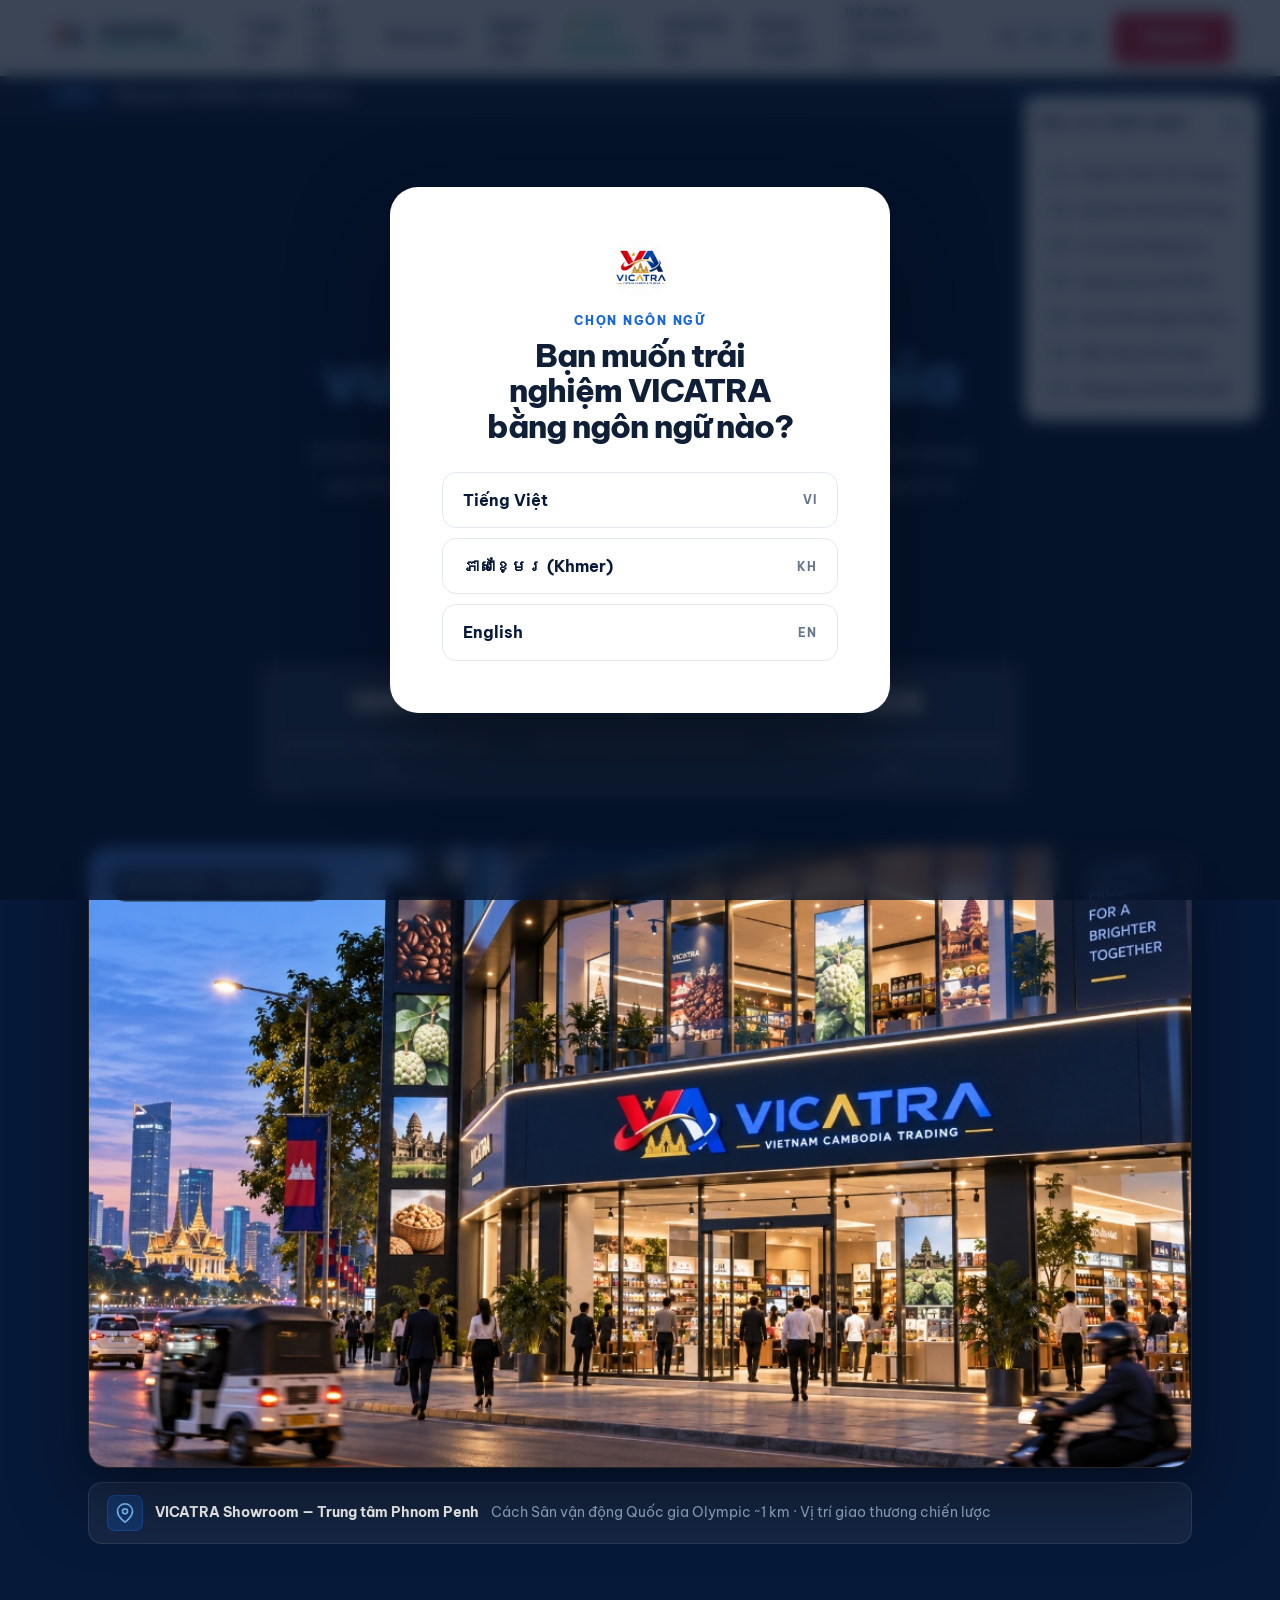
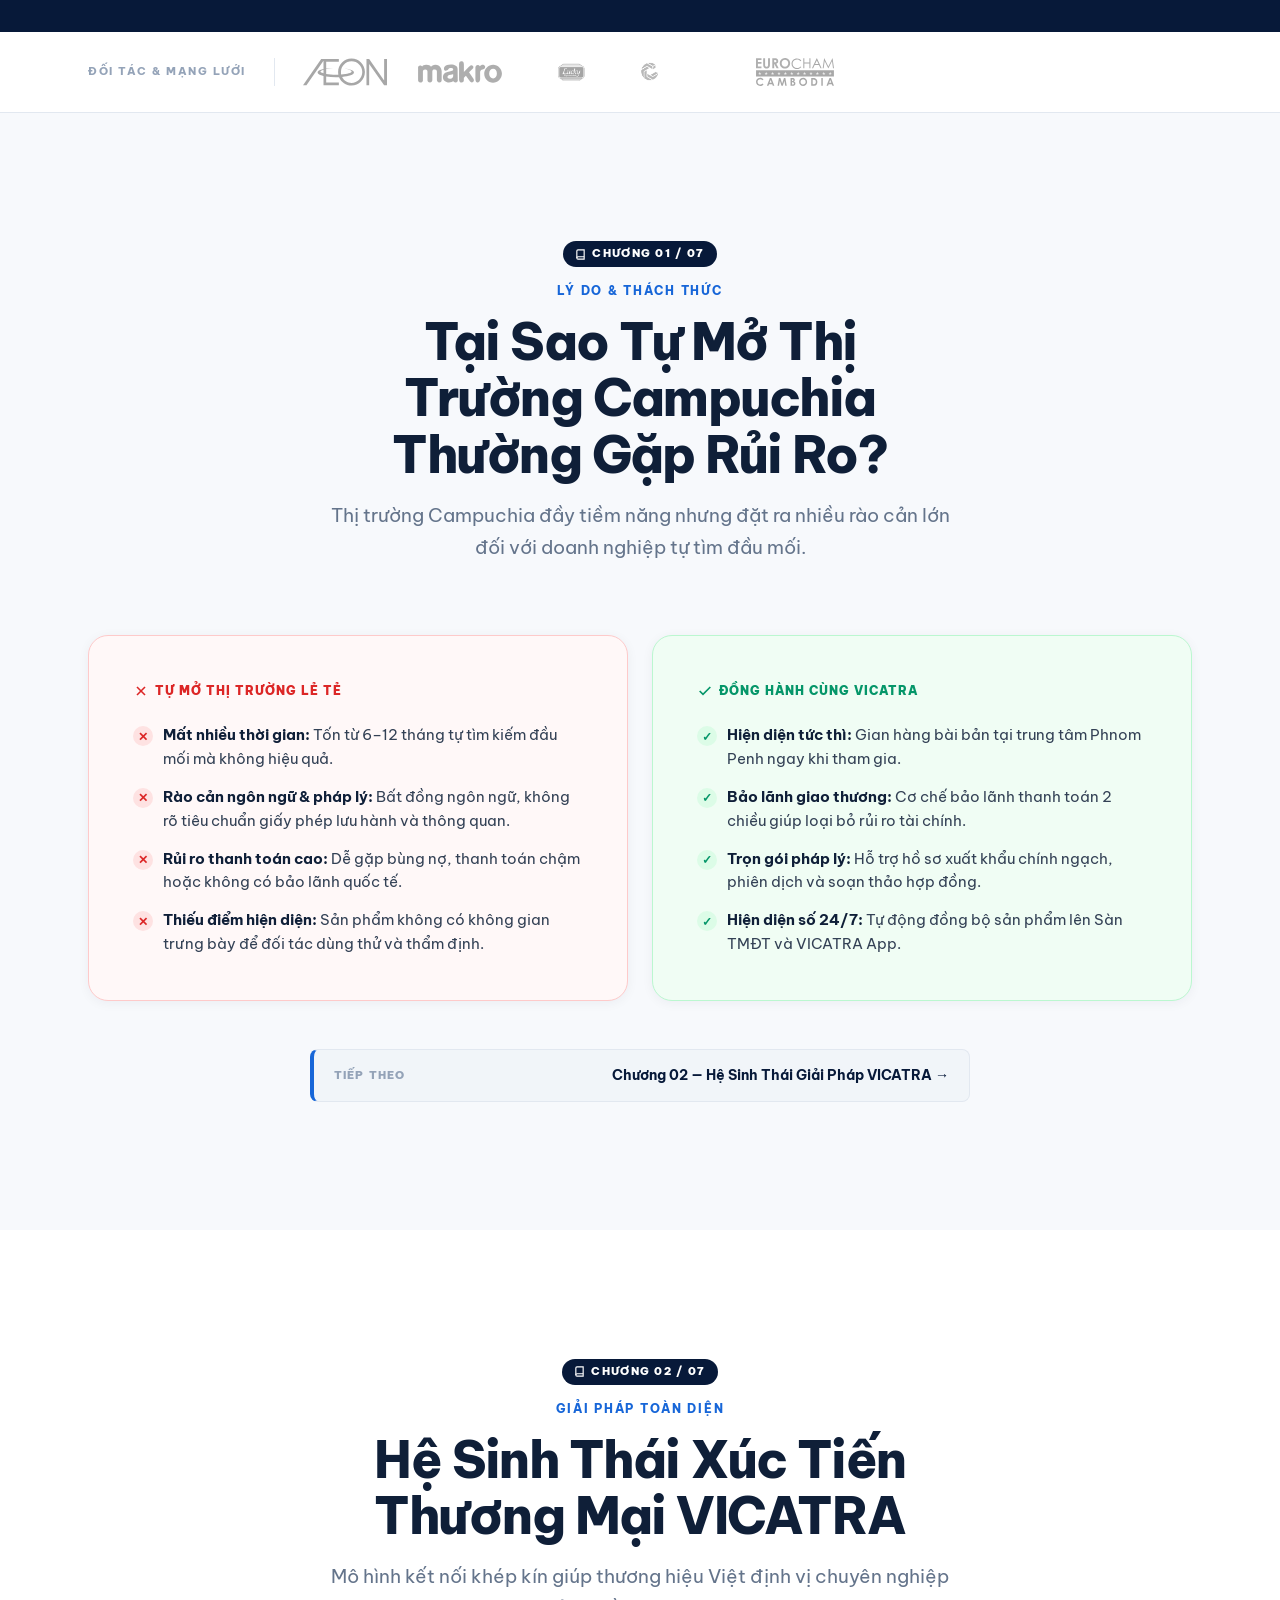
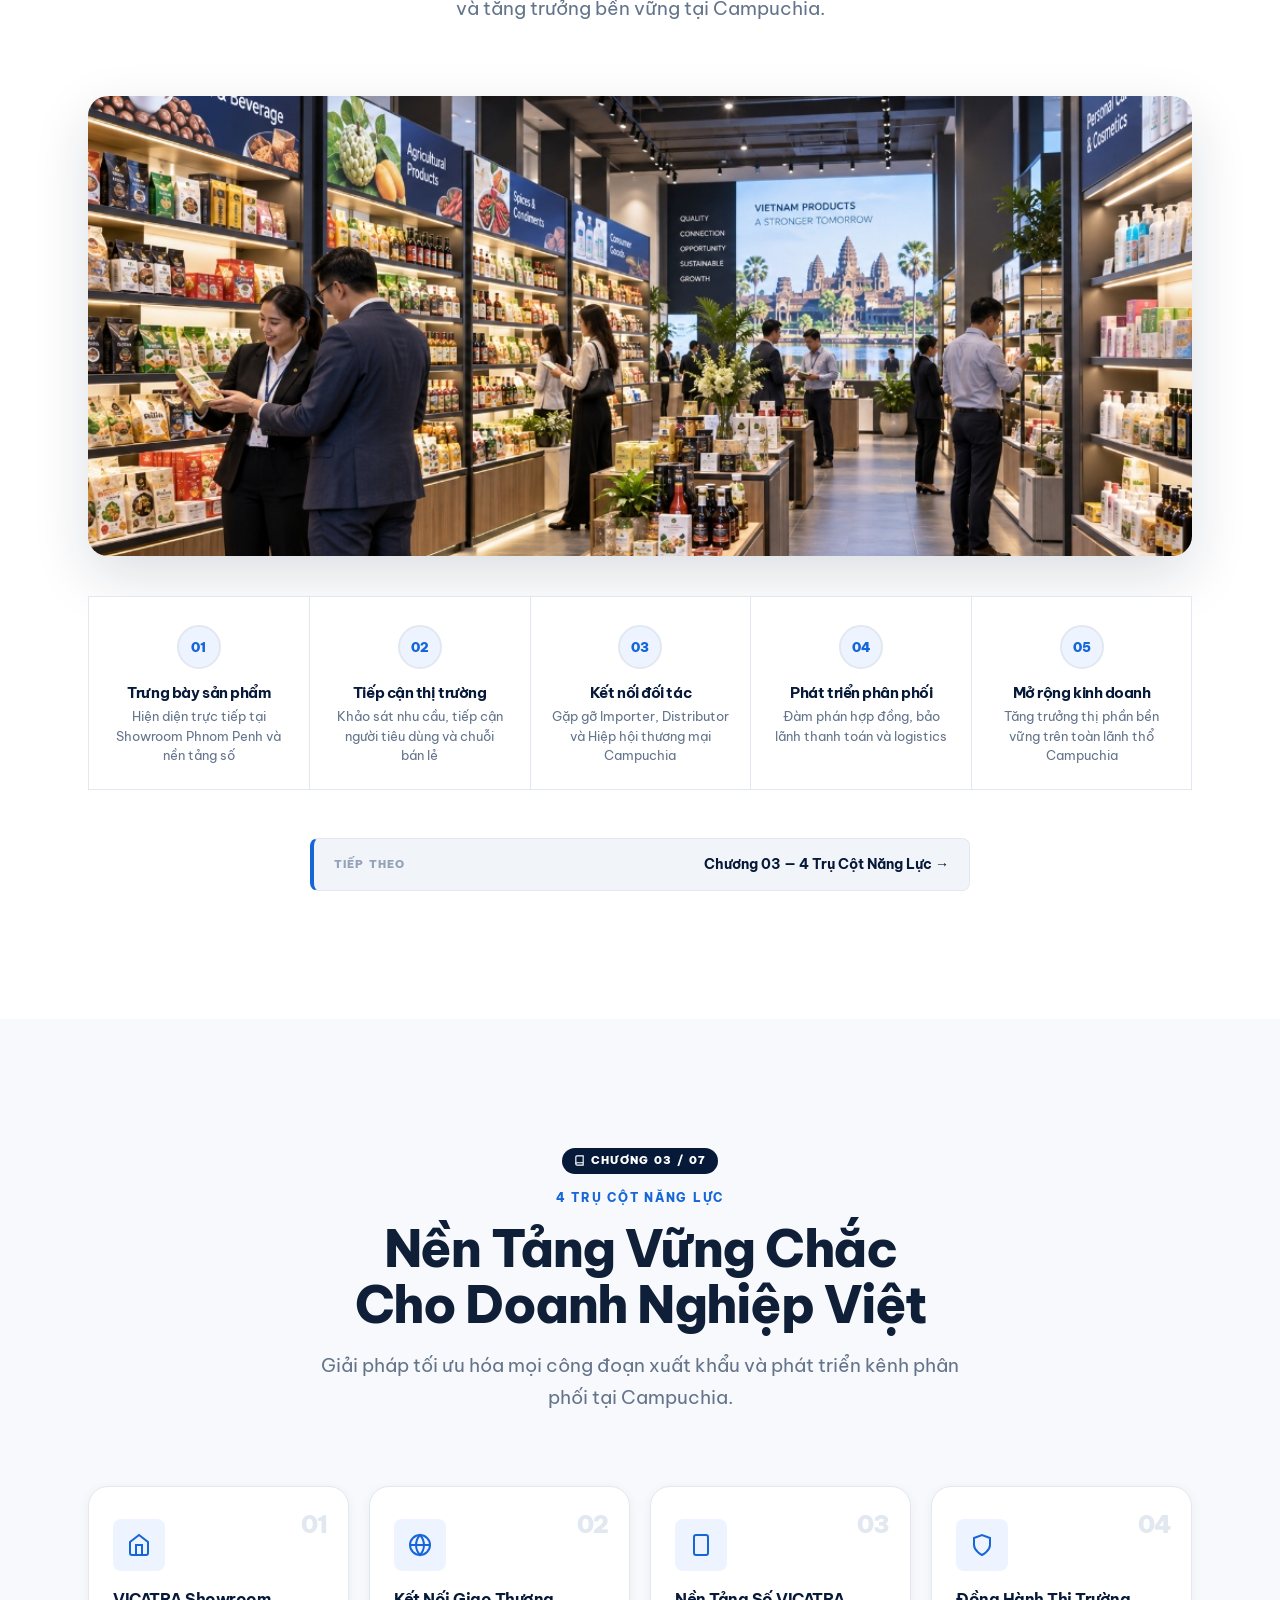
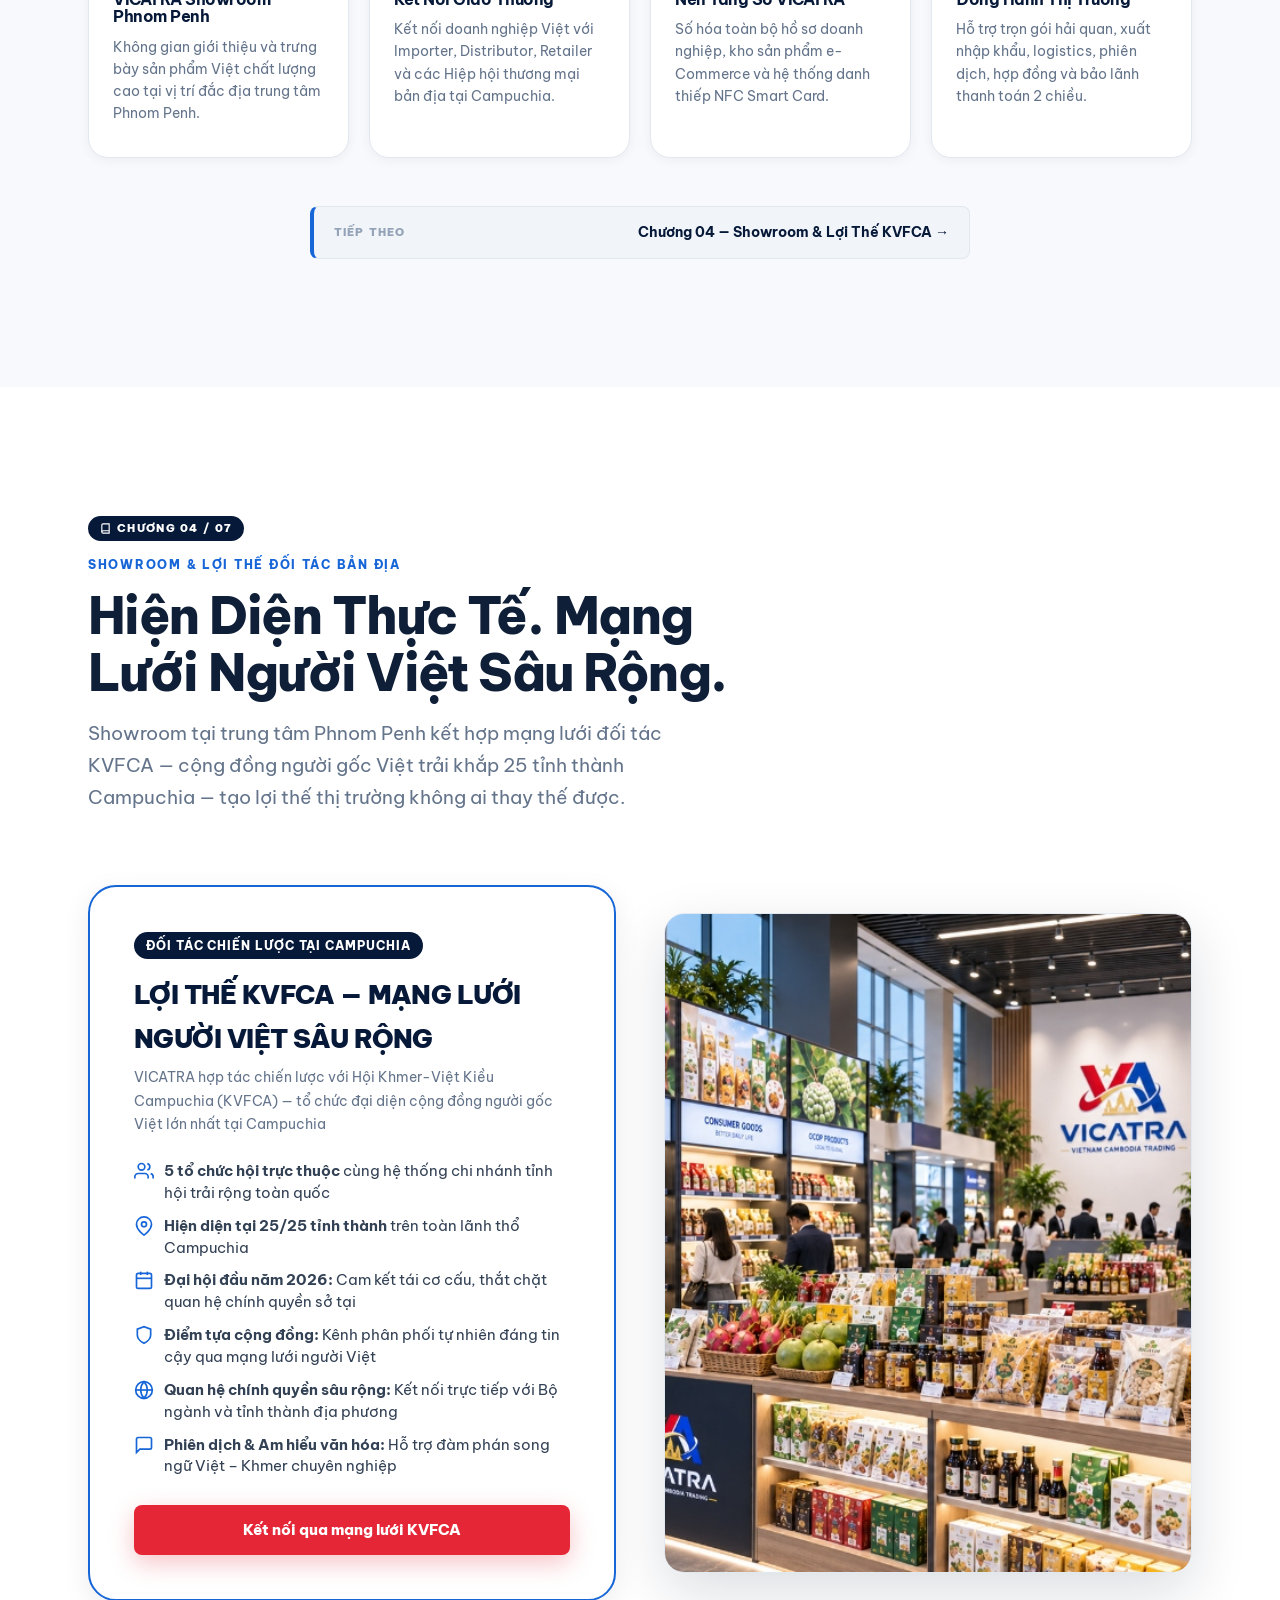
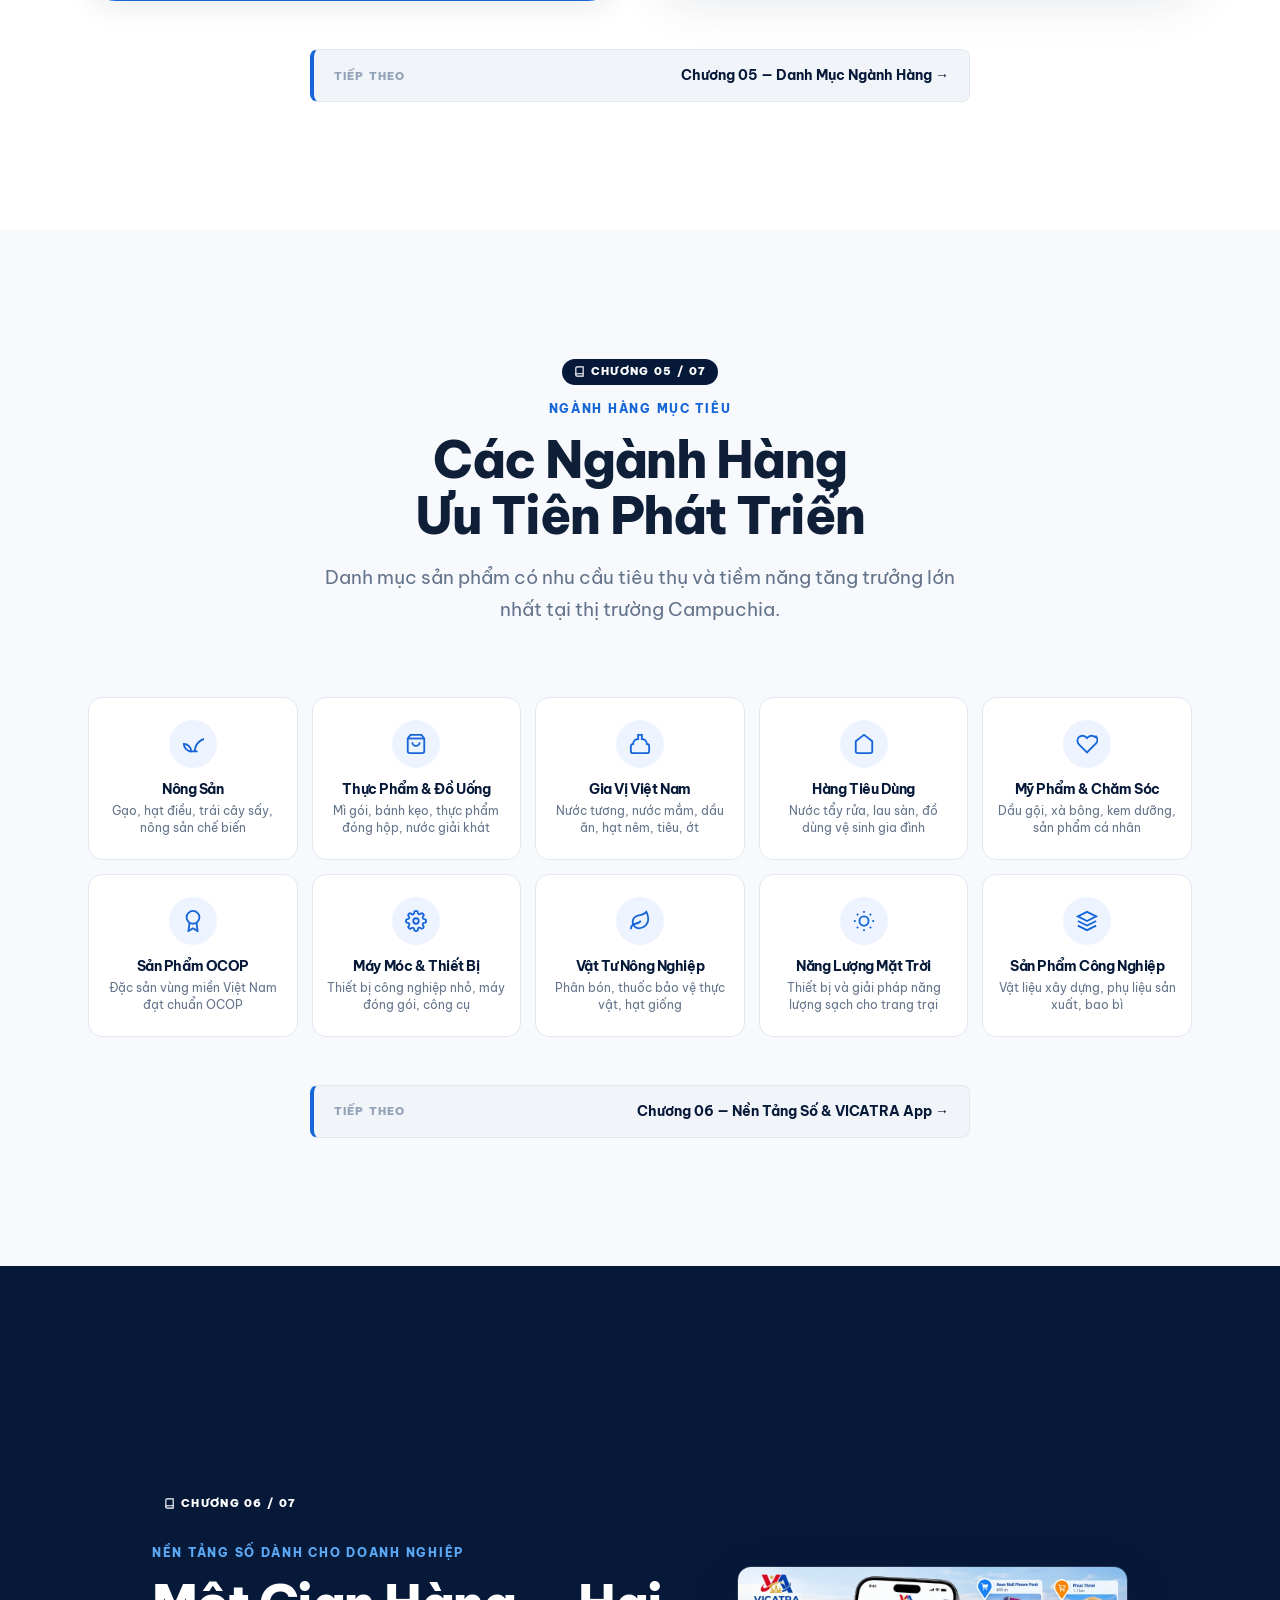
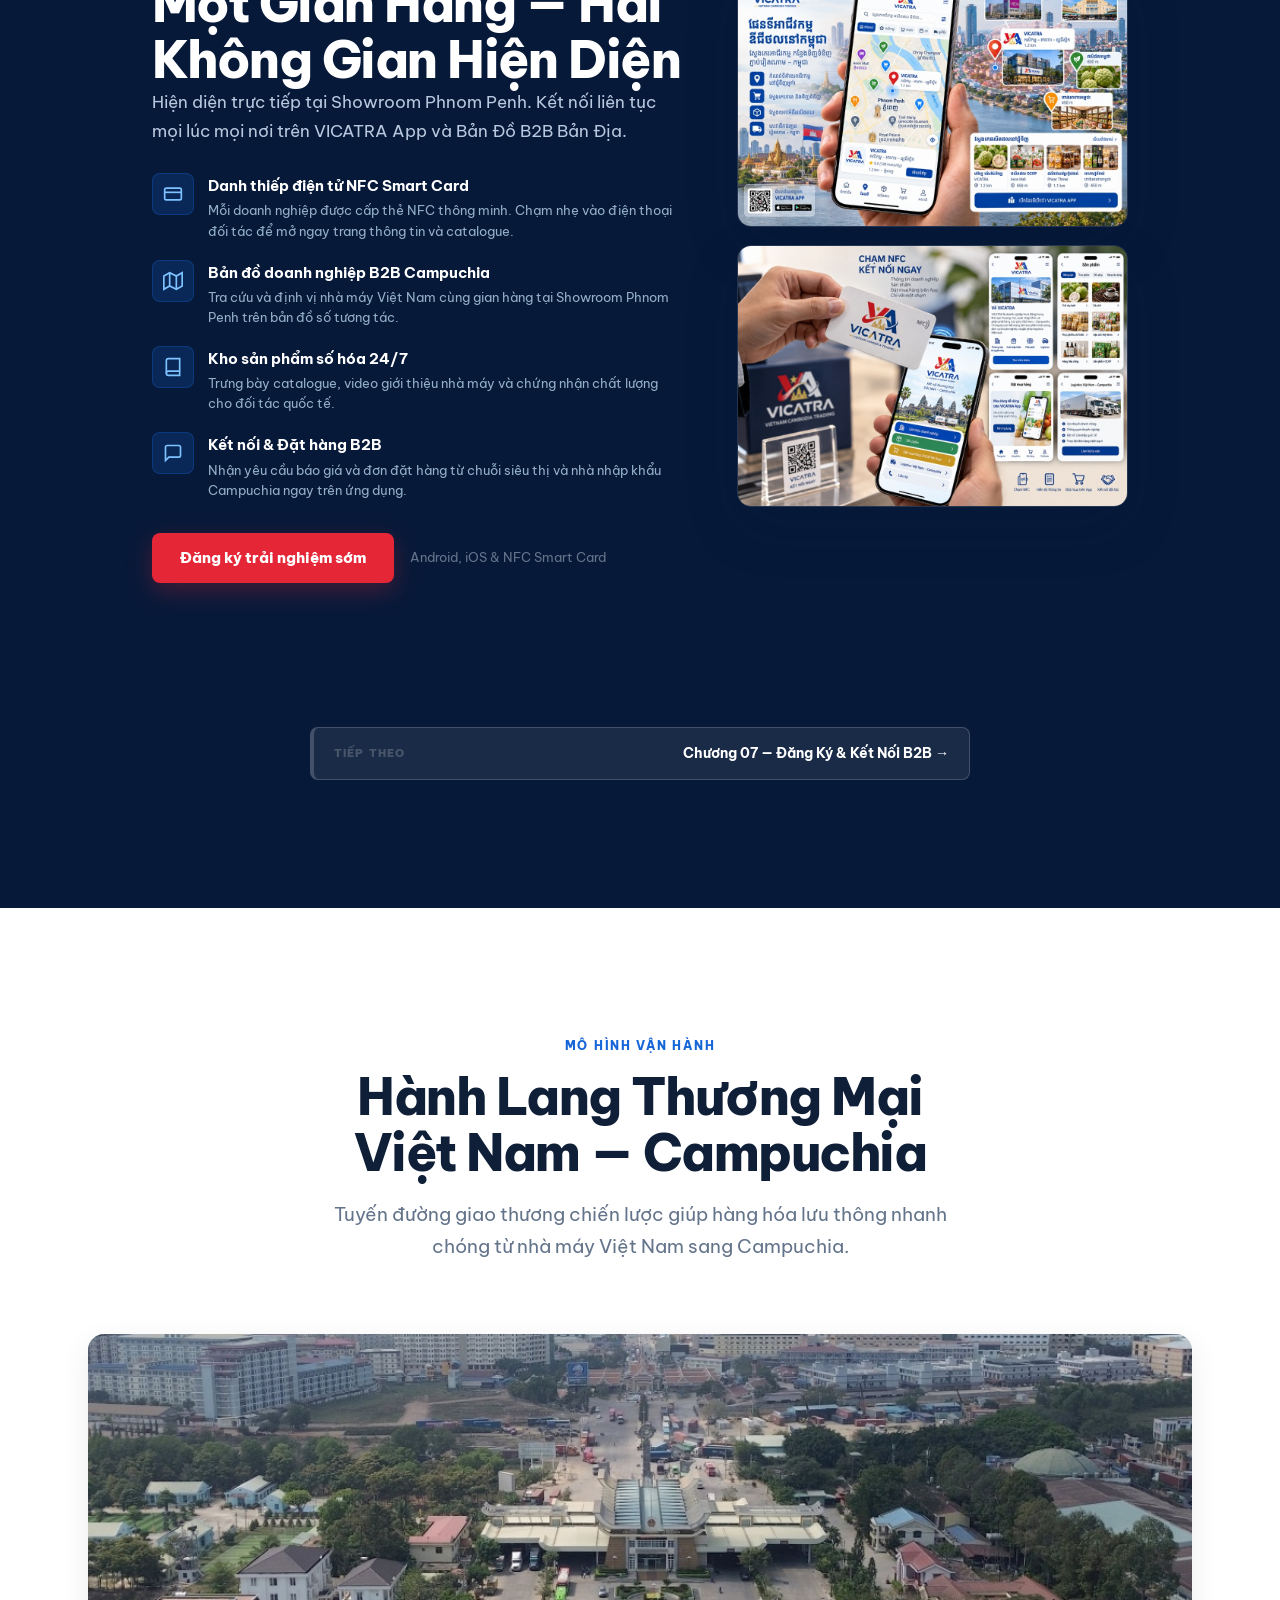
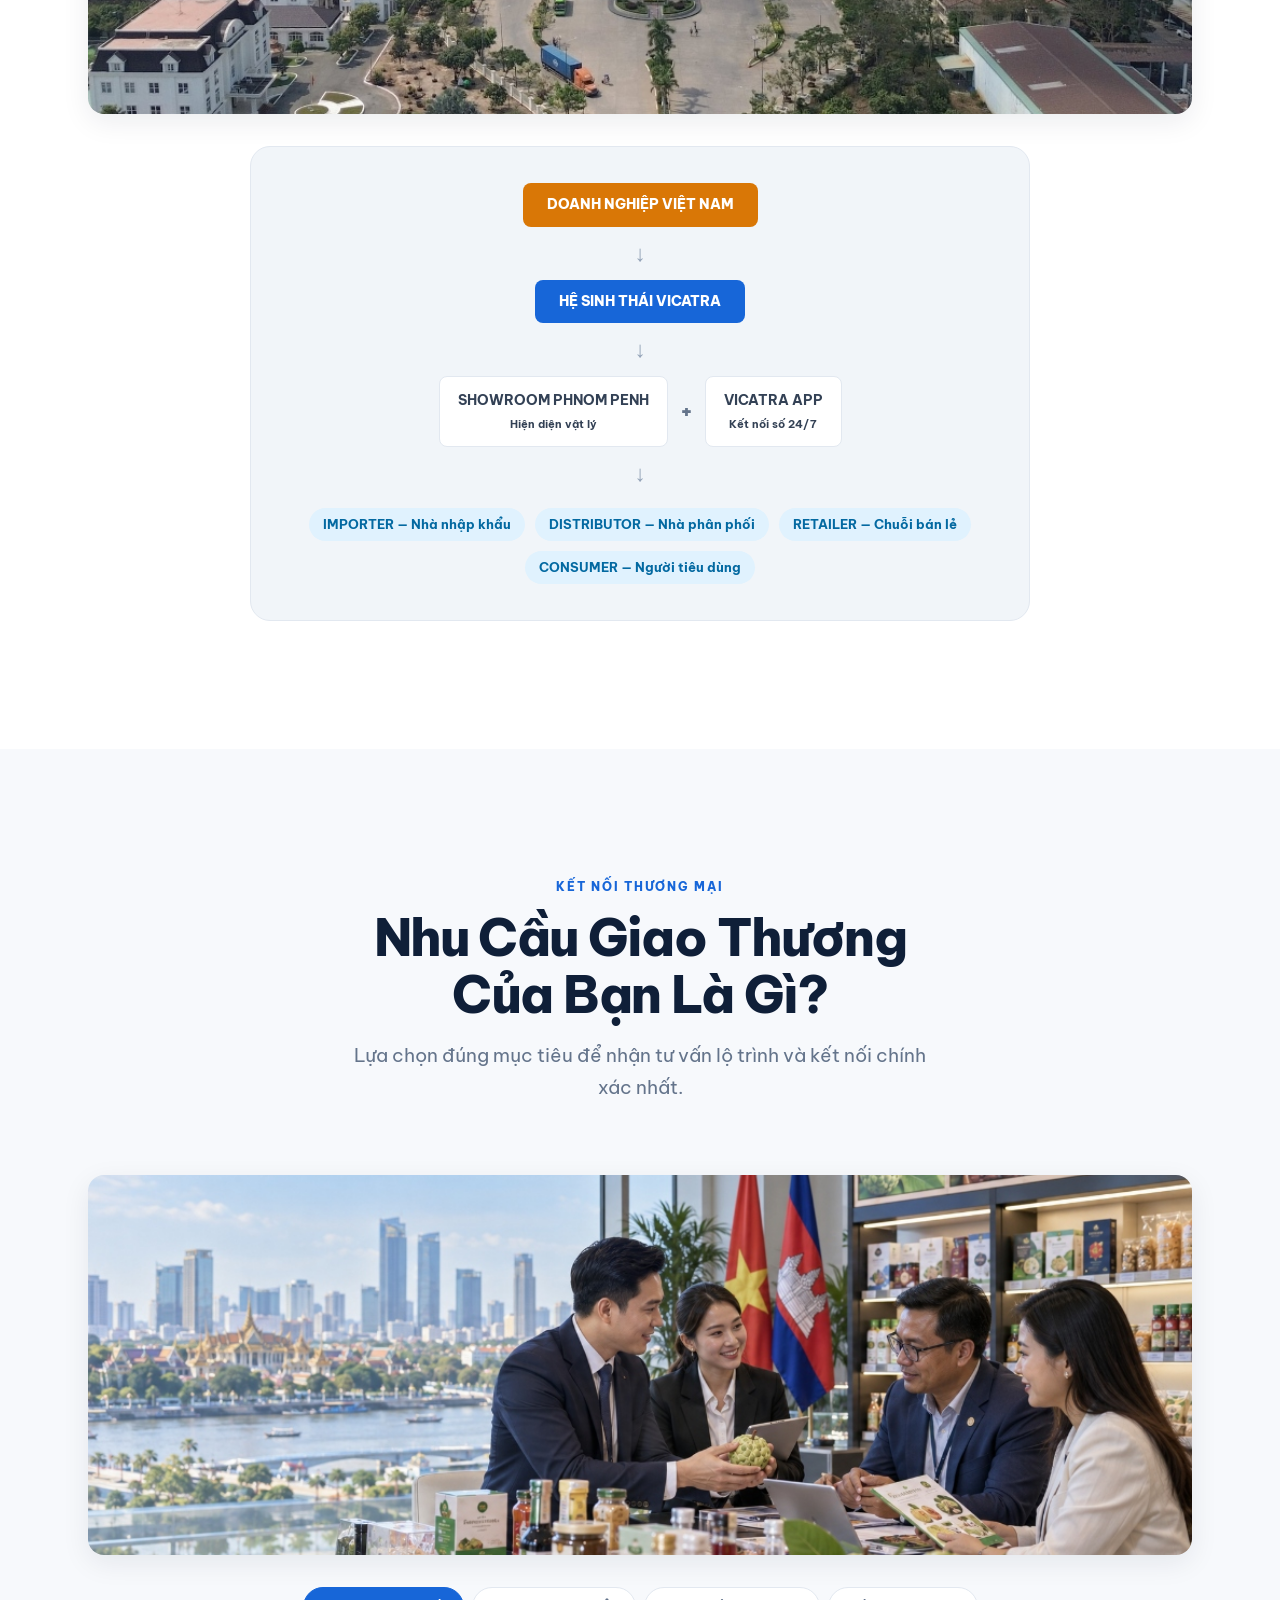
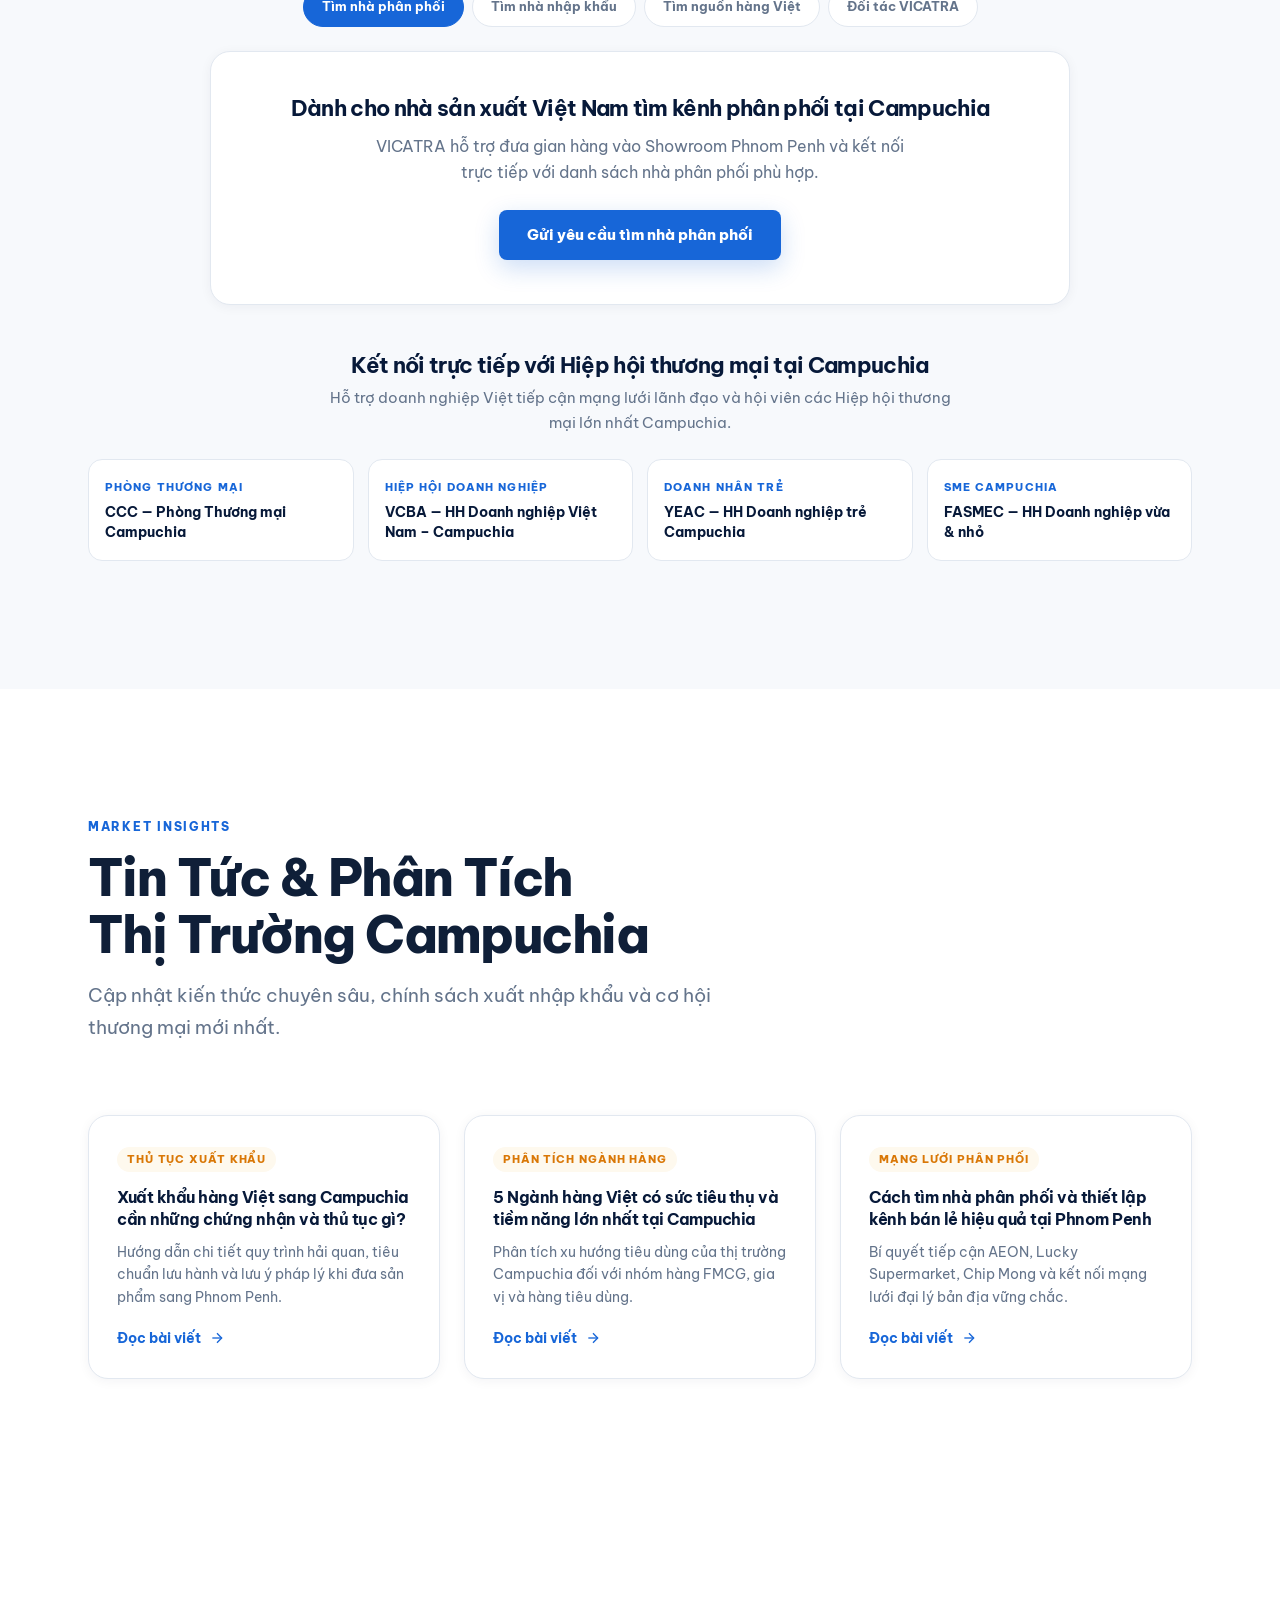
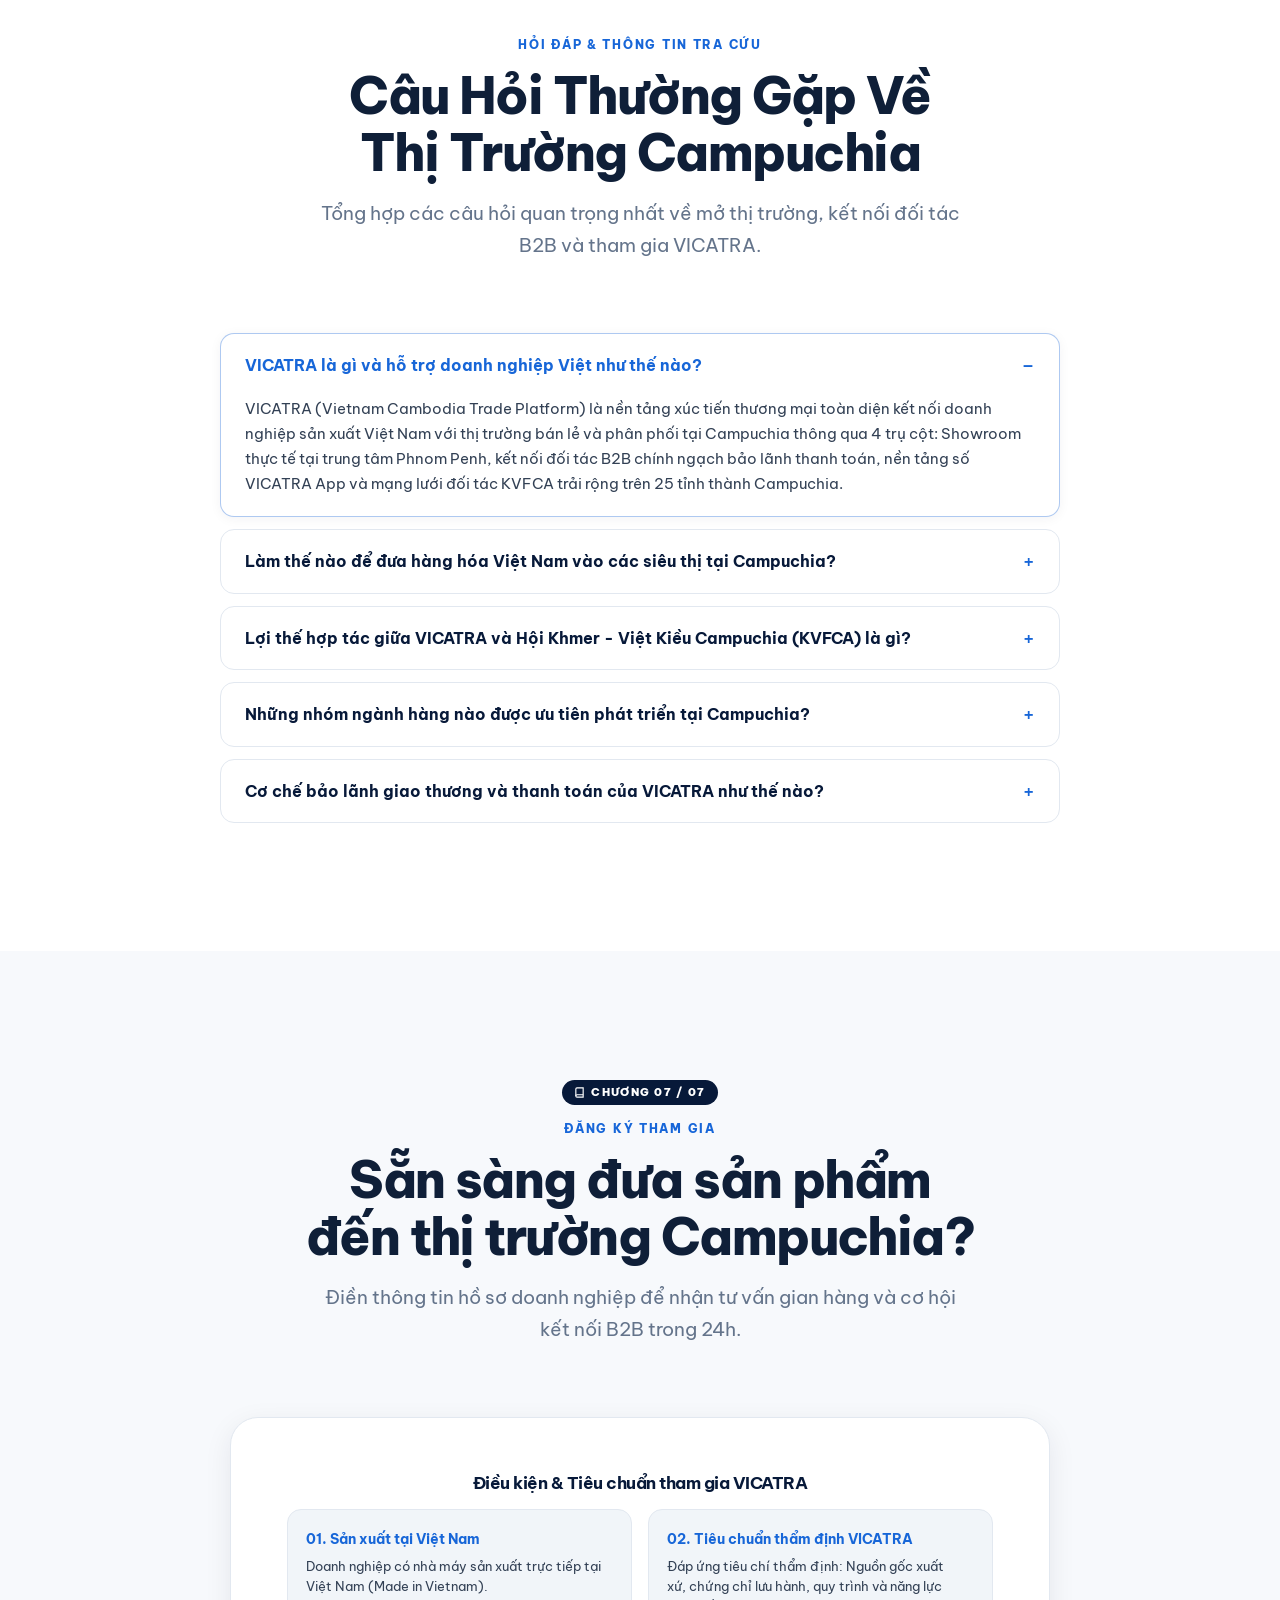
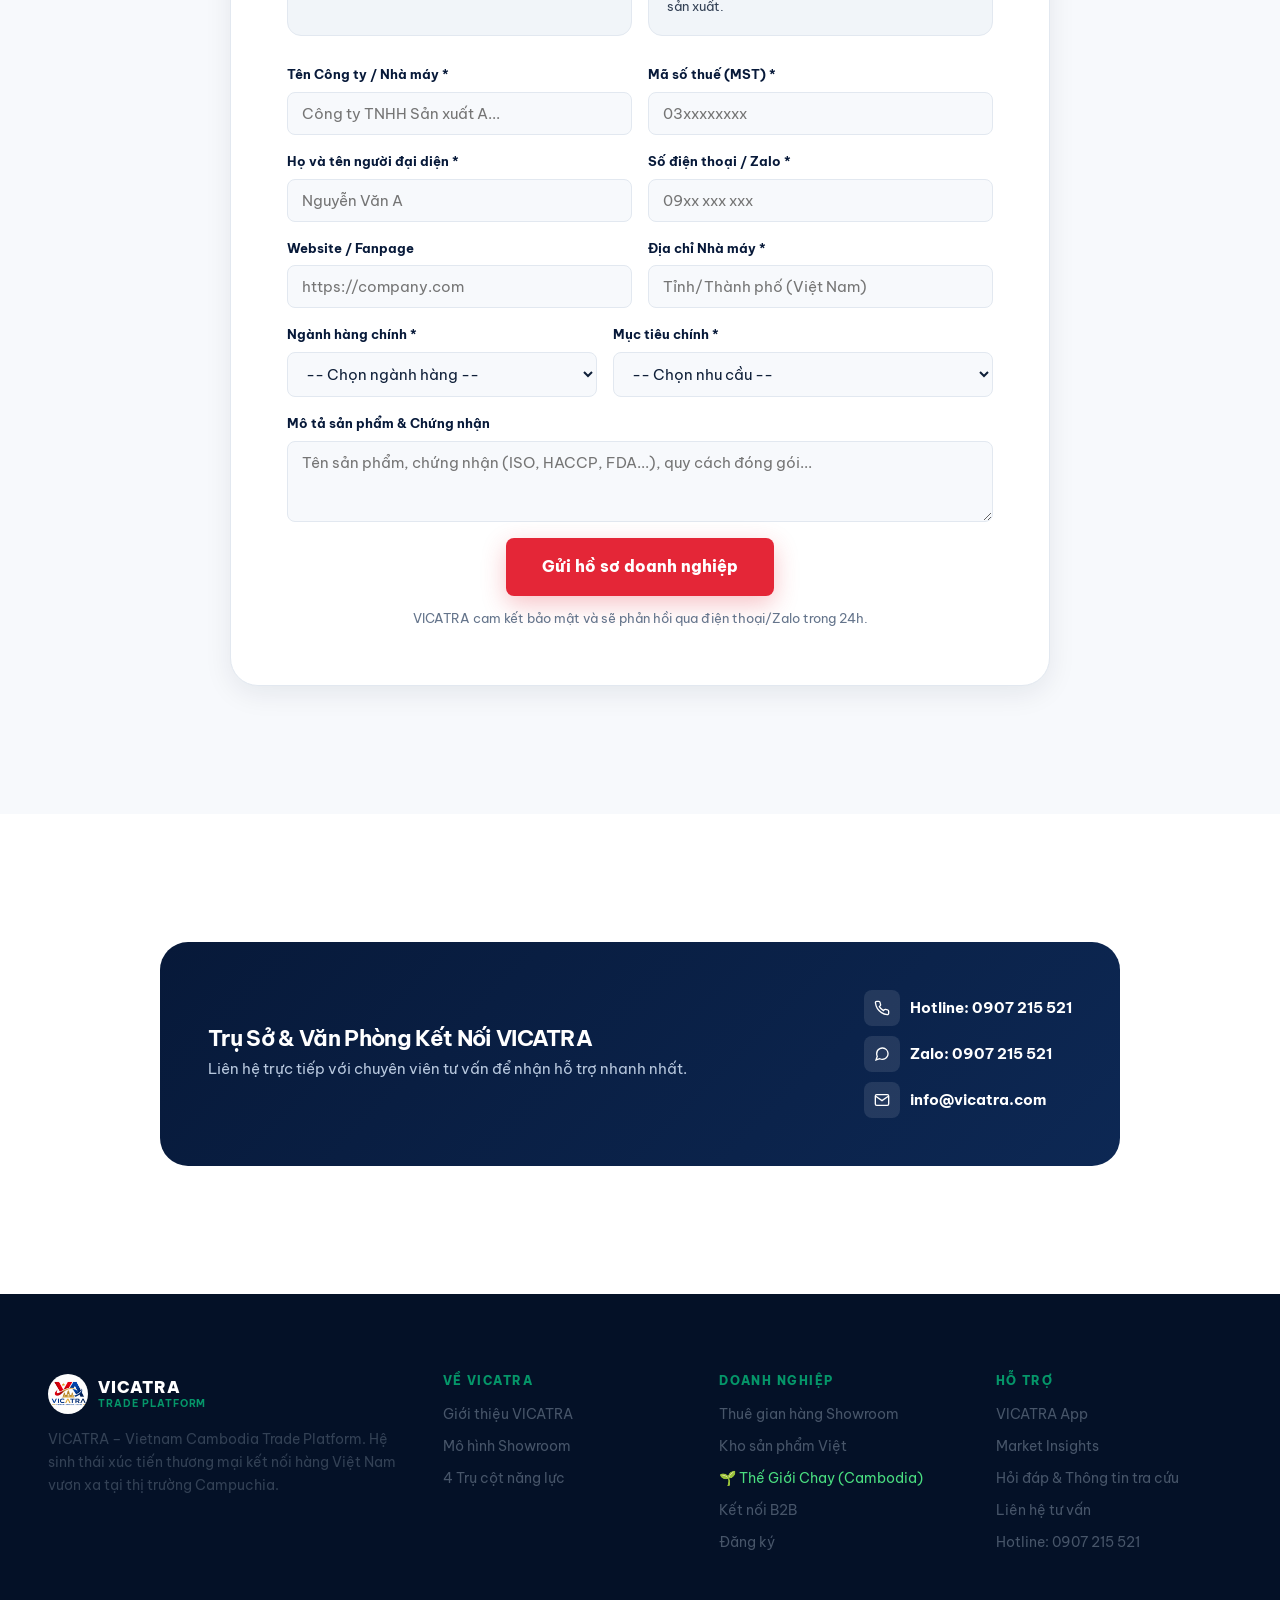
<file: index.html>
<!doctype html>
<html lang="vi">
<head>
  <meta charset="utf-8">
  <meta name="viewport" content="width=device-width, initial-scale=1">
  <title>VICATRA | Vietnam Cambodia Trade Platform — Kết Nối Hàng Việt, Mở Rộng Campuchia</title>
  <meta name="description" content="VICATRA – Nền tảng xúc tiến thương mại kết nối doanh nghiệp sản xuất Việt Nam với thị trường bán lẻ và phân phối tại Campuchia. Showroom Phnom Penh, B2B bảo lãnh thanh toán, VICATRA App & mạng lưới KVFCA 25 tỉnh thành.">
  <meta name="keywords" content="VICATRA, xuất khẩu sang Campuchia, đưa hàng vào siêu thị campuchia, showroom hàng việt phnom penh, kết nối B2B campuchia, xúc tiến thương mại việt nam campuchia, KVFCA, bán lẻ campuchia, mở thị trường campuchia">
  <meta name="author" content="VICATRA">
  <meta name="robots" content="index, follow, max-image-preview:large, max-snippet:-1, max-video-preview:-1">
  <meta name="theme-color" content="#071939">

  <!-- Canonical & Multilingual SEO (Hreflang) -->
  <link rel="canonical" href="https://vicatra.com/">
  <link rel="alternate" hreflang="x-default" href="https://vicatra.com/">
  <link rel="alternate" hreflang="vi" href="https://vicatra.com/">
  <link rel="alternate" hreflang="km" href="https://vicatra.com/">
  <link rel="alternate" hreflang="en" href="https://vicatra.com/">

  <!-- Geo Meta Tags for Phnom Penh & Ho Chi Minh -->
  <meta name="geo.region" content="KH-12;VN-SG">
  <meta name="geo.placename" content="Phnom Penh; Ho Chi Minh City">
  <meta name="geo.position" content="11.5564;104.9128">
  <meta name="ICBM" content="11.5564, 104.9128">

  <!-- Open Graph / Facebook / Zalo -->
  <meta property="og:type" content="website">
  <meta property="og:site_name" content="VICATRA Trade Platform">
  <meta property="og:url" content="https://vicatra.com/">
  <meta property="og:title" content="VICATRA | Kết nối hàng Việt – Vươn xa Campuchia">
  <meta property="og:description" content="Hệ sinh thái xúc tiến thương mại đưa hàng Việt vào 500+ siêu thị và chuỗi bán lẻ Campuchia qua Showroom Phnom Penh, B2B bảo lãnh thanh toán và mạng lưới KVFCA 25 tỉnh thành.">
  <meta property="og:image" content="https://vicatra.com/assets/og-vicatra.jpg">
  <meta property="og:image:width" content="1200">
  <meta property="og:image:height" content="630">
  <meta property="og:locale" content="vi_VN">
  <meta property="og:locale:alternate" content="km_KH">
  <meta property="og:locale:alternate" content="en_US">

  <!-- Twitter Card -->
  <meta name="twitter:card" content="summary_large_image">
  <meta name="twitter:site" content="@vicatra">
  <meta name="twitter:title" content="VICATRA | Vietnam Cambodia Trade Platform">
  <meta name="twitter:description" content="Nền tảng xúc tiến thương mại kết nối hàng Việt Nam với thị trường Campuchia qua Showroom Phnom Penh, B2B bảo lãnh thanh toán và VICATRA App.">
  <meta name="twitter:image" content="https://vicatra.com/assets/og-vicatra.jpg">

  <link rel="icon" href="assets/favicon-32.png">
  <link rel="apple-touch-icon" href="assets/apple-touch-icon.png">
  <link rel="manifest" href="site.webmanifest">

  <!-- JSON-LD Structured Data for AEO (Perplexity, ChatGPT, Gemini, Google SGE) -->
  <script type="application/ld+json">
  {
    "@context": "https://schema.org",
    "@graph": [
      {
        "@type": "Organization",
        "@id": "https://vicatra.com/#organization",
        "name": "VICATRA",
        "alternateName": [
          "Vietnam Cambodia Trade Platform",
          "Nền tảng Xúc tiến Thương mại Việt Nam Campuchia",
          "VICATRA B2B Trade Platform"
        ],
        "url": "https://vicatra.com/",
        "logo": {
          "@type": "ImageObject",
          "url": "https://vicatra.com/assets/logo-vicatra.png",
          "width": "200",
          "height": "200"
        },
        "description": "VICATRA là nền tảng xúc tiến thương mại kết nối doanh nghiệp Việt Nam với thị trường Campuchia qua Showroom Phnom Penh, kết nối đối tác B2B chính ngạch bảo lãnh thanh toán, VICATRA App và mạng lưới hợp tác KVFCA trên 25 tỉnh thành.",
        "contactPoint": [
          {
            "@type": "ContactPoint",
            "telephone": "+84-907-215-521",
            "contactType": "customer service",
            "areaServed": ["VN", "KH"],
            "availableLanguage": ["Vietnamese", "Khmer", "English"]
          }
        ]
      },
      {
        "@type": "WebSite",
        "@id": "https://vicatra.com/#website",
        "url": "https://vicatra.com/",
        "name": "VICATRA Trade Platform",
        "publisher": {
          "@id": "https://vicatra.com/#organization"
        },
        "inLanguage": ["vi", "km", "en"]
      },
      {
        "@type": "Place",
        "@id": "https://vicatra.com/#showroom",
        "name": "VICATRA Showroom Phnom Penh",
        "description": "Showroom trưng bày và giao thương sản phẩm Việt Nam tại trung tâm Phnom Penh, cách Sân vận động Quốc gia Olympic khoảng 1 km.",
        "address": {
          "@type": "PostalAddress",
          "addressLocality": "Phnom Penh",
          "addressCountry": "KH"
        },
        "geo": {
          "@type": "GeoCoordinates",
          "latitude": "11.5564",
          "longitude": "104.9128"
        }
      },
      {
        "@type": "FAQPage",
        "@id": "https://vicatra.com/#faq",
        "mainEntity": [
          {
            "@type": "Question",
            "name": "VICATRA là gì và hỗ trợ doanh nghiệp Việt như thế nào?",
            "acceptedAnswer": {
              "@type": "Answer",
              "text": "VICATRA (Vietnam Cambodia Trade Platform) là nền tảng xúc tiến thương mại toàn diện kết nối doanh nghiệp sản xuất Việt Nam với thị trường bán lẻ và phân phối tại Campuchia thông qua 4 trụ cột: Showroom thực tế tại trung tâm Phnom Penh, kết nối đối tác B2B chính ngạch bảo lãnh thanh toán, nền tảng số VICATRA App và mạng lưới đối tác KVFCA trải rộng trên 25 tỉnh thành Campuchia."
            }
          },
          {
            "@type": "Question",
            "name": "Làm thế nào để đưa hàng hóa Việt Nam vào các siêu thị tại Campuchia?",
            "acceptedAnswer": {
              "@type": "Answer",
              "text": "Doanh nghiệp có thể đăng ký thông tin với VICATRA để trưng bày sản phẩm trực tiếp tại Showroom Phnom Penh. VICATRA sẽ kết nối với các hệ thống bán lẻ đối tác lớn (như AEON, Makro, Lucky, Chip Mong), các nhà nhập khẩu và nhà phân phối bản địa, đồng thời hỗ trợ hồ sơ xuất khẩu chính ngạch, lưu hành và đàm phán hợp đồng song ngữ."
            }
          },
          {
            "@type": "Question",
            "name": "Lợi thế hợp tác giữa VICATRA và Hội Khmer - Việt Kiều Campuchia (KVFCA) là gì?",
            "acceptedAnswer": {
              "@type": "Answer",
              "text": "VICATRA hợp tác chiến lược với Hội Khmer-Việt Kiều Campuchia (KVFCA) — tổ chức có 5 hội trực thuộc và hệ thống chi nhánh tại 25/25 tỉnh thành Campuchia. Mạng lưới này mang lại lợi thế am hiểu văn hóa bản địa, quan hệ sâu rộng với chính quyền sở tại và kênh phân phối tự nhiên tin cậy cho hàng hóa Việt."
            }
          },
          {
            "@type": "Question",
            "name": "Những nhóm ngành hàng nào được ưu tiên phát triển tại Campuchia?",
            "acceptedAnswer": {
              "@type": "Answer",
              "text": "VICATRA tập trung hỗ trợ 10 nhóm ngành hàng chủ lực: Nông sản chế biến, Thực phẩm & Đồ uống (FMCG), Gia vị truyền thống, Hàng tiêu dùng gia đình, Mỹ phẩm & Chăm sóc cá nhân, Đặc sản OCOP, Máy móc thiết bị nhỏ, Vật tư nông nghiệp, Năng lượng mặt trời và Sản phẩm công nghiệp phụ trợ."
            }
          },
          {
            "@type": "Question",
            "name": "Cơ chế bảo lãnh giao thương và thanh toán của VICATRA như thế nào?",
            "acceptedAnswer": {
              "@type": "Answer",
              "text": "VICATRA áp dụng cơ chế bảo lãnh thanh toán 2 chiều giữa doanh nghiệp xuất khẩu Việt Nam và đối tác nhập khẩu/phân phối Campuchia, kết hợp hợp đồng thương mại song ngữ chuẩn mực và thẩm định đối tác thực tế, giúp loại bỏ triệt để rủi ro chậm trả hoặc rủi ro pháp lý xuyên biên giới."
            }
          }
        ]
      }
    ]
  }
  </script>

  <!-- Google Fonts: Be Vietnam Pro (VI/EN) + Noto Sans Khmer (KM) -->
  <link rel="preconnect" href="https://fonts.googleapis.com">
  <link rel="preconnect" href="https://fonts.gstatic.com" crossorigin>
  <link href="https://fonts.googleapis.com/css2?family=Be+Vietnam+Pro:ital,wght@0,400;0,500;0,600;0,700;0,800;0,900;1,400&family=Noto+Sans+Khmer:wght@400;500;600;700;800&display=swap" rel="stylesheet">

  <link rel="stylesheet" href="styles.css">
  <style>
    /* Khmer font override when language is km */
    html[lang="km"] body,
    html[lang="km"] h1,
    html[lang="km"] h2,
    html[lang="km"] h3,
    html[lang="km"] h4,
    html[lang="km"] p,
    html[lang="km"] a,
    html[lang="km"] button,
    html[lang="km"] .btn,
    html[lang="km"] label,
    html[lang="km"] input,
    html[lang="km"] textarea,
    html[lang="km"] select {
      font-family: 'Noto Sans Khmer', 'Be Vietnam Pro', sans-serif;
      line-height: 1.85;
      word-break: break-word;
      overflow-wrap: break-word;
    }
    html[lang="km"] h1 { line-height: 1.35; }
    html[lang="km"] h2 { line-height: 1.4; }
    /* Prevent orphaned words across all languages */
    h1, h2, h3 { text-wrap: balance; }
    p, .lead { text-wrap: pretty; }
    .no-widow { white-space: nowrap; }
  </style>
</head>
<body>

<!-- Reading Progress Bar -->
<div class="progress-bar" id="readingProgressBar"></div>

<!-- ═══ HEADER ═══════════════════════════════════════════════ -->
<header class="site-header">
  <div class="header-inner">
    <a class="brand" href="#top" aria-label="VICATRA Trade Platform">
      <img src="assets/logo-vicatra.png" alt="VICATRA">
      <div class="brand-text">
        <span class="brand-name">VICATRA</span>
        <span class="brand-tagline" data-i18n="brandTagline">Trade Platform</span>
      </div>
    </a>

    <nav class="nav" aria-label="Điều hướng chính">
      <a href="#top" data-i18n="navHome">Trang chủ</a>
      <a href="#about" data-i18n="navAbout">Hệ sinh thái</a>
      <a href="#showroom" data-i18n="navShowroom">Showroom</a>
      <a href="#categories" data-i18n="navCategories">Ngành hàng</a>
      <a href="the-gioi-chay" style="color: #10b981; font-weight: 700;">🌱 Thế Giới Chay</a>
      <a href="#app" data-i18n="navApp">VICATRA App</a>
      <a href="#insights" data-i18n="navInsights">Market Insights</a>
      <a href="#faq" data-i18n="faqLabel">Hỏi đáp</a>
    </nav>

    <div class="header-actions">
      <div class="lang-switch" aria-label="Chọn ngôn ngữ">
        <button class="active" type="button" data-lang="vi">VI</button>
        <button type="button" data-lang="km">KH</button>
        <button type="button" data-lang="en">EN</button>
      </div>
      <a class="btn btn--primary header-cta" href="#register" data-i18n="navCta">Đăng ký</a>
      <button class="hamburger" type="button" aria-label="Mở menu" aria-expanded="false">
        <span></span><span></span><span></span>
      </button>
    </div>
  </div>
</header>

<!-- Reading Status Bar -->
<div class="reading-bar" id="readingStatusBar">
  <div class="reading-bar-inner">
    <div class="reading-bar-current">
      <span class="reading-ch-pill" id="readingChPill">01/07</span>
      <strong class="reading-bar-title" id="currentChapterTitle" data-i18n="readingIntro">Tổng quan VICATRA Trade Platform</strong>
    </div>

    <!-- Mobile Table of Contents button / remaining count -->
    <button class="reading-mobile-toggle" id="readingMobileToggle" type="button" aria-label="Xem mục lục cuốn sách">
      <span class="remaining-text" id="remainingCountText">Còn 6 phần</span>
      <span class="toc-icon">☰</span>
    </button>

    <div class="reading-bar-next" id="readingBarNext">
      <span class="next-tag" data-i18n="readingNext">Tiếp theo:</span>
      <a href="#reason" id="nextChapterLink" data-i18n="ch01Title">Chương 01: Thách Thức Thị Trường →</a>
    </div>
  </div>
</div>

<!-- Chapter Navigator Sidebar (Desktop) -->
<aside class="chapter-nav" id="chapterNavigator" aria-label="Mục lục">
  <div class="chapter-nav-head">
    <span data-i18n="navToc">Mục lục hành trình</span>
    <button class="chapter-nav-toggle" id="chapterNavToggle" type="button">◀</button>
  </div>
  <ul class="chapter-nav-list">
    <li><a href="#reason" data-chapter="1"><span class="ch-num">01</span><span data-i18n="ch01Short">Thách Thức</span></a></li>
    <li><a href="#about" data-chapter="2"><span class="ch-num">02</span><span data-i18n="ch02Short">Giải Pháp</span></a></li>
    <li><a href="#pillars" data-chapter="3"><span class="ch-num">03</span><span data-i18n="ch03Short">4 Trụ Cột</span></a></li>
    <li><a href="#showroom" data-chapter="4"><span class="ch-num">04</span><span data-i18n="ch04Short">Showroom</span></a></li>
    <li><a href="#categories" data-chapter="5"><span class="ch-num">05</span><span data-i18n="ch05Short">Ngành Hàng</span></a></li>
    <li><a href="#app" data-chapter="6"><span class="ch-num">06</span><span data-i18n="ch06Short">Nền Tảng Số</span></a></li>
    <li><a href="#register" data-chapter="7"><span class="ch-num">07</span><span data-i18n="ch07Short">Đăng Ký</span></a></li>
  </ul>
</aside>

<!-- Mobile Chapter Bottom Sheet (Mục lục hành trình trên Mobile) -->
<div class="chapter-sheet" id="chapterSheet" aria-hidden="true">
  <div class="sheet-backdrop" id="sheetBackdrop"></div>
  <div class="sheet-panel">
    <div class="sheet-handle"></div>
    <div class="sheet-header">
      <div>
        <span class="sheet-eyebrow" data-i18n="sheetProgress">TIẾN TRÌNH ĐỌC</span>
        <h3 class="sheet-title" id="sheetTitleSummary">Chương 01 / 07 · Còn 6 phần</h3>
      </div>
      <button class="sheet-close" id="sheetClose" type="button" aria-label="Đóng mục lục">×</button>
    </div>

    <!-- Visual 7-step dot line -->
    <div class="sheet-progress-wrap">
      <div class="sheet-progress-bar">
        <div class="sheet-progress-fill" id="sheetProgressFill" style="width: 14%;"></div>
      </div>
      <div class="sheet-dots" id="sheetDots">
        <span class="dot active">1</span>
        <span class="dot">2</span>
        <span class="dot">3</span>
        <span class="dot">4</span>
        <span class="dot">5</span>
        <span class="dot">6</span>
        <span class="dot">7</span>
      </div>
    </div>

    <!-- Chapter list with interactive status -->
    <div class="sheet-list" id="sheetList">
      <!-- Generated dynamically by script.js -->
    </div>

    <div class="sheet-footer">
      <a class="btn btn--primary" href="#register" style="width:100%;justify-content:center" data-i18n="heroPrimary">Đăng ký doanh nghiệp</a>
    </div>
  </div>
</div>

<!-- Mobile Floating Reader Indicator (Sticky bottom pill) -->
<button class="mobile-reader-pill" id="mobileReaderPill" type="button" aria-label="Xem tiến trình đọc">
  <span class="pill-ch" id="pillCh">01/07</span>
  <span class="pill-title" id="pillTitle">Chương 01: Thách Thức</span>
  <span class="pill-remaining" id="pillRemaining">Còn 6 phần ▴</span>
</button>

<!-- Mobile Drawer -->
<div class="mobile-drawer" id="mobileDrawer">
  <div class="drawer-backdrop"></div>
  <div class="drawer-panel">
    <div class="drawer-header">
      <div class="brand">
        <img src="assets/logo-vicatra.png" alt="VICATRA" style="width:36px;height:36px;border-radius:50%">
        <strong style="color:var(--navy);font-size:1rem;font-weight:900;letter-spacing:.05em">VICATRA</strong>
      </div>
      <button class="drawer-close" type="button" aria-label="Đóng menu">×</button>
    </div>
    <nav class="drawer-nav">
      <a href="#top" data-i18n="navHome">Trang chủ</a>
      <a href="#about" data-i18n="navAbout">Hệ sinh thái</a>
      <a href="#showroom" data-i18n="navShowroom">Showroom</a>
      <a href="#categories" data-i18n="navCategories">Ngành hàng</a>
      <a href="#app" data-i18n="navApp">VICATRA App</a>
      <a href="#insights" data-i18n="navInsights">Market Insights</a>
      <a href="#faq" data-i18n="faqLabel">Hỏi đáp</a>
      <a href="#trade" data-i18n="navTrade">Kết nối giao thương</a>
      <a href="#contact" data-i18n="navContact">Liên hệ</a>
    </nav>
    <div class="drawer-footer">
      <a class="btn btn--primary" href="#register" style="width:100%;justify-content:center" data-i18n="navCta">Đăng ký</a>
      <a href="tel:0907215521" style="font-weight:700;color:var(--navy);font-size:.9rem">☎ 0907 215 521</a>
    </div>
  </div>
</div>

<main id="top">

<!-- ═══ HERO ══════════════════════════════════════════════════ -->
<section class="hero">
  <div class="container">
    <div class="hero-copy reveal">
      <p class="hero-eyebrow" data-i18n="heroEyebrow">CONNECT VIETNAM · GROW IN CAMBODIA</p>
      <h1 data-i18n-html="heroTitle">Đưa hàng Việt<br><span>vươn xa Campuchia</span></h1>
      <p class="hero-sub" data-i18n="heroLead">VICATRA kết nối doanh nghiệp Việt Nam với thị trường Campuchia thông qua Showroom Phnom Penh, xúc tiến thương mại B2B, nền tảng số và VICATRA App.</p>
      <div class="hero-actions">
        <a class="btn btn--primary btn--lg" href="#register" data-i18n="heroPrimary">Đăng ký doanh nghiệp</a>
        <a class="btn btn--outline" href="#about" data-i18n="heroSecondary">Khám phá lộ trình</a>
      </div>
      <div class="hero-stats">
        <div class="hero-stat">
          <strong data-i18n="stat1Num">18M+</strong>
          <span data-i18n="stat1Label">Dân số thị trường Campuchia tiếp cận</span>
        </div>
        <div class="hero-stat">
          <strong data-i18n="stat2Num">4</strong>
          <span data-i18n="stat2Label">Hiệp hội thương mại đối tác bản địa</span>
        </div>
        <div class="hero-stat">
          <strong data-i18n="stat3Num">B2B</strong>
          <span data-i18n="stat3Label">Kết nối chính ngạch bảo lãnh thanh toán</span>
        </div>
      </div>
    </div>

    <div class="hero-visual-frame reveal">
      <div class="hero-visual-box">
        <div class="route-label">
          <span data-i18n="routeFrom">HỒ CHÍ MINH</span>
          <span class="route-line"></span>
          <span data-i18n="routeTo">PHNOM PENH</span>
        </div>
        <img src="assets/vicatra-exterior-showroom.jpg" alt="Showroom VICATRA tại Phnom Penh" class="hero-full-img">
      </div>
      <div class="hero-badge-bar">
        <div class="hero-badge-icon">
          <svg width="20" height="20" viewBox="0 0 24 24" fill="none" stroke="currentColor" stroke-width="2"><path d="M21 10c0 7-9 13-9 13s-9-6-9-13a9 9 0 0 1 18 0z"/><circle cx="12" cy="10" r="3"/></svg>
        </div>
        <div class="hero-badge-text">
          <strong data-i18n="heroBadgeTitle">VICATRA Showroom — Trung tâm Phnom Penh</strong>
          <span data-i18n="heroBadgeSub">Cách Sân vận động Quốc gia Olympic ~1 km · Vị trí giao thương chiến lược</span>
        </div>
      </div>
    </div>
  </div>
</section>

<!-- Logo Strip -->
<div class="logo-strip">
  <div class="logo-strip-inner">
    <span class="logo-strip-label" data-i18n="partnersLabel">Đối tác &amp; Mạng lưới</span>
    <span class="logo-strip-sep"></span>
    <div class="logo-strip-logos">
      <img src="assets/logo-aeon.svg" alt="AEON Cambodia">
      <img src="assets/logo-makro.svg" alt="Makro">
      <img src="assets/logo-lucky.png" alt="Lucky Supermarket">
      <img src="assets/logo-chipmong.png" alt="Chip Mong">
      <img src="assets/logo-eurocham.svg" alt="EuroCham Cambodia">
    </div>
  </div>
</div>

<!-- ═══ CH01: THÁCH THỨC ══════════════════════════════════════ -->
<section class="section section--gray" id="reason">
  <div class="container">
    <div class="section-head center reveal">
      <span class="chapter-badge">
        <svg width="11" height="11" viewBox="0 0 24 24" fill="none" stroke="currentColor" stroke-width="2.5"><path d="M4 19.5A2.5 2.5 0 0 1 6.5 17H20"/><path d="M6.5 2H20v20H6.5A2.5 2.5 0 0 1 4 19.5v-15A2.5 2.5 0 0 1 6.5 2z"/></svg>
        <span data-i18n="chBadge1">CHƯƠNG 01 / 07</span>
      </span>
      <span class="label" data-i18n="ch01Label">Lý do &amp; Thách thức</span>
      <h2 data-i18n="ch01Heading">Tại Sao Tự Mở Thị Trường Campuchia Thường Gặp Rủi Ro?</h2>
      <p class="lead" data-i18n="ch01Lead">Thị trường Campuchia đầy tiềm năng nhưng đặt ra nhiều rào cản lớn đối với doanh nghiệp tự tìm đầu mối.</p>
    </div>

    <div class="compare-grid reveal">
      <div class="compare-card compare-card--problem">
        <div class="compare-card-tag">
          <svg width="16" height="16" viewBox="0 0 24 24" fill="none" stroke="currentColor" stroke-width="2.5"><line x1="18" y1="6" x2="6" y2="18"/><line x1="6" y1="6" x2="18" y2="18"/></svg>
          <span data-i18n="problemTitle">Tự mở thị trường lẻ tẻ</span>
        </div>
        <ul class="compare-list">
          <li><span class="compare-dot">✕</span><span><strong data-i18n="p1Bold">Mất nhiều thời gian:</strong> <span data-i18n="p1Text">Tốn từ 6–12 tháng tự tìm kiếm đầu mối mà không hiệu quả.</span></span></li>
          <li><span class="compare-dot">✕</span><span><strong data-i18n="p2Bold">Rào cản ngôn ngữ &amp; pháp lý:</strong> <span data-i18n="p2Text">Bất đồng ngôn ngữ, không rõ tiêu chuẩn giấy phép lưu hành và thông quan.</span></span></li>
          <li><span class="compare-dot">✕</span><span><strong data-i18n="p3Bold">Rủi ro thanh toán cao:</strong> <span data-i18n="p3Text">Dễ gặp bùng nợ, thanh toán chậm hoặc không có bảo lãnh quốc tế.</span></span></li>
          <li><span class="compare-dot">✕</span><span><strong data-i18n="p4Bold">Thiếu điểm hiện diện:</strong> <span data-i18n="p4Text">Sản phẩm không có không gian trưng bày để đối tác dùng thử và thẩm định.</span></span></li>
        </ul>
      </div>

      <div class="compare-card compare-card--solution">
        <div class="compare-card-tag">
          <svg width="16" height="16" viewBox="0 0 24 24" fill="none" stroke="currentColor" stroke-width="2.5"><polyline points="20 6 9 17 4 12"/></svg>
          <span data-i18n="solutionTitle">Đồng hành cùng VICATRA</span>
        </div>
        <ul class="compare-list">
          <li><span class="compare-dot">✓</span><span><strong data-i18n="s1Bold">Hiện diện tức thì:</strong> <span data-i18n="s1Text">Gian hàng bài bản tại trung tâm Phnom Penh ngay khi tham gia.</span></span></li>
          <li><span class="compare-dot">✓</span><span><strong data-i18n="s2Bold">Bảo lãnh giao thương:</strong> <span data-i18n="s2Text">Cơ chế bảo lãnh thanh toán 2 chiều giúp loại bỏ rủi ro tài chính.</span></span></li>
          <li><span class="compare-dot">✓</span><span><strong data-i18n="s3Bold">Trọn gói pháp lý:</strong> <span data-i18n="s3Text">Hỗ trợ hồ sơ xuất khẩu chính ngạch, phiên dịch và soạn thảo hợp đồng.</span></span></li>
          <li><span class="compare-dot">✓</span><span><strong data-i18n="s4Bold">Hiện diện số 24/7:</strong> <span data-i18n="s4Text">Tự động đồng bộ sản phẩm lên Sàn TMĐT và VICATRA App.</span></span></li>
        </ul>
      </div>
    </div>

    <div class="next-chapter reveal">
      <span class="next-label" data-i18n="nextLabel">Tiếp theo</span>
      <a href="#about" data-i18n="next01">Chương 02 — Hệ Sinh Thái Giải Pháp VICATRA →</a>
    </div>
  </div>
</section>

<!-- ═══ CH02: GIẢI PHÁP ═══════════════════════════════════════ -->
<section class="section section--white" id="about">
  <div class="container">
    <div class="section-head center reveal">
      <span class="chapter-badge">
        <svg width="11" height="11" viewBox="0 0 24 24" fill="none" stroke="currentColor" stroke-width="2.5"><path d="M4 19.5A2.5 2.5 0 0 1 6.5 17H20"/><path d="M6.5 2H20v20H6.5A2.5 2.5 0 0 1 4 19.5v-15A2.5 2.5 0 0 1 6.5 2z"/></svg>
        <span data-i18n="chBadge2">CHƯƠNG 02 / 07</span>
      </span>
      <span class="label" data-i18n="ch02Label">Giải pháp toàn diện</span>
      <h2 data-i18n="ch02Heading">Hệ Sinh Thái Xúc Tiến Thương Mại VICATRA</h2>
      <p class="lead" data-i18n="ch02Lead">Mô hình kết nối khép kín giúp thương hiệu Việt định vị chuyên nghiệp và tăng trưởng bền vững tại Campuchia.</p>
    </div>

    <div style="margin-bottom:40px;border-radius:20px;overflow:hidden;box-shadow:0 20px 56px rgba(7,25,57,.14);" class="reveal">
      <img src="assets/vicatra-showroom-interior.jpg" alt="Không gian trưng bày Showroom VICATRA Phnom Penh" style="width:100%;max-height:460px;object-fit:cover;display:block;">
    </div>

    <div class="steps-grid reveal">
      <div class="step">
        <div class="step-num">01</div>
        <h4 data-i18n="step1Title">Trưng bày sản phẩm</h4>
        <p data-i18n="step1Text">Hiện diện trực tiếp tại Showroom Phnom Penh và nền tảng số</p>
      </div>
      <div class="step">
        <div class="step-num">02</div>
        <h4 data-i18n="step2Title">Tiếp cận thị trường</h4>
        <p data-i18n="step2Text">Khảo sát nhu cầu, tiếp cận người tiêu dùng và chuỗi bán lẻ</p>
      </div>
      <div class="step">
        <div class="step-num">03</div>
        <h4 data-i18n="step3Title">Kết nối đối tác</h4>
        <p data-i18n="step3Text">Gặp gỡ Importer, Distributor và Hiệp hội thương mại Campuchia</p>
      </div>
      <div class="step">
        <div class="step-num">04</div>
        <h4 data-i18n="step4Title">Phát triển phân phối</h4>
        <p data-i18n="step4Text">Đàm phán hợp đồng, bảo lãnh thanh toán và logistics</p>
      </div>
      <div class="step">
        <div class="step-num">05</div>
        <h4 data-i18n="step5Title">Mở rộng kinh doanh</h4>
        <p data-i18n="step5Text">Tăng trưởng thị phần bền vững trên toàn lãnh thổ Campuchia</p>
      </div>
    </div>

    <div class="next-chapter reveal">
      <span class="next-label" data-i18n="nextLabel">Tiếp theo</span>
      <a href="#pillars" data-i18n="next02">Chương 03 — 4 Trụ Cột Năng Lực →</a>
    </div>
  </div>
</section>

<!-- ═══ CH03: 4 TRỤ CỘT ═══════════════════════════════════════ -->
<section class="section section--gray" id="pillars">
  <div class="container">
    <div class="section-head center reveal">
      <span class="chapter-badge">
        <svg width="11" height="11" viewBox="0 0 24 24" fill="none" stroke="currentColor" stroke-width="2.5"><path d="M4 19.5A2.5 2.5 0 0 1 6.5 17H20"/><path d="M6.5 2H20v20H6.5A2.5 2.5 0 0 1 4 19.5v-15A2.5 2.5 0 0 1 6.5 2z"/></svg>
        <span data-i18n="chBadge3">CHƯƠNG 03 / 07</span>
      </span>
      <span class="label" data-i18n="ch03Label">4 Trụ cột năng lực</span>
      <h2 data-i18n="ch03Heading">Nền Tảng Vững Chắc Cho Doanh Nghiệp Việt</h2>
      <p class="lead" data-i18n="ch03Lead">Giải pháp tối ưu hóa mọi công đoạn xuất khẩu và phát triển kênh phân phối tại Campuchia.</p>
    </div>

    <div class="pillars-grid reveal">
      <article class="pillar-card">
        <span class="pillar-num">01</span>
        <div class="pillar-icon"><svg width="24" height="24" viewBox="0 0 24 24" fill="none" stroke="currentColor" stroke-width="2"><path d="M3 9l9-7 9 7v11a2 2 0 0 1-2 2H5a2 2 0 0 1-2-2z"/><polyline points="9 22 9 12 15 12 15 22"/></svg></div>
        <h3 data-i18n="pillar1Title">VICATRA Showroom Phnom Penh</h3>
        <p data-i18n="pillar1Text">Không gian giới thiệu và trưng bày sản phẩm Việt chất lượng cao tại vị trí đắc địa trung tâm Phnom Penh.</p>
      </article>
      <article class="pillar-card">
        <span class="pillar-num">02</span>
        <div class="pillar-icon"><svg width="24" height="24" viewBox="0 0 24 24" fill="none" stroke="currentColor" stroke-width="2"><circle cx="12" cy="12" r="10"/><line x1="2" y1="12" x2="22" y2="12"/><path d="M12 2a15.3 15.3 0 0 1 4 10 15.3 15.3 0 0 1-4 10 15.3 15.3 0 0 1-4-10 15.3 15.3 0 0 1 4-10z"/></svg></div>
        <h3 data-i18n="pillar2Title">Kết Nối Giao Thương</h3>
        <p data-i18n="pillar2Text">Kết nối doanh nghiệp Việt với Importer, Distributor, Retailer và các Hiệp hội thương mại bản địa tại Campuchia.</p>
      </article>
      <article class="pillar-card">
        <span class="pillar-num">03</span>
        <div class="pillar-icon"><svg width="24" height="24" viewBox="0 0 24 24" fill="none" stroke="currentColor" stroke-width="2"><rect x="5" y="2" width="14" height="20" rx="2" ry="2"/><line x1="12" y1="18" x2="12.01" y2="18"/></svg></div>
        <h3 data-i18n="pillar3Title">Nền Tảng Số VICATRA</h3>
        <p data-i18n="pillar3Text">Số hóa toàn bộ hồ sơ doanh nghiệp, kho sản phẩm e-Commerce và hệ thống danh thiếp NFC Smart Card.</p>
      </article>
      <article class="pillar-card">
        <span class="pillar-num">04</span>
        <div class="pillar-icon"><svg width="24" height="24" viewBox="0 0 24 24" fill="none" stroke="currentColor" stroke-width="2"><path d="M12 22s8-4 8-10V5l-8-3-8 3v7c0 6 8 10 8 10z"/></svg></div>
        <h3 data-i18n="pillar4Title">Đồng Hành Thị Trường</h3>
        <p data-i18n="pillar4Text">Hỗ trợ trọn gói hải quan, xuất nhập khẩu, logistics, phiên dịch, hợp đồng và bảo lãnh thanh toán 2 chiều.</p>
      </article>
    </div>

    <div class="next-chapter reveal">
      <span class="next-label" data-i18n="nextLabel">Tiếp theo</span>
      <a href="#showroom" data-i18n="next03">Chương 04 — Showroom &amp; Lợi Thế KVFCA →</a>
    </div>
  </div>
</section>

<!-- ═══ CH04: SHOWROOM & KVFCA ════════════════════════════════ -->
<section class="section section--white" id="showroom">
  <div class="container">
    <div class="section-head reveal">
      <span class="chapter-badge">
        <svg width="11" height="11" viewBox="0 0 24 24" fill="none" stroke="currentColor" stroke-width="2.5"><path d="M4 19.5A2.5 2.5 0 0 1 6.5 17H20"/><path d="M6.5 2H20v20H6.5A2.5 2.5 0 0 1 4 19.5v-15A2.5 2.5 0 0 1 6.5 2z"/></svg>
        <span data-i18n="chBadge4">CHƯƠNG 04 / 07</span>
      </span>
      <span class="label" data-i18n="ch04Label">Showroom &amp; Lợi thế đối tác bản địa</span>
      <h2 data-i18n="ch04Heading">Hiện Diện Thực Tế. Mạng Lưới Người Việt Sâu Rộng.</h2>
      <p class="lead" data-i18n="ch04Lead">Showroom tại trung tâm Phnom Penh kết hợp mạng lưới đối tác KVFCA — cộng đồng người gốc Việt trải khắp 25 tỉnh thành Campuchia — tạo lợi thế thị trường không ai thay thế được.</p>
    </div>

    <div class="showroom-grid reveal">
      <div class="showroom-spec">
        <span class="spec-badge" style="background:var(--navy)" data-i18n="kvfcaBadge">Đối tác chiến lược tại Campuchia</span>
        <div class="spec-title" data-i18n="kvfcaTitle">LỢI THẾ KVFCA — MẠNG LƯỚI NGƯỜI VIỆT SÂU RỘNG</div>
        <div class="spec-sub" data-i18n="kvfcaSub">VICATRA hợp tác với Hội Khmer-Việt Kiều Campuchia (KVFCA) — tổ chức đại diện cộng đồng người gốc Việt lớn nhất tại Campuchia</div>

        <ul class="spec-list">
          <li>
            <svg class="spec-list-icon" viewBox="0 0 24 24" fill="none" stroke="currentColor" stroke-width="2"><path d="M17 21v-2a4 4 0 0 0-4-4H5a4 4 0 0 0-4 4v2"/><circle cx="9" cy="7" r="4"/><path d="M23 21v-2a4 4 0 0 0-3-3.87"/><path d="M16 3.13a4 4 0 0 1 0 7.75"/></svg>
            <span><strong data-i18n="k1Bold">5 tổ chức hội trực thuộc</strong> <span data-i18n="k1Text">cùng hệ thống chi nhánh tỉnh hội trải rộng toàn quốc</span></span>
          </li>
          <li>
            <svg class="spec-list-icon" viewBox="0 0 24 24" fill="none" stroke="currentColor" stroke-width="2"><path d="M21 10c0 7-9 13-9 13s-9-6-9-13a9 9 0 0 1 18 0z"/><circle cx="12" cy="10" r="3"/></svg>
            <span><strong data-i18n="k2Bold">Hiện diện tại 25/25 tỉnh thành</strong> <span data-i18n="k2Text">trên toàn lãnh thổ Campuchia</span></span>
          </li>
          <li>
            <svg class="spec-list-icon" viewBox="0 0 24 24" fill="none" stroke="currentColor" stroke-width="2"><rect x="3" y="4" width="18" height="18" rx="2" ry="2"/><line x1="16" y1="2" x2="16" y2="6"/><line x1="8" y1="2" x2="8" y2="6"/><line x1="3" y1="10" x2="21" y2="10"/></svg>
            <span><strong data-i18n="k3Bold">Đại hội đầu năm 2026:</strong> <span data-i18n="k3Text">Cam kết tái cơ cấu, thắt chặt quan hệ chính quyền sở tại</span></span>
          </li>
          <li>
            <svg class="spec-list-icon" viewBox="0 0 24 24" fill="none" stroke="currentColor" stroke-width="2"><path d="M12 22s8-4 8-10V5l-8-3-8 3v7c0 6 8 10 8 10z"/></svg>
            <span><strong data-i18n="k4Bold">Điểm tựa cộng đồng:</strong> <span data-i18n="k4Text">Kênh phân phối tự nhiên đáng tin cậy qua mạng lưới người Việt</span></span>
          </li>
          <li>
            <svg class="spec-list-icon" viewBox="0 0 24 24" fill="none" stroke="currentColor" stroke-width="2"><circle cx="12" cy="12" r="10"/><line x1="2" y1="12" x2="22" y2="12"/><path d="M12 2a15.3 15.3 0 0 1 4 10 15.3 15.3 0 0 1-4 10 15.3 15.3 0 0 1-4-10 15.3 15.3 0 0 1 4-10z"/></svg>
            <span><strong data-i18n="k5Bold">Quan hệ chính quyền sâu rộng:</strong> <span data-i18n="k5Text">Kết nối trực tiếp với Bộ ngành và tỉnh thành địa phương</span></span>
          </li>
          <li>
            <svg class="spec-list-icon" viewBox="0 0 24 24" fill="none" stroke="currentColor" stroke-width="2"><path d="M21 15a2 2 0 0 1-2 2H7l-4 4V5a2 2 0 0 1 2-2h14a2 2 0 0 1 2 2z"/></svg>
            <span><strong data-i18n="k6Bold">Phiên dịch &amp; Am hiểu văn hóa:</strong> <span data-i18n="k6Text">Hỗ trợ đàm phán song ngữ Việt – Khmer chuyên nghiệp</span></span>
          </li>
        </ul>

        <a class="btn btn--primary" href="#register" style="width:100%;justify-content:center" data-i18n="kvfcaCta">Kết nối qua mạng lưới KVFCA</a>
      </div>

      <div class="showroom-photo">
        <img src="assets/vicatra-showroom-wide.jpg" alt="Không gian Showroom VICATRA nhìn tổng thể">
      </div>
    </div>

    <div class="next-chapter reveal">
      <span class="next-label" data-i18n="nextLabel">Tiếp theo</span>
      <a href="#categories" data-i18n="next04">Chương 05 — Danh Mục Ngành Hàng →</a>
    </div>
  </div>
</section>

<!-- ═══ CH05: NGÀNH HÀNG ══════════════════════════════════════ -->
<section class="section section--gray" id="categories">
  <div class="container">
    <div class="section-head center reveal">
      <span class="chapter-badge">
        <svg width="11" height="11" viewBox="0 0 24 24" fill="none" stroke="currentColor" stroke-width="2.5"><path d="M4 19.5A2.5 2.5 0 0 1 6.5 17H20"/><path d="M6.5 2H20v20H6.5A2.5 2.5 0 0 1 4 19.5v-15A2.5 2.5 0 0 1 6.5 2z"/></svg>
        <span data-i18n="chBadge5">CHƯƠNG 05 / 07</span>
      </span>
      <span class="label" data-i18n="ch05Label">Ngành hàng mục tiêu</span>
      <h2 data-i18n="ch05Heading">Các Ngành Hàng Ưu Tiên Phát Triển</h2>
      <p class="lead" data-i18n="ch05Lead">Danh mục sản phẩm có nhu cầu tiêu thụ và tiềm năng tăng trưởng lớn nhất tại thị trường Campuchia.</p>
    </div>

    <div class="cat-grid reveal">
      <div class="cat-card"><div class="cat-icon"><svg width="22" height="22" viewBox="0 0 24 24" fill="none" stroke="currentColor" stroke-width="2"><path d="M7 20h10"/><path d="M10 20c0-4.4-3.6-8-8-8 0 4.4 3.6 8 8 8z"/><path d="M14 20c0-7.7 6.3-14 14-14-7.7 0-14 6.3-14 14z"/></svg></div><h4 data-i18n="cat1">Nông Sản</h4><p data-i18n="cat1Sub">Gạo, hạt điều, trái cây sấy, nông sản chế biến</p></div>
      <div class="cat-card"><div class="cat-icon"><svg width="22" height="22" viewBox="0 0 24 24" fill="none" stroke="currentColor" stroke-width="2"><path d="M6 2L3 6v14a2 2 0 0 0 2 2h14a2 2 0 0 0 2-2V6l-3-4z"/><line x1="3" y1="6" x2="21" y2="6"/><path d="M16 10a4 4 0 0 1-8 0"/></svg></div><h4 data-i18n="cat2">Thực Phẩm &amp; Đồ Uống</h4><p data-i18n="cat2Sub">Mì gói, bánh kẹo, thực phẩm đóng hộp, nước giải khát</p></div>
      <div class="cat-card"><div class="cat-icon"><svg width="22" height="22" viewBox="0 0 24 24" fill="none" stroke="currentColor" stroke-width="2"><path d="M10 2v4.5A5.5 5.5 0 0 0 4.5 12c-1.3 0-2.5 1.2-2.5 2.5v5A2.5 2.5 0 0 0 4.5 22h15a2.5 2.5 0 0 0 2.5-2.5v-5c0-1.3-1.2-2.5-2.5-2.5A5.5 5.5 0 0 0 14 6.5V2h-4z"/></svg></div><h4 data-i18n="cat3">Gia Vị Việt Nam</h4><p data-i18n="cat3Sub">Nước tương, nước mắm, dầu ăn, hạt nêm, tiêu, ớt</p></div>
      <div class="cat-card"><div class="cat-icon"><svg width="22" height="22" viewBox="0 0 24 24" fill="none" stroke="currentColor" stroke-width="2"><path d="M3 9l9-7 9 7v11a2 2 0 0 1-2 2H5a2 2 0 0 1-2-2z"/></svg></div><h4 data-i18n="cat4">Hàng Tiêu Dùng</h4><p data-i18n="cat4Sub">Nước tẩy rửa, lau sàn, đồ dùng vệ sinh gia đình</p></div>
      <div class="cat-card"><div class="cat-icon"><svg width="22" height="22" viewBox="0 0 24 24" fill="none" stroke="currentColor" stroke-width="2"><path d="M20.84 4.61a5.5 5.5 0 0 0-7.78 0L12 5.67l-1.06-1.06a5.5 5.5 0 0 0-7.78 7.78l1.06 1.06L12 21.23l8.72-8.72 1.06-1.06a5.5 5.5 0 0 0 0-7.78z"/></svg></div><h4 data-i18n="cat5">Mỹ Phẩm &amp; Chăm Sóc</h4><p data-i18n="cat5Sub">Dầu gội, xà bông, kem dưỡng, sản phẩm cá nhân</p></div>
      <div class="cat-card"><div class="cat-icon"><svg width="22" height="22" viewBox="0 0 24 24" fill="none" stroke="currentColor" stroke-width="2"><circle cx="12" cy="8" r="7"/><polyline points="8.21 13.89 7 23 12 20 17 23 15.79 13.88"/></svg></div><h4 data-i18n="cat6">Sản Phẩm OCOP</h4><p data-i18n="cat6Sub">Đặc sản vùng miền Việt Nam đạt chuẩn OCOP</p></div>
      <div class="cat-card"><div class="cat-icon"><svg width="22" height="22" viewBox="0 0 24 24" fill="none" stroke="currentColor" stroke-width="2"><circle cx="12" cy="12" r="3"/><path d="M19.4 15a1.65 1.65 0 0 0 .33 1.82l.06.06a2 2 0 0 1 0 2.83 2 2 0 0 1-2.83 0l-.06-.06a1.65 1.65 0 0 0-1.82-.33 1.65 1.65 0 0 0-1 1.51V21a2 2 0 0 1-4 0v-.09A1.65 1.65 0 0 0 9 19.4a1.65 1.65 0 0 0-1.82.33l-.06.06a2 2 0 0 1-2.83-2.83l.06-.06A1.65 1.65 0 0 0 4.68 15a1.65 1.65 0 0 0-1.51-1H3a2 2 0 0 1 0-4h.09A1.65 1.65 0 0 0 4.6 9a1.65 1.65 0 0 0-.33-1.82l-.06-.06a2 2 0 0 1 2.83-2.83l.06.06A1.65 1.65 0 0 0 9 4.68a1.65 1.65 0 0 0 1-1.51V3a2 2 0 0 1 4 0v.09a1.65 1.65 0 0 0 1 1.51 1.65 1.65 0 0 0 1.82-.33l.06-.06a2 2 0 0 1 2.83 2.83l-.06.06A1.65 1.65 0 0 0 19.4 9a1.65 1.65 0 0 0 1.51 1H21a2 2 0 0 1 0 4h-.09a1.65 1.65 0 0 0-1.51 1z"/></svg></div><h4 data-i18n="cat7">Máy Móc &amp; Thiết Bị</h4><p data-i18n="cat7Sub">Thiết bị công nghiệp nhỏ, máy đóng gói, công cụ</p></div>
      <div class="cat-card"><div class="cat-icon"><svg width="22" height="22" viewBox="0 0 24 24" fill="none" stroke="currentColor" stroke-width="2"><path d="M11 20A7 7 0 0 1 9.8 6.1C15.5 5 17 4.48 19 2c1 2 2 4.18 2 8 0 5.5-4.78 10-10 10z"/><path d="M2 21c0-3 1.85-5.36 5.08-6C9.5 14.52 12 13 13 12"/></svg></div><h4 data-i18n="cat8">Vật Tư Nông Nghiệp</h4><p data-i18n="cat8Sub">Phân bón, thuốc bảo vệ thực vật, hạt giống</p></div>
      <div class="cat-card"><div class="cat-icon"><svg width="22" height="22" viewBox="0 0 24 24" fill="none" stroke="currentColor" stroke-width="2"><circle cx="12" cy="12" r="5"/><line x1="12" y1="1" x2="12" y2="3"/><line x1="12" y1="21" x2="12" y2="23"/><line x1="4.22" y1="4.22" x2="5.64" y2="5.64"/><line x1="18.36" y1="18.36" x2="19.78" y2="19.78"/><line x1="1" y1="12" x2="3" y2="12"/><line x1="21" y1="12" x2="23" y2="12"/><line x1="4.22" y1="19.78" x2="5.64" y2="18.36"/><line x1="18.36" y1="5.64" x2="19.78" y2="4.22"/></svg></div><h4 data-i18n="cat9">Năng Lượng Mặt Trời</h4><p data-i18n="cat9Sub">Thiết bị và giải pháp năng lượng sạch cho trang trại</p></div>
      <div class="cat-card"><div class="cat-icon"><svg width="22" height="22" viewBox="0 0 24 24" fill="none" stroke="currentColor" stroke-width="2"><polygon points="12 2 2 7 12 12 22 7 12 2"/><polyline points="2 17 12 22 22 17"/><polyline points="2 12 12 17 22 12"/></svg></div><h4 data-i18n="cat10">Sản Phẩm Công Nghiệp</h4><p data-i18n="cat10Sub">Vật liệu xây dựng, phụ liệu sản xuất, bao bì</p></div>
    </div>

    <div class="next-chapter reveal">
      <span class="next-label" data-i18n="nextLabel">Tiếp theo</span>
      <a href="#app" data-i18n="next05">Chương 06 — Nền Tảng Số &amp; VICATRA App →</a>
    </div>
  </div>
</section>

<!-- ═══ CH06: APP ══════════════════════════════════════════════ -->
<section class="section section--navy" id="app">
  <div class="container">
    <div class="app-wrap">
      <div class="app-inner">
        <div class="app-copy">
          <span class="chapter-badge">
            <svg width="11" height="11" viewBox="0 0 24 24" fill="none" stroke="currentColor" stroke-width="2.5"><path d="M4 19.5A2.5 2.5 0 0 1 6.5 17H20"/><path d="M6.5 2H20v20H6.5A2.5 2.5 0 0 1 4 19.5v-15A2.5 2.5 0 0 1 6.5 2z"/></svg>
            <span data-i18n="chBadge6">CHƯƠNG 06 / 07</span>
          </span>
          <span class="label" style="color:#5ba9f5;margin-top:12px;display:block" data-i18n="ch06Label">Nền tảng số dành cho doanh nghiệp</span>
          <h2 style="color:#fff;margin-top:4px" data-i18n="ch06Heading">Một Gian Hàng — Hai Không Gian Hiện Diện</h2>
          <p class="app-lead" data-i18n="ch06Lead">Hiện diện trực tiếp tại Showroom Phnom Penh. Kết nối liên tục mọi lúc mọi nơi trên VICATRA App và Bản Đồ B2B Bản Địa.</p>

          <div class="app-features">
            <div class="app-feat">
              <div class="app-feat-icon"><svg width="20" height="20" viewBox="0 0 24 24" fill="none" stroke="currentColor" stroke-width="2"><rect x="2" y="5" width="20" height="14" rx="2"/><line x1="2" y1="10" x2="22" y2="10"/></svg></div>
              <div class="app-feat-text">
                <strong data-i18n="feat1Title">Danh thiếp điện tử NFC Smart Card</strong>
                <p data-i18n="feat1Text">Mỗi doanh nghiệp được cấp thẻ NFC thông minh. Chạm nhẹ vào điện thoại đối tác để mở ngay trang thông tin và catalogue.</p>
              </div>
            </div>
            <div class="app-feat">
              <div class="app-feat-icon"><svg width="20" height="20" viewBox="0 0 24 24" fill="none" stroke="currentColor" stroke-width="2"><polygon points="1 6 1 22 8 18 16 22 23 18 23 2 16 6 8 2 1 6"/><line x1="8" y1="2" x2="8" y2="18"/><line x1="16" y1="6" x2="16" y2="22"/></svg></div>
              <div class="app-feat-text">
                <strong data-i18n="feat2Title">Bản đồ doanh nghiệp B2B Campuchia</strong>
                <p data-i18n="feat2Text">Tra cứu và định vị nhà máy Việt Nam cùng gian hàng tại Showroom Phnom Penh trên bản đồ số tương tác.</p>
              </div>
            </div>
            <div class="app-feat">
              <div class="app-feat-icon"><svg width="20" height="20" viewBox="0 0 24 24" fill="none" stroke="currentColor" stroke-width="2"><path d="M4 19.5A2.5 2.5 0 0 1 6.5 17H20"/><path d="M6.5 2H20v20H6.5A2.5 2.5 0 0 1 4 19.5v-15A2.5 2.5 0 0 1 6.5 2z"/></svg></div>
              <div class="app-feat-text">
                <strong data-i18n="feat3Title">Kho sản phẩm số hóa 24/7</strong>
                <p data-i18n="feat3Text">Trưng bày catalogue, video giới thiệu nhà máy và chứng nhận chất lượng cho đối tác quốc tế.</p>
              </div>
            </div>
            <div class="app-feat">
              <div class="app-feat-icon"><svg width="20" height="20" viewBox="0 0 24 24" fill="none" stroke="currentColor" stroke-width="2"><path d="M21 15a2 2 0 0 1-2 2H7l-4 4V5a2 2 0 0 1 2-2h14a2 2 0 0 1 2 2z"/></svg></div>
              <div class="app-feat-text">
                <strong data-i18n="feat4Title">Kết nối &amp; Đặt hàng B2B</strong>
                <p data-i18n="feat4Text">Nhận yêu cầu báo giá và đơn đặt hàng từ chuỗi siêu thị và nhà nhập khẩu Campuchia ngay trên ứng dụng.</p>
              </div>
            </div>
          </div>

          <div style="display:flex;align-items:center;gap:16px;flex-wrap:wrap">
            <a class="btn btn--primary" href="#register" data-i18n="appCta">Đăng ký trải nghiệm sớm</a>
            <span style="font-size:.82rem;color:#64748b" data-i18n="appSub">Android, iOS &amp; NFC Smart Card</span>
          </div>
        </div>

        <div class="app-visuals">
          <div class="app-img"><img src="assets/vicatra-app-khmer-map.jpg" alt="Bản đồ B2B VICATRA App tại Phnom Penh"></div>
          <div class="app-img"><img src="assets/vicatra-nfc-app-banner.jpg" alt="NFC Smart Card VICATRA App"></div>
        </div>
      </div>
    </div>

    <div class="next-chapter reveal" style="background:rgba(255,255,255,.08);border-color:rgba(255,255,255,.18)">
      <span class="next-label" style="color:#475569" data-i18n="nextLabel">Tiếp theo</span>
      <a href="#register" style="color:#fff" data-i18n="next06">Chương 07 — Đăng Ký &amp; Kết Nối B2B →</a>
    </div>
  </div>
</section>

<!-- ═══ MÔ HÌNH VẬN HÀNH ══════════════════════════════════════ -->
<section class="section section--white">
  <div class="container">
    <div class="section-head center reveal">
      <span class="label" data-i18n="flowLabel">Mô hình vận hành</span>
      <h2 data-i18n="flowHeading">Hành Lang Thương Mại Việt Nam — Campuchia</h2>
      <p class="lead" data-i18n="flowLead">Tuyến đường giao thương chiến lược giúp hàng hóa lưu thông nhanh chóng từ nhà máy Việt Nam sang Campuchia.</p>
    </div>

    <div style="margin-bottom:32px;border-radius:16px;overflow:hidden;box-shadow:0 8px 28px rgba(7,25,57,.08);" class="reveal">
      <img src="assets/vicatra-border-trade-corridor.jpg" alt="Hành lang giao thương Việt Nam - Campuchia" style="width:100%;max-height:380px;object-fit:cover;display:block;">
    </div>

    <div class="flow-wrap reveal">
      <div class="flow-node flow-node--gold" data-i18n="flowNode1">DOANH NGHIỆP VIỆT NAM</div>
      <div class="flow-arrow">↓</div>
      <div class="flow-node flow-node--blue" data-i18n="flowNode2">HỆ SINH THÁI VICATRA</div>
      <div class="flow-arrow">↓</div>
      <div class="flow-split">
        <div class="flow-box"><strong data-i18n="flowBox1">SHOWROOM PHNOM PENH</strong><br><small data-i18n="flowBox1Sub">Hiện diện vật lý</small></div>
        <div class="flow-plus">+</div>
        <div class="flow-box"><strong data-i18n="flowBox2">VICATRA APP</strong><br><small data-i18n="flowBox2Sub">Kết nối số 24/7</small></div>
      </div>
      <div class="flow-arrow">↓</div>
      <div class="flow-targets">
        <span class="flow-target" data-i18n="flowT1">IMPORTER — Nhà nhập khẩu</span>
        <span class="flow-target" data-i18n="flowT2">DISTRIBUTOR — Nhà phân phối</span>
        <span class="flow-target" data-i18n="flowT3">RETAILER — Chuỗi bán lẻ</span>
        <span class="flow-target" data-i18n="flowT4">CONSUMER — Người tiêu dùng</span>
      </div>
    </div>
  </div>
</section>

<!-- ═══ KẾT NỐI GIAO THƯƠNG ══════════════════════════════════ -->
<section class="section section--gray" id="trade">
  <div class="container">
    <div class="section-head center reveal">
      <span class="label" data-i18n="tradeLabel">Kết nối thương mại</span>
      <h2 data-i18n="tradeHeading">Nhu Cầu Giao Thương Của Bạn Là Gì?</h2>
      <p class="lead" data-i18n="tradeLead">Lựa chọn đúng mục tiêu để nhận tư vấn lộ trình và kết nối chính xác nhất.</p>
    </div>

    <div style="margin-bottom:32px;border-radius:16px;overflow:hidden;box-shadow:0 8px 28px rgba(7,25,57,.08);" class="reveal">
      <img src="assets/vicatra-b2b-meeting.jpg" alt="Kết nối giao thương B2B Việt Nam - Campuchia" style="width:100%;max-height:380px;object-fit:cover;display:block;">
    </div>

    <div class="trade-tabs-wrap reveal">
      <div class="tab-nav">
        <button class="tab-btn active" data-tab="tab1" data-i18n="tab1Btn">Tìm nhà phân phối</button>
        <button class="tab-btn" data-tab="tab2" data-i18n="tab2Btn">Tìm nhà nhập khẩu</button>
        <button class="tab-btn" data-tab="tab3" data-i18n="tab3Btn">Tìm nguồn hàng Việt</button>
        <button class="tab-btn" data-tab="tab4" data-i18n="tab4Btn">Đối tác VICATRA</button>
      </div>

      <div class="tab-content active" id="tab1">
        <h3 data-i18n="tab1Title">Dành cho nhà sản xuất Việt Nam tìm kênh phân phối tại Campuchia</h3>
        <p data-i18n="tab1Text">VICATRA hỗ trợ đưa gian hàng vào Showroom Phnom Penh và kết nối trực tiếp với danh sách nhà phân phối phù hợp.</p>
        <a class="btn btn--blue" href="#register" data-i18n="tab1Cta">Gửi yêu cầu tìm nhà phân phối</a>
      </div>
      <div class="tab-content" id="tab2">
        <h3 data-i18n="tab2Title">Dành cho doanh nghiệp xuất khẩu tìm đối tác nhập khẩu lớn</h3>
        <p data-i18n="tab2Text">Hỗ trợ pháp lý, hồ sơ xuất khẩu chính ngạch và tiếp cận tập đoàn nhập khẩu hàng đầu Campuchia.</p>
        <a class="btn btn--blue" href="#register" data-i18n="tab2Cta">Gửi yêu cầu tìm nhà nhập khẩu</a>
      </div>
      <div class="tab-content" id="tab3">
        <h3 data-i18n="tab3Title">Dành cho doanh nghiệp &amp; nhà bán lẻ Campuchia tìm nguồn hàng Việt</h3>
        <p data-i18n="tab3Text">Tra cứu nguồn hàng Made in Vietnam tận gốc nhà máy, giá cạnh tranh và hỗ trợ thủ tục mua hàng an toàn.</p>
        <a class="btn btn--blue" href="#register" data-i18n="tab3Cta">Gửi yêu cầu nguồn hàng Việt Nam</a>
      </div>
      <div class="tab-content" id="tab4">
        <h3 data-i18n="tab4Title">Dành cho Hiệp hội, đại lý &amp; đối tác dịch vụ</h3>
        <p data-i18n="tab4Text">Hợp tác phát triển mạng lưới đại lý, tổ chức sự kiện xúc tiến thương mại và mở rộng hệ sinh thái VICATRA.</p>
        <a class="btn btn--blue" href="#register" data-i18n="tab4Cta">Đăng ký trở thành đối tác VICATRA</a>
      </div>
    </div>

    <!-- Associations -->
    <div style="margin-top:48px" class="reveal">
      <div class="section-head center" style="margin-bottom:24px">
        <h3 style="color:var(--navy)" data-i18n="assocHeading">Kết nối trực tiếp với Hiệp hội thương mại tại Campuchia</h3>
        <p class="lead" style="font-size:.92rem;margin-top:8px" data-i18n="assocSub">Hỗ trợ doanh nghiệp Việt tiếp cận mạng lưới lãnh đạo và hội viên các Hiệp hội thương mại lớn nhất Campuchia.</p>
      </div>
      <div class="assoc-grid">
        <div class="assoc-card"><span data-i18n="a1Type">Phòng Thương mại</span><strong data-i18n="a1Name">CCC — Phòng Thương mại Campuchia</strong></div>
        <div class="assoc-card"><span data-i18n="a2Type">Hiệp hội Doanh nghiệp</span><strong data-i18n="a2Name">VCBA — HH Doanh nghiệp Việt Nam – Campuchia</strong></div>
        <div class="assoc-card"><span data-i18n="a3Type">Doanh nhân trẻ</span><strong data-i18n="a3Name">YEAC — HH Doanh nghiệp trẻ Campuchia</strong></div>
        <div class="assoc-card"><span data-i18n="a4Type">SME Campuchia</span><strong data-i18n="a4Name">FASMEC — HH Doanh nghiệp vừa &amp; nhỏ</strong></div>
      </div>
    </div>
  </div>
</section>

<!-- ═══ INSIGHTS ══════════════════════════════════════════════ -->
<section class="section section--white" id="insights">
  <div class="container">
    <div class="section-head reveal">
      <span class="label" data-i18n="insightsLabel">Market Insights</span>
      <h2 data-i18n="insightsHeading">Tin Tức &amp; Phân Tích Thị Trường Campuchia</h2>
      <p class="lead" data-i18n="insightsLead">Cập nhật kiến thức chuyên sâu, chính sách xuất nhập khẩu và cơ hội thương mại mới nhất.</p>
    </div>

    <div class="insights-grid reveal">
      <article class="insight-card">
        <span class="insight-tag" data-i18n="i1Tag">Thủ tục xuất khẩu</span>
        <h4 data-i18n="i1Title">Xuất khẩu hàng Việt sang Campuchia cần những chứng nhận và thủ tục gì?</h4>
        <p data-i18n="i1Text">Hướng dẫn chi tiết quy trình hải quan, tiêu chuẩn lưu hành và lưu ý pháp lý khi đưa sản phẩm sang Phnom Penh.</p>
        <a href="#contact" class="link-more arrow-link"><span data-i18n="readMore">Đọc bài viết</span><svg width="16" height="16" viewBox="0 0 24 24" fill="none" stroke="currentColor" stroke-width="2"><line x1="5" y1="12" x2="19" y2="12"/><polyline points="12 5 19 12 12 19"/></svg></a>
      </article>
      <article class="insight-card">
        <span class="insight-tag" data-i18n="i2Tag">Phân tích ngành hàng</span>
        <h4 data-i18n="i2Title">5 Ngành hàng Việt có sức tiêu thụ và tiềm năng lớn nhất tại Campuchia</h4>
        <p data-i18n="i2Text">Phân tích xu hướng tiêu dùng của thị trường Campuchia đối với nhóm hàng FMCG, gia vị và hàng tiêu dùng.</p>
        <a href="#contact" class="link-more arrow-link"><span data-i18n="readMore">Đọc bài viết</span><svg width="16" height="16" viewBox="0 0 24 24" fill="none" stroke="currentColor" stroke-width="2"><line x1="5" y1="12" x2="19" y2="12"/><polyline points="12 5 19 12 12 19"/></svg></a>
      </article>
      <article class="insight-card">
        <span class="insight-tag" data-i18n="i3Tag">Mạng lưới phân phối</span>
        <h4 data-i18n="i3Title">Cách tìm nhà phân phối và thiết lập kênh bán lẻ hiệu quả tại Phnom Penh</h4>
        <p data-i18n="i3Text">Bí quyết tiếp cận AEON, Lucky Supermarket, Chip Mong và kết nối mạng lưới đại lý bản địa vững chắc.</p>
        <a href="#contact" class="link-more arrow-link"><span data-i18n="readMore">Đọc bài viết</span><svg width="16" height="16" viewBox="0 0 24 24" fill="none" stroke="currentColor" stroke-width="2"><line x1="5" y1="12" x2="19" y2="12"/><polyline points="12 5 19 12 12 19"/></svg></a>
      </article>
    </div>
  </div>
</section>

<!-- ═══ FAQ: GIẢI ĐÁP THẮC MẮC (SEO & AEO) ═══════════════════ -->
<section class="section section--white" id="faq">
  <div class="container">
    <div class="section-head center reveal">
      <span class="label" data-i18n="faqLabel">Hỏi đáp &amp; Thông tin tra cứu</span>
      <h2 data-i18n="faqHeading">Câu Hỏi Thường Gặp Về Thị Trường Campuchia</h2>
      <p class="lead" data-i18n="faqLead">Tổng hợp các câu hỏi quan trọng nhất về mở thị trường, kết nối đối tác B2B và tham gia VICATRA.</p>
    </div>

    <div class="faq-wrap reveal">
      <details class="faq-item" open>
        <summary data-i18n="faqQ1">VICATRA là gì và hỗ trợ doanh nghiệp Việt như thế nào?</summary>
        <div class="faq-answer">
          <p data-i18n="faqA1">VICATRA (Vietnam Cambodia Trade Platform) là nền tảng xúc tiến thương mại toàn diện kết nối doanh nghiệp sản xuất Việt Nam với thị trường bán lẻ và phân phối tại Campuchia thông qua 4 trụ cột: Showroom thực tế tại trung tâm Phnom Penh, kết nối đối tác B2B chính ngạch bảo lãnh thanh toán, nền tảng số VICATRA App và mạng lưới đối tác KVFCA trải rộng trên 25 tỉnh thành Campuchia.</p>
        </div>
      </details>

      <details class="faq-item">
        <summary data-i18n="faqQ2">Làm thế nào để đưa hàng hóa Việt Nam vào các siêu thị tại Campuchia?</summary>
        <div class="faq-answer">
          <p data-i18n="faqA2">Doanh nghiệp có thể đăng ký thông tin với VICATRA để trưng bày sản phẩm trực tiếp tại Showroom Phnom Penh. VICATRA sẽ kết nối với các hệ thống bán lẻ đối tác lớn (như AEON, Makro, Lucky, Chip Mong), các nhà nhập khẩu và nhà phân phối bản địa, đồng thời hỗ trợ hồ sơ xuất khẩu chính ngạch, lưu hành và đàm phán hợp đồng song ngữ.</p>
        </div>
      </details>

      <details class="faq-item">
        <summary data-i18n="faqQ3">Lợi thế hợp tác giữa VICATRA và Hội Khmer - Việt Kiều Campuchia (KVFCA) là gì?</summary>
        <div class="faq-answer">
          <p data-i18n="faqA3">VICATRA hợp tác chiến lược với Hội Khmer-Việt Kiều Campuchia (KVFCA) — tổ chức có 5 hội trực thuộc và hệ thống chi nhánh tại 25/25 tỉnh thành Campuchia. Mạng lưới này mang lại lợi thế am hiểu văn hóa bản địa, quan hệ sâu rộng với chính quyền sở tại và kênh phân phối tự nhiên tin cậy cho hàng hóa Việt.</p>
        </div>
      </details>

      <details class="faq-item">
        <summary data-i18n="faqQ4">Những nhóm ngành hàng nào được ưu tiên phát triển tại Campuchia?</summary>
        <div class="faq-answer">
          <p data-i18n="faqA4">VICATRA tập trung hỗ trợ 10 nhóm ngành hàng chủ lực: Nông sản chế biến, Thực phẩm &amp; Đồ uống (FMCG), Gia vị truyền thống, Hàng tiêu dùng gia đình, Mỹ phẩm &amp; Chăm sóc cá nhân, Đặc sản OCOP, Máy móc thiết bị nhỏ, Vật tư nông nghiệp, Năng lượng mặt trời và Sản phẩm công nghiệp phụ trợ.</p>
        </div>
      </details>

      <details class="faq-item">
        <summary data-i18n="faqQ5">Cơ chế bảo lãnh giao thương và thanh toán của VICATRA như thế nào?</summary>
        <div class="faq-answer">
          <p data-i18n="faqA5">VICATRA áp dụng cơ chế bảo lãnh thanh toán 2 chiều giữa doanh nghiệp xuất khẩu Việt Nam và đối tác nhập khẩu/phân phối Campuchia, kết hợp hợp đồng thương mại song ngữ chuẩn mực và thẩm định đối tác thực tế, giúp loại bỏ triệt để rủi ro chậm trả hoặc rủi ro pháp lý xuyên biên giới.</p>
        </div>
      </details>
    </div>
  </div>
</section>

<!-- ═══ CH07: ĐĂNG KÝ ═════════════════════════════════════════ -->
<section class="section section--gray" id="register">
  <div class="container">
    <div class="section-head center reveal">
      <span class="chapter-badge">
        <svg width="11" height="11" viewBox="0 0 24 24" fill="none" stroke="currentColor" stroke-width="2.5"><path d="M4 19.5A2.5 2.5 0 0 1 6.5 17H20"/><path d="M6.5 2H20v20H6.5A2.5 2.5 0 0 1 4 19.5v-15A2.5 2.5 0 0 1 6.5 2z"/></svg>
        <span data-i18n="chBadge7">CHƯƠNG 07 / 07</span>
      </span>
      <span class="label" data-i18n="ch07Label">Đăng ký tham gia</span>
      <h2 data-i18n="ch07Heading">Sẵn sàng đưa sản phẩm đến thị trường Campuchia?</h2>
      <p class="lead" data-i18n="ch07Lead">Điền thông tin hồ sơ doanh nghiệp để nhận tư vấn gian hàng và cơ hội kết nối B2B trong 24h.</p>
    </div>

    <div class="register-box reveal">
      <h4 style="text-align:center;margin-bottom:16px;color:var(--navy)" data-i18n="reqHeading">Điều kiện &amp; Tiêu chuẩn tham gia VICATRA</h4>
      <div class="requirements-grid">
        <div class="req-card">
          <strong data-i18n="req1Title">01. Sản xuất tại Việt Nam</strong>
          <p data-i18n="req1Text">Doanh nghiệp có nhà máy sản xuất trực tiếp tại Việt Nam (Made in Vietnam).</p>
        </div>
        <div class="req-card">
          <strong data-i18n="req2Title">02. Tiêu chuẩn thẩm định VICATRA</strong>
          <p data-i18n="req2Text">Đáp ứng tiêu chí thẩm định: Nguồn gốc xuất xứ, chứng chỉ lưu hành, quy trình và năng lực sản xuất.</p>
        </div>
      </div>

      <form id="leadForm">
        <div class="form-grid-2">
          <div class="form-field">
            <label for="company" data-i18n="formCompany">Tên Công ty / Nhà máy *</label>
            <input id="company" name="company" type="text" data-i18n-placeholder="formCompanyPh" placeholder="Công ty TNHH Sản xuất A..." required>
          </div>
          <div class="form-field">
            <label for="tax_id" data-i18n="formTax">Mã số thuế (MST) *</label>
            <input id="tax_id" name="tax_id" type="text" placeholder="03xxxxxxxx" required>
          </div>
        </div>
        <div class="form-grid-2">
          <div class="form-field">
            <label for="name" data-i18n="formName">Họ và tên người đại diện *</label>
            <input id="name" name="name" type="text" data-i18n-placeholder="formNamePh" placeholder="Nguyễn Văn A" required>
          </div>
          <div class="form-field">
            <label for="phone" data-i18n="formPhone">Số điện thoại / Zalo *</label>
            <input id="phone" name="phone" type="tel" placeholder="09xx xxx xxx" required>
          </div>
        </div>
        <div class="form-grid-2">
          <div class="form-field">
            <label for="website" data-i18n="formWebsite">Website / Fanpage</label>
            <input id="website" name="website" type="text" placeholder="https://company.com">
          </div>
          <div class="form-field">
            <label for="address" data-i18n="formAddress">Địa chỉ Nhà máy *</label>
            <input id="address" name="address" type="text" data-i18n-placeholder="formAddressPh" placeholder="Tỉnh/Thành phố (Việt Nam)" required>
          </div>
        </div>
        <div class="form-grid-2">
          <div class="form-field">
            <label for="category" data-i18n="formCategory">Ngành hàng chính *</label>
            <select id="category" name="category" required>
              <option value="" data-i18n="formCategoryPh">-- Chọn ngành hàng --</option>
              <option data-i18n="cat1">Nông sản</option>
              <option data-i18n="cat2">Thực phẩm &amp; Đồ uống</option>
              <option data-i18n="cat3">Gia vị Việt Nam</option>
              <option data-i18n="cat4">Hàng tiêu dùng</option>
              <option data-i18n="cat5">Mỹ phẩm &amp; Chăm sóc cá nhân</option>
              <option data-i18n="cat6">Sản phẩm OCOP</option>
              <option data-i18n="cat7">Máy móc &amp; Thiết bị</option>
              <option data-i18n="cat8">Vật tư Nông nghiệp</option>
              <option data-i18n="cat9">Năng lượng Mặt trời</option>
              <option data-i18n="cat10">Sản phẩm Công nghiệp</option>
            </select>
          </div>
          <div class="form-field">
            <label for="demand" data-i18n="formDemand">Mục tiêu chính *</label>
            <select id="demand" name="demand" required>
              <option value="" data-i18n="formDemandPh">-- Chọn nhu cầu --</option>
              <option data-i18n="d1">Trưng bày gian hàng Showroom Phnom Penh</option>
              <option data-i18n="d2">Tìm Nhà Phân Phối (Distributor)</option>
              <option data-i18n="d3">Tìm Nhà Nhập Khẩu (Importer)</option>
              <option data-i18n="d4">Đưa sản phẩm lên VICATRA App</option>
            </select>
          </div>
        </div>
        <div class="form-field">
          <label for="product" data-i18n="formProduct">Mô tả sản phẩm &amp; Chứng nhận</label>
          <textarea id="product" name="product" rows="3" data-i18n-placeholder="formProductPh" placeholder="Tên sản phẩm, chứng nhận (ISO, HACCP, FDA...), quy cách đóng gói..."></textarea>
        </div>
        <div class="form-submit">
          <button class="btn btn--primary btn--lg" type="submit" id="submitBtn" data-i18n="formSubmit">Gửi hồ sơ doanh nghiệp</button>
          <p class="form-note" id="formNote" data-i18n="formNote">VICATRA cam kết bảo mật và sẽ phản hồi qua điện thoại/Zalo trong 24h.</p>
        </div>
      </form>
    </div>
  </div>
</section>

<!-- ═══ CONTACT ════════════════════════════════════════════════ -->
<section class="section section--white" id="contact">
  <div class="container">
    <div class="contact-strip reveal">
      <div class="contact-strip-text">
        <h3 data-i18n="contactHeading">Trụ Sở &amp; Văn Phòng Kết Nối VICATRA</h3>
        <p data-i18n="contactSub">Liên hệ trực tiếp với chuyên viên tư vấn để nhận hỗ trợ nhanh nhất.</p>
      </div>
      <div class="contact-links">
        <a class="contact-link" href="tel:0907215521">
          <span class="contact-link-icon"><svg width="16" height="16" viewBox="0 0 24 24" fill="none" stroke="currentColor" stroke-width="2"><path d="M22 16.92v3a2 2 0 0 1-2.18 2 19.79 19.79 0 0 1-8.63-3.07 19.5 19.5 0 0 1-6-6 19.79 19.79 0 0 1-3.07-8.67A2 2 0 0 1 4.11 2h3a2 2 0 0 1 2 1.72 12.84 12.84 0 0 0 .7 2.81 2 2 0 0 1-.45 2.11L8.09 9.91a16 16 0 0 0 6 6l1.27-1.27a2 2 0 0 1 2.11-.45 12.84 12.84 0 0 0 2.81.7A2 2 0 0 1 22 16.92z"/></svg></span>
          Hotline: 0907 215 521
        </a>
        <a class="contact-link" href="https://zalo.me/0907215521">
          <span class="contact-link-icon"><svg width="16" height="16" viewBox="0 0 24 24" fill="none" stroke="currentColor" stroke-width="2"><path d="M21 11.5a8.38 8.38 0 0 1-.9 3.8 8.5 8.5 0 0 1-7.6 4.7 8.38 8.38 0 0 1-3.8-.9L3 21l1.9-5.7a8.38 8.38 0 0 1-.9-3.8 8.5 8.5 0 0 1 4.7-7.6 8.38 8.38 0 0 1 3.8-.9h.5a8.48 8.48 0 0 1 8 8v.5z"/></svg></span>
          Zalo: 0907 215 521
        </a>
        <a class="contact-link" href="mailto:info@vicatra.com">
          <span class="contact-link-icon"><svg width="16" height="16" viewBox="0 0 24 24" fill="none" stroke="currentColor" stroke-width="2"><path d="M4 4h16c1.1 0 2 .9 2 2v12c0 1.1-.9 2-2 2H4c-1.1 0-2-.9-2-2V6c0-1.1.9-2 2-2z"/><polyline points="22,6 12,13 2,6"/></svg></span>
          info@vicatra.com
        </a>
      </div>
    </div>
  </div>
</section>

</main>

<!-- ═══ FOOTER ════════════════════════════════════════════════ -->
<footer class="site-footer">
  <div class="footer-grid">
    <div>
      <a class="brand" href="#top" style="color:#fff">
        <img src="assets/logo-vicatra.png" alt="VICATRA" style="width:40px;height:40px;border-radius:50%">
        <div class="brand-text">
          <span class="brand-name" style="color:#fff">VICATRA</span>
          <span class="brand-tagline" data-i18n="brandTagline">Trade Platform</span>
        </div>
      </a>
      <p class="footer-brand-desc" data-i18n="footerDesc">VICATRA – Vietnam Cambodia Trade Platform. Hệ sinh thái xúc tiến thương mại kết nối hàng Việt Nam vươn xa tại thị trường Campuchia.</p>
    </div>
    <div class="footer-col">
      <h4 data-i18n="footerCol1">Về VICATRA</h4>
      <a href="#about" data-i18n="footerAbout">Giới thiệu VICATRA</a>
      <a href="#showroom" data-i18n="footerShowroom">Mô hình Showroom</a>
      <a href="#pillars" data-i18n="footerPillars">4 Trụ cột năng lực</a>
    </div>
    <div class="footer-col">
      <h4 data-i18n="footerCol2">Doanh nghiệp</h4>
      <a href="#showroom" data-i18n="footerRegister">Thuê gian hàng Showroom</a>
      <a href="#categories" data-i18n="footerCat">Kho sản phẩm Việt</a>
      <a href="the-gioi-chay" style="color:#4ade80">🌱 Thế Giới Chay (Cambodia)</a>
      <a href="#trade" data-i18n="footerTrade">Kết nối B2B</a>
      <a href="#register" data-i18n="navCta">Đăng ký</a>
    </div>
    <div class="footer-col">
      <h4 data-i18n="footerCol3">Hỗ trợ</h4>
      <a href="#app" data-i18n="footerApp">VICATRA App</a>
      <a href="#insights" data-i18n="footerInsights">Market Insights</a>
      <a href="#faq" data-i18n="faqLabel">Hỏi đáp &amp; Tra cứu</a>
      <a href="#contact" data-i18n="footerContact">Liên hệ tư vấn</a>
      <a href="tel:0907215521">Hotline: 0907 215 521</a>
    </div>
  </div>
  <p class="footer-copy" data-i18n="footerCopy">© 2026 VICATRA – Vietnam Cambodia Trade Platform. All rights reserved.</p>
</footer>

<!-- Language Modal -->
<div class="language-modal" id="languageModal">
  <div class="modal-backdrop"></div>
  <div class="modal-panel" role="dialog" aria-modal="true" aria-labelledby="langModalTitle">
    <img src="assets/logo-vicatra.png" alt="VICATRA">
    <p class="label" style="display:block;margin-bottom:8px" data-i18n="langEyebrow">Chọn ngôn ngữ</p>
    <h2 id="langModalTitle" data-i18n="langTitle">Bạn muốn trải nghiệm VICATRA bằng ngôn ngữ nào?</h2>
    <div class="lang-choices">
      <button class="lang-choice" type="button" data-lang="vi" data-language-choice><span>Tiếng Việt</span><small>VI</small></button>
      <button class="lang-choice" type="button" data-lang="km" data-language-choice><span>ភាសាខ្មែរ (Khmer)</span><small>KH</small></button>
      <button class="lang-choice" type="button" data-lang="en" data-language-choice><span>English</span><small>EN</small></button>
    </div>
  </div>
</div>

<script src="script.js"></script>
</body>
</html>
</file>
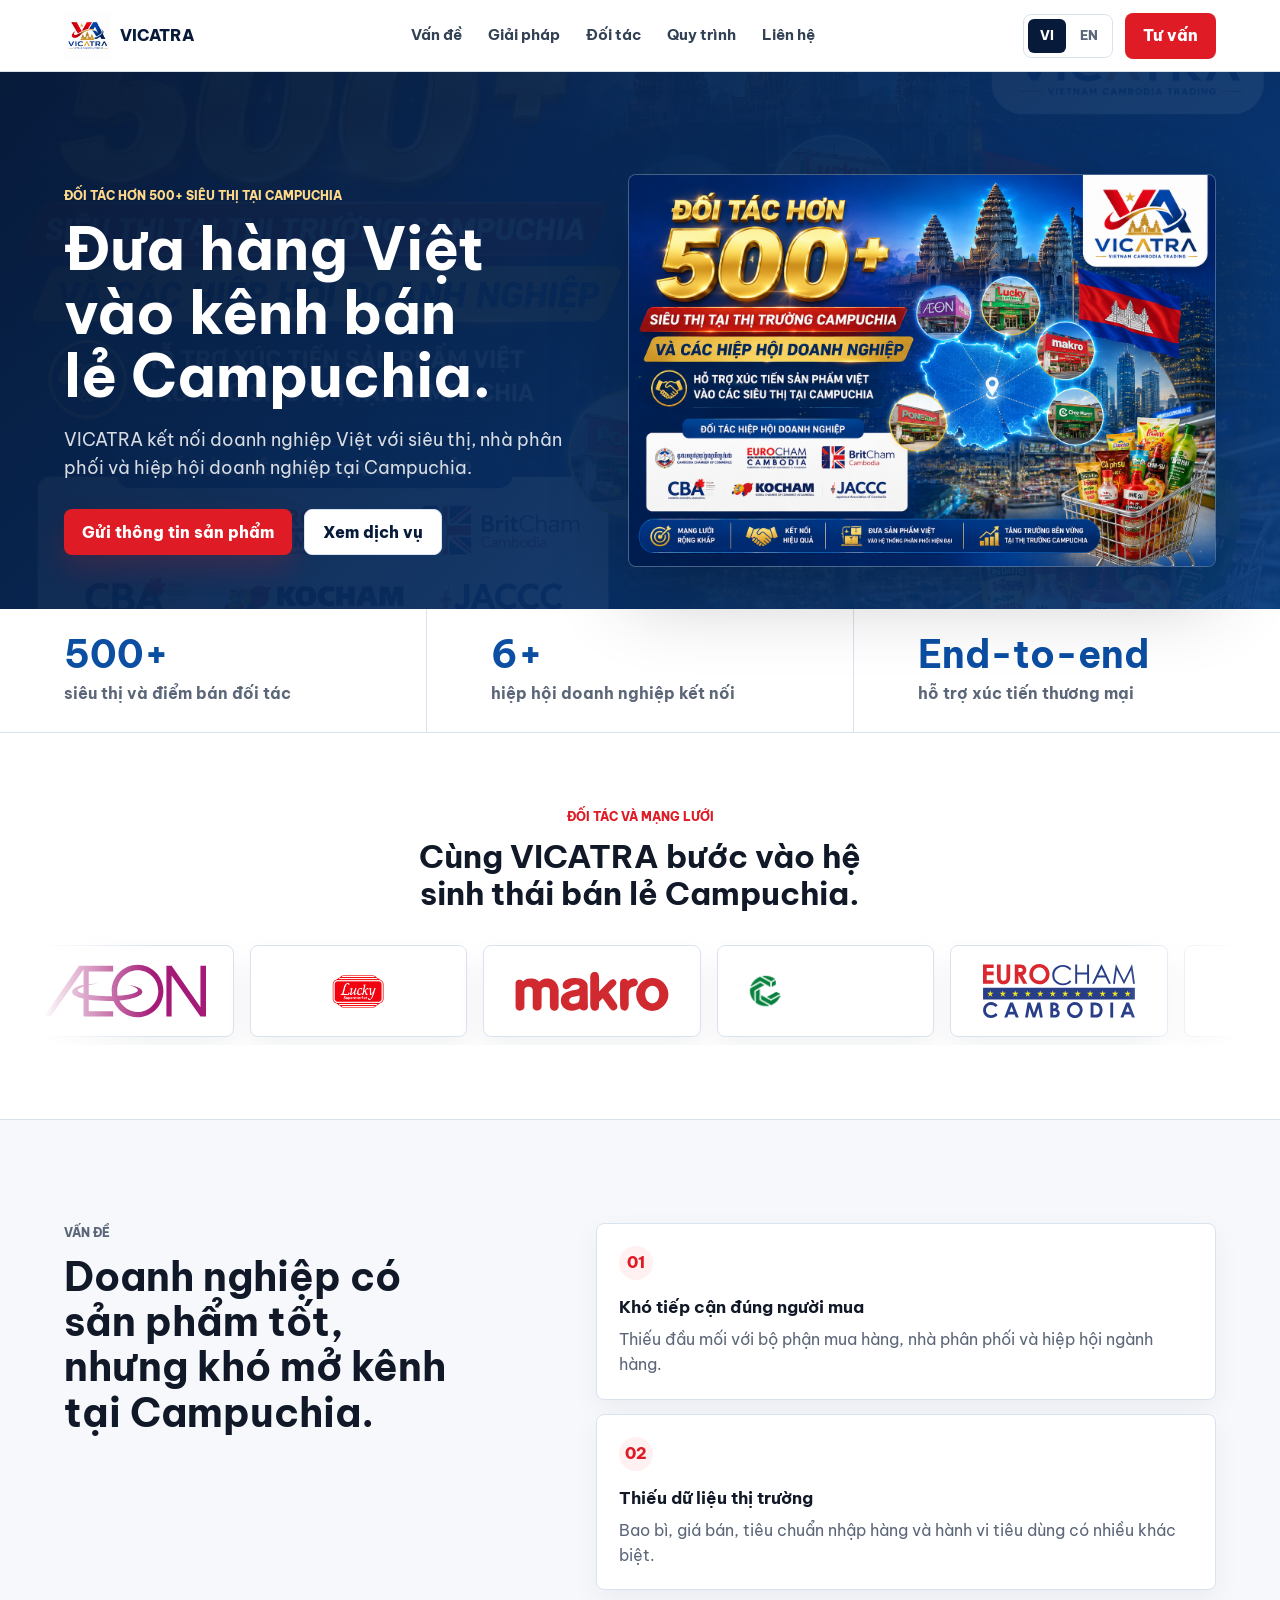
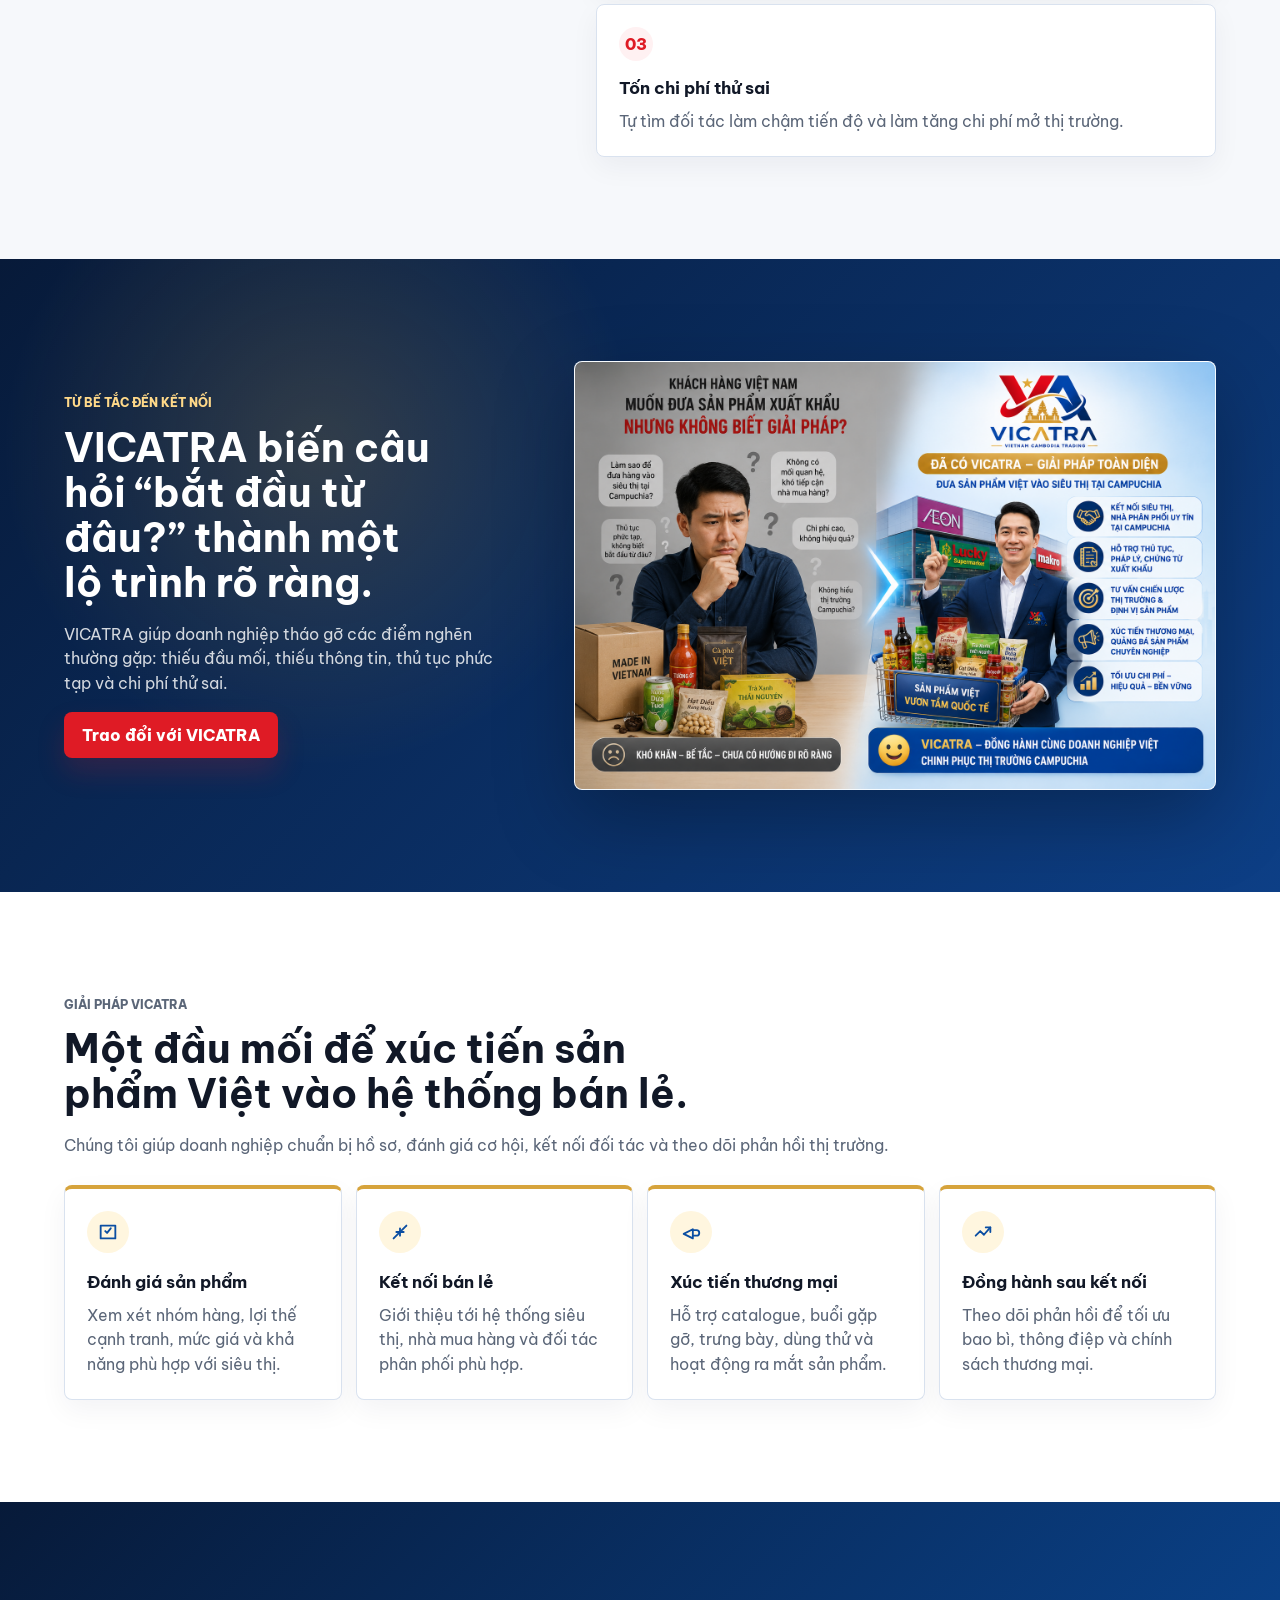
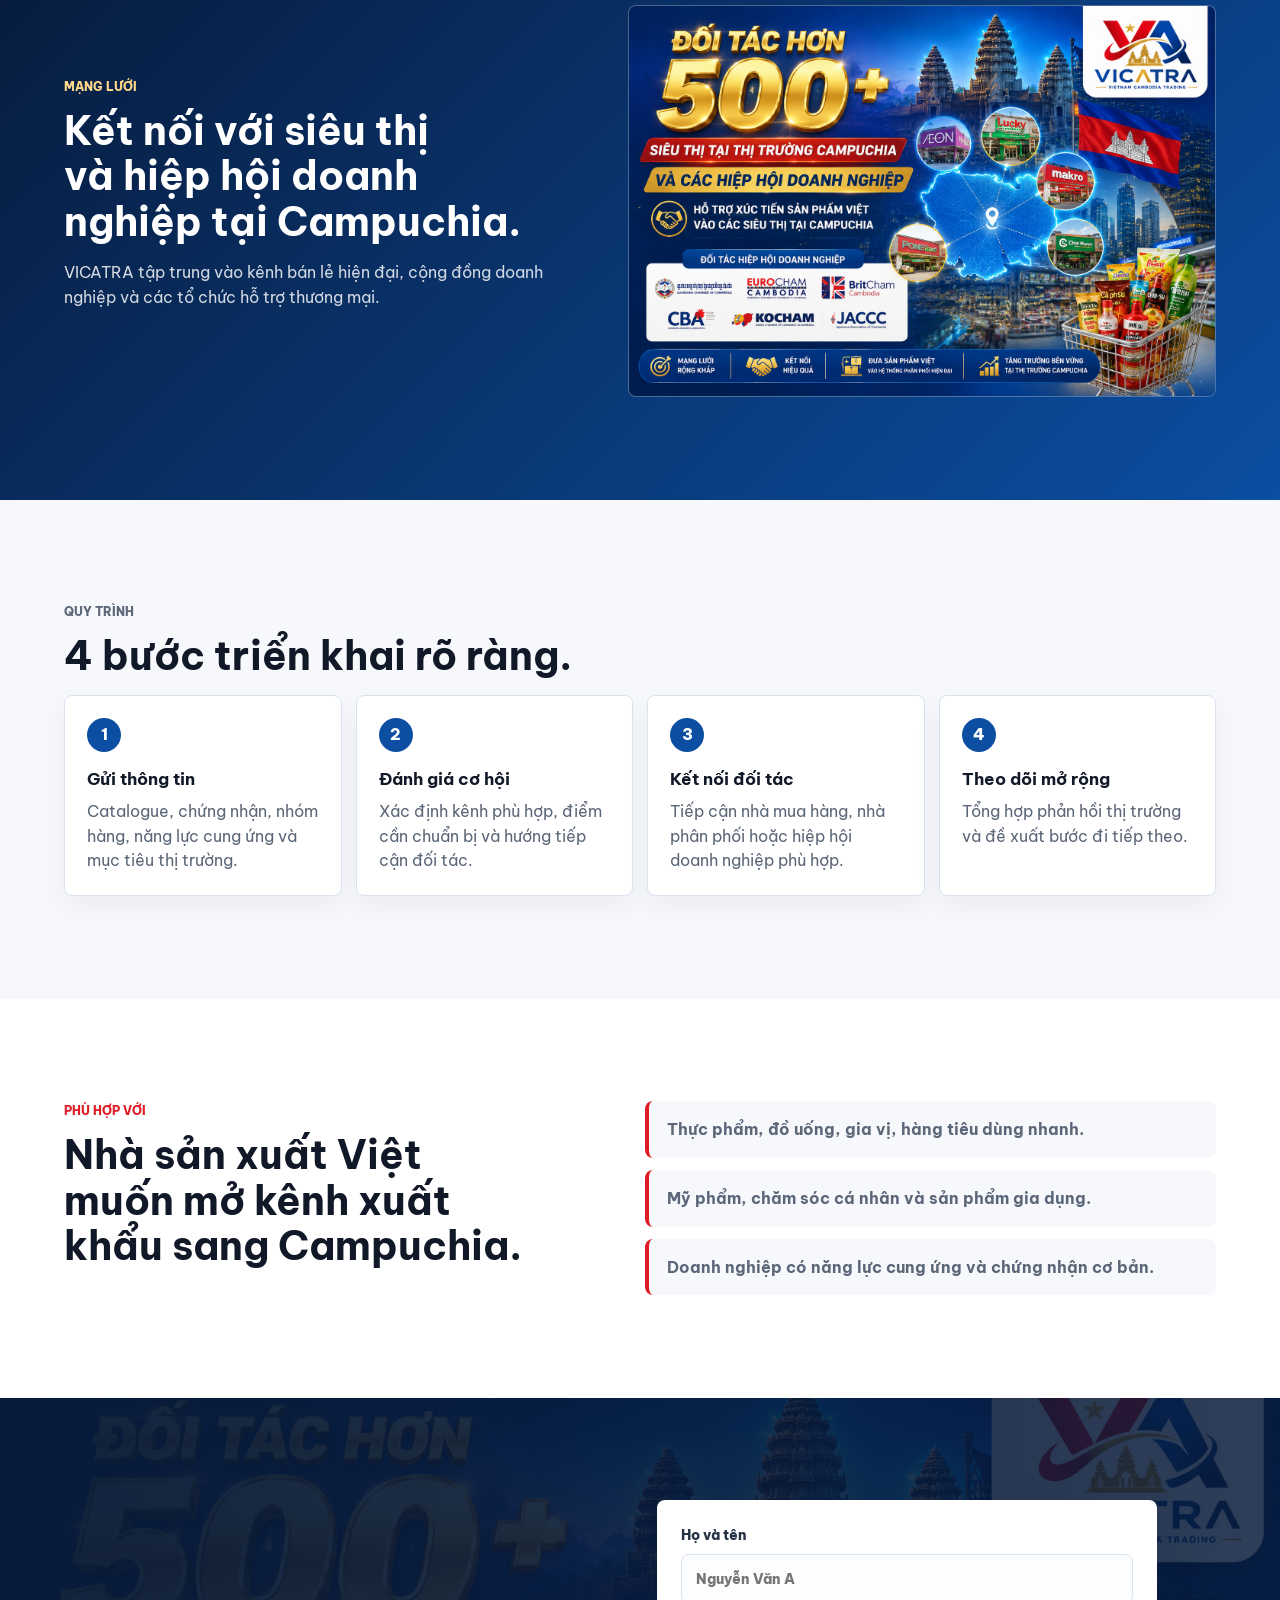
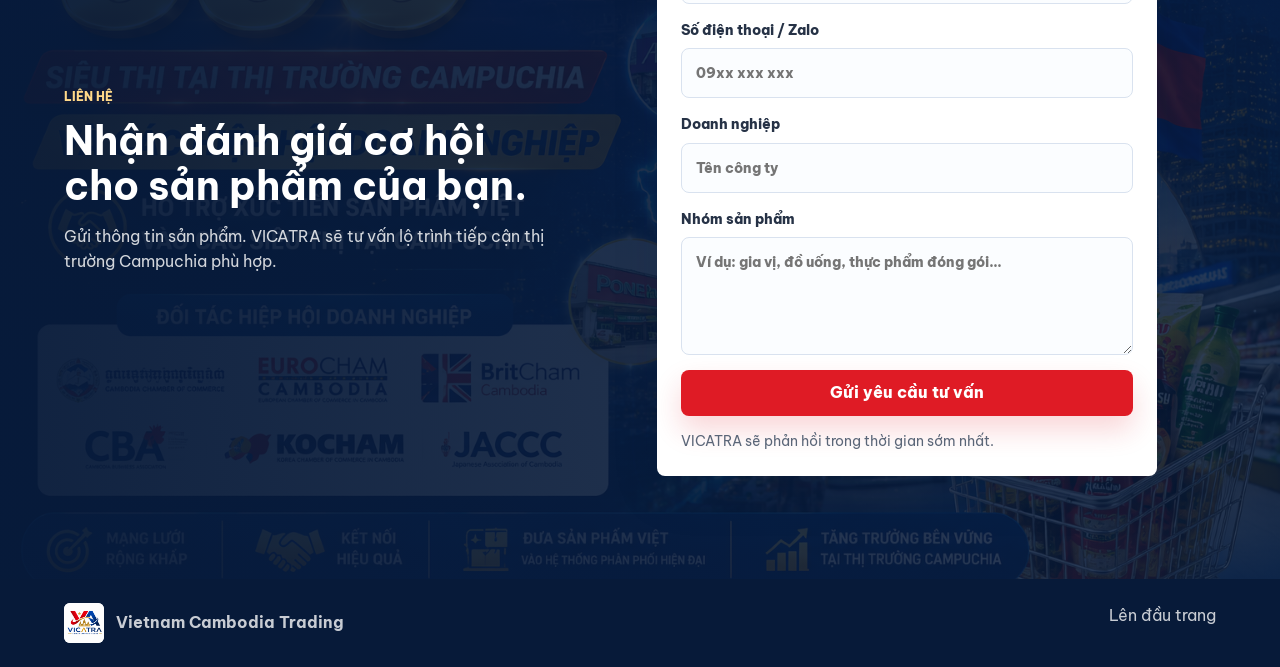
<file: VICACY/index.html>
<!doctype html>
<html lang="vi">
  <head>
    <meta charset="utf-8" />
    <meta name="viewport" content="width=device-width, initial-scale=1" />
    <title>VICATRA - Vietnam Cambodia Trading</title>
    <meta
      name="description"
      content="VICATRA hỗ trợ doanh nghiệp Việt xúc tiến sản phẩm vào hệ thống siêu thị và kênh bán lẻ tại Campuchia."
    />
    <link rel="icon" href="assets/logo-vicatra.png" />
    <link rel="preconnect" href="https://fonts.googleapis.com" />
    <link rel="preconnect" href="https://fonts.gstatic.com" crossorigin />
    <link
      href="https://fonts.googleapis.com/css2?family=Be+Vietnam+Pro:wght@400;500;600;700;800&display=swap"
      rel="stylesheet"
    />
    <link rel="stylesheet" href="styles.css" />
  </head>
  <body>
    <header class="site-header">
      <a class="brand" href="#top" aria-label="VICATRA">
        <img src="assets/logo-vicatra.png" alt="VICATRA" />
        <span>VICATRA</span>
      </a>

      <nav class="nav" aria-label="Main navigation">
        <a href="#problem" data-i18n="navProblem">Vấn đề</a>
        <a href="#solution" data-i18n="navSolution">Giải pháp</a>
        <a href="#partners" data-i18n="navPartners">Đối tác</a>
        <a href="#process" data-i18n="navProcess">Quy trình</a>
        <a href="#contact" data-i18n="navContact">Liên hệ</a>
      </nav>

      <div class="header-actions">
        <div class="lang-switch" aria-label="Language switcher">
          <button class="active" type="button" data-lang="vi">VI</button>
          <button type="button" data-lang="en">EN</button>
        </div>
        <a class="button header-cta" href="#contact" data-i18n="navCta">Tư vấn</a>
      </div>
    </header>

    <main id="top">
      <section class="hero">
        <div class="hero-copy">
          <p class="eyebrow" data-i18n="heroEyebrow">Đối tác hơn 500+ siêu thị tại Campuchia</p>
          <h1 data-i18n="heroTitle">Đưa hàng Việt vào kênh bán lẻ Campuchia.</h1>
          <p class="lead" data-i18n="heroLead">
            VICATRA kết nối doanh nghiệp Việt với siêu thị, nhà phân phối và hiệp hội doanh nghiệp tại Campuchia.
          </p>
          <div class="hero-actions">
            <a class="button primary" href="#contact" data-i18n="heroPrimary">Gửi thông tin sản phẩm</a>
            <a class="button secondary" href="#solution" data-i18n="heroSecondary">Xem dịch vụ</a>
          </div>
        </div>

        <figure class="hero-visual">
          <img src="assets/vicatra-hero.png" alt="VICATRA retail network in Cambodia" />
        </figure>
      </section>

      <section class="metrics" aria-label="VICATRA capability">
        <div>
          <strong>500+</strong>
          <span data-i18n="metricOne">siêu thị và điểm bán đối tác</span>
        </div>
        <div>
          <strong>6+</strong>
          <span data-i18n="metricTwo">hiệp hội doanh nghiệp kết nối</span>
        </div>
        <div>
          <strong data-i18n="metricThreeNumber">End-to-end</strong>
          <span data-i18n="metricThree">hỗ trợ xúc tiến thương mại</span>
        </div>
      </section>

      <section class="partners" id="partners" aria-label="Partner logo carousel">
        <div class="partners-heading">
          <p class="eyebrow" data-i18n="partnersEyebrow">Đối tác và mạng lưới</p>
          <h2 data-i18n="partnersTitle">Cùng VICATRA bước vào hệ sinh thái bán lẻ Campuchia.</h2>
        </div>
        <div class="logo-marquee" aria-hidden="true">
          <div class="logo-track">
            <div class="logo-tile"><img src="assets/logo-aeon.svg" alt="" /></div>
            <div class="logo-tile"><img src="assets/logo-lucky.png" alt="" /></div>
            <div class="logo-tile"><img src="assets/logo-makro.svg" alt="" /></div>
            <div class="logo-tile"><img src="assets/logo-chipmong.png" alt="" /></div>
            <div class="logo-tile"><img src="assets/logo-eurocham.svg" alt="" /></div>
            <div class="logo-tile"><img src="assets/logo-britcham.png" alt="" /></div>
            <div class="logo-tile"><img src="assets/logo-aeon.svg" alt="" /></div>
            <div class="logo-tile"><img src="assets/logo-lucky.png" alt="" /></div>
            <div class="logo-tile"><img src="assets/logo-makro.svg" alt="" /></div>
            <div class="logo-tile"><img src="assets/logo-chipmong.png" alt="" /></div>
            <div class="logo-tile"><img src="assets/logo-eurocham.svg" alt="" /></div>
            <div class="logo-tile"><img src="assets/logo-britcham.png" alt="" /></div>
          </div>
        </div>
      </section>

      <section class="section split reveal" id="problem">
        <div class="section-title">
          <p class="eyebrow" data-i18n="problemEyebrow">Vấn đề</p>
          <h2 data-i18n="problemTitle">Doanh nghiệp có sản phẩm tốt, nhưng khó mở kênh tại Campuchia.</h2>
        </div>
        <div class="text-list">
          <article>
            <span>01</span>
            <h3 data-i18n="problemOneTitle">Khó tiếp cận đúng người mua</h3>
            <p data-i18n="problemOneText">Thiếu đầu mối với bộ phận mua hàng, nhà phân phối và hiệp hội ngành hàng.</p>
          </article>
          <article>
            <span>02</span>
            <h3 data-i18n="problemTwoTitle">Thiếu dữ liệu thị trường</h3>
            <p data-i18n="problemTwoText">Bao bì, giá bán, tiêu chuẩn nhập hàng và hành vi tiêu dùng có nhiều khác biệt.</p>
          </article>
          <article>
            <span>03</span>
            <h3 data-i18n="problemThreeTitle">Tốn chi phí thử sai</h3>
            <p data-i18n="problemThreeText">Tự tìm đối tác làm chậm tiến độ và làm tăng chi phí mở thị trường.</p>
          </article>
        </div>
      </section>

      <section class="solution-bridge reveal" aria-label="VICATRA solution visual">
        <div class="bridge-copy">
          <p class="eyebrow" data-i18n="bridgeEyebrow">Từ bế tắc đến kết nối</p>
          <h2 data-i18n="bridgeTitle">VICATRA biến câu hỏi “bắt đầu từ đâu?” thành một lộ trình rõ ràng.</h2>
          <p data-i18n="bridgeLead">
            Hình ảnh này tóm tắt hành trình khách hàng: từ thiếu thông tin, thiếu quan hệ, lo chi phí đến giải pháp kết nối siêu thị, thủ tục và xúc tiến chuyên nghiệp.
          </p>
          <a class="button primary" href="#contact" data-i18n="bridgeCta">Trao đổi với VICATRA</a>
        </div>
        <figure class="bridge-visual">
          <img src="assets/vicatra-solution-guide.png" alt="VICATRA comprehensive solution for Vietnamese exporters" />
        </figure>
      </section>

      <section class="section solution reveal" id="solution">
        <div class="section-title narrow">
          <p class="eyebrow" data-i18n="solutionEyebrow">Giải pháp VICATRA</p>
          <h2 data-i18n="solutionTitle">Một đầu mối để xúc tiến sản phẩm Việt vào hệ thống bán lẻ.</h2>
          <p data-i18n="solutionLead">
            Chúng tôi giúp doanh nghiệp chuẩn bị hồ sơ, đánh giá cơ hội, kết nối đối tác và theo dõi phản hồi thị trường.
          </p>
        </div>

        <div class="service-grid">
          <article>
            <span class="card-icon" aria-hidden="true">
              <svg viewBox="0 0 24 24"><path d="M9 11l2 2 4-5" /><path d="M4 5h16v14H4z" /></svg>
            </span>
            <h3 data-i18n="serviceOneTitle">Đánh giá sản phẩm</h3>
            <p data-i18n="serviceOneText">Xem xét nhóm hàng, lợi thế cạnh tranh, mức giá và khả năng phù hợp với siêu thị.</p>
          </article>
          <article>
            <span class="card-icon" aria-hidden="true">
              <svg viewBox="0 0 24 24"><path d="M8 12h8" /><path d="M12 8v8" /><path d="M5 19l14-14" /></svg>
            </span>
            <h3 data-i18n="serviceTwoTitle">Kết nối bán lẻ</h3>
            <p data-i18n="serviceTwoText">Giới thiệu tới hệ thống siêu thị, nhà mua hàng và đối tác phân phối phù hợp.</p>
          </article>
          <article>
            <span class="card-icon" aria-hidden="true">
              <svg viewBox="0 0 24 24"><path d="M4 14l10-5v10L4 14z" /><path d="M14 10h4a3 3 0 0 1 0 6h-4" /></svg>
            </span>
            <h3 data-i18n="serviceThreeTitle">Xúc tiến thương mại</h3>
            <p data-i18n="serviceThreeText">Hỗ trợ catalogue, buổi gặp gỡ, trưng bày, dùng thử và hoạt động ra mắt sản phẩm.</p>
          </article>
          <article>
            <span class="card-icon" aria-hidden="true">
              <svg viewBox="0 0 24 24"><path d="M4 16l5-5 4 4 7-8" /><path d="M15 7h5v5" /></svg>
            </span>
            <h3 data-i18n="serviceFourTitle">Đồng hành sau kết nối</h3>
            <p data-i18n="serviceFourText">Theo dõi phản hồi để tối ưu bao bì, thông điệp và chính sách thương mại.</p>
          </article>
        </div>
      </section>

      <section class="network reveal">
        <div class="network-copy">
          <p class="eyebrow" data-i18n="networkEyebrow">Mạng lưới</p>
          <h2 data-i18n="networkTitle">Kết nối với siêu thị và hiệp hội doanh nghiệp tại Campuchia.</h2>
          <p data-i18n="networkLead">
            VICATRA tập trung vào kênh bán lẻ hiện đại, cộng đồng doanh nghiệp và các tổ chức hỗ trợ thương mại.
          </p>
        </div>
        <div class="network-card">
          <img src="assets/vicatra-hero.png" alt="Retail partners in Cambodia" />
        </div>
      </section>

      <section class="section process reveal" id="process">
        <div class="section-title">
          <p class="eyebrow" data-i18n="processEyebrow">Quy trình</p>
          <h2 data-i18n="processTitle">4 bước triển khai rõ ràng.</h2>
        </div>
        <div class="steps">
          <article>
            <span>1</span>
            <h3 data-i18n="stepOneTitle">Gửi thông tin</h3>
            <p data-i18n="stepOneText">Catalogue, chứng nhận, nhóm hàng, năng lực cung ứng và mục tiêu thị trường.</p>
          </article>
          <article>
            <span>2</span>
            <h3 data-i18n="stepTwoTitle">Đánh giá cơ hội</h3>
            <p data-i18n="stepTwoText">Xác định kênh phù hợp, điểm cần chuẩn bị và hướng tiếp cận đối tác.</p>
          </article>
          <article>
            <span>3</span>
            <h3 data-i18n="stepThreeTitle">Kết nối đối tác</h3>
            <p data-i18n="stepThreeText">Tiếp cận nhà mua hàng, nhà phân phối hoặc hiệp hội doanh nghiệp phù hợp.</p>
          </article>
          <article>
            <span>4</span>
            <h3 data-i18n="stepFourTitle">Theo dõi mở rộng</h3>
            <p data-i18n="stepFourText">Tổng hợp phản hồi thị trường và đề xuất bước đi tiếp theo.</p>
          </article>
        </div>
      </section>

      <section class="fit reveal">
        <div>
          <p class="eyebrow" data-i18n="fitEyebrow">Phù hợp với</p>
          <h2 data-i18n="fitTitle">Nhà sản xuất Việt muốn mở kênh xuất khẩu sang Campuchia.</h2>
        </div>
        <ul>
          <li data-i18n="fitOne">Thực phẩm, đồ uống, gia vị, hàng tiêu dùng nhanh.</li>
          <li data-i18n="fitTwo">Mỹ phẩm, chăm sóc cá nhân và sản phẩm gia dụng.</li>
          <li data-i18n="fitThree">Doanh nghiệp có năng lực cung ứng và chứng nhận cơ bản.</li>
        </ul>
      </section>

      <section class="contact reveal" id="contact">
        <div class="contact-copy">
          <p class="eyebrow" data-i18n="contactEyebrow">Liên hệ</p>
          <h2 data-i18n="contactTitle">Nhận đánh giá cơ hội cho sản phẩm của bạn.</h2>
          <p data-i18n="contactLead">
            Gửi thông tin sản phẩm. VICATRA sẽ tư vấn lộ trình tiếp cận thị trường Campuchia phù hợp.
          </p>
        </div>

        <form class="lead-form" id="leadForm">
          <label>
            <span data-i18n="formName">Họ và tên</span>
            <input name="name" type="text" data-placeholder="formNamePlaceholder" placeholder="Nguyễn Văn A" required />
          </label>
          <label>
            <span data-i18n="formPhone">Số điện thoại / Zalo</span>
            <input name="phone" type="tel" placeholder="09xx xxx xxx" required />
          </label>
          <label>
            <span data-i18n="formCompany">Doanh nghiệp</span>
            <input name="company" type="text" data-placeholder="formCompanyPlaceholder" placeholder="Tên công ty" />
          </label>
          <label>
            <span data-i18n="formProduct">Nhóm sản phẩm</span>
            <textarea
              name="product"
              rows="4"
              data-placeholder="formProductPlaceholder"
              placeholder="Ví dụ: gia vị, đồ uống, thực phẩm đóng gói..."
              required
            ></textarea>
          </label>
          <button class="button primary" type="submit" data-i18n="formSubmit">Gửi yêu cầu tư vấn</button>
          <p class="form-note" id="formNote" data-i18n="formNote">VICATRA sẽ phản hồi trong thời gian sớm nhất.</p>
        </form>
      </section>
    </main>

    <footer class="footer">
      <div>
        <img src="assets/logo-vicatra.png" alt="VICATRA" />
        <span>Vietnam Cambodia Trading</span>
      </div>
      <a href="#top" data-i18n="footerTop">Lên đầu trang</a>
    </footer>

    <script src="script.js"></script>
  </body>
</html>
</file>
<file: styles.css>
/* ============================================================
   VICATRA — Vietnam Cambodia Trade Platform
   Design System v3.0 — Professional B2B Unified Stylesheet
   ============================================================ */

/* ── 01. TOKENS ────────────────────────────────────────────── */
:root {
  --navy:       #071939;
  --navy-mid:   #0d2854;
  --blue:       #1766d8;
  --blue-soft:  #eef4ff;
  --red:        #e42637;
  --red-hover:  #c41f2e;
  --gold:       #d97706;
  --green:      #059669;
  --ink:        #0f1f38;
  --ink-2:      #334155;
  --muted:      #64748b;
  --muted-2:    #94a3b8;
  --bg:         #f7f9fc;
  --surface:    #ffffff;
  --line:       #e2e8f0;
  --line-2:     #f1f5f9;
  --font: 'Be Vietnam Pro', -apple-system, BlinkMacSystemFont, 'Segoe UI', sans-serif;
  --max:    1200px;
  --gutter: clamp(20px, 4vw, 48px);
  --r-sm:   8px;
  --r-md:   14px;
  --r-lg:   20px;
  --r-xl:   28px;
  --sh-1:   0 2px 12px rgba(7,25,57,.05);
  --sh-2:   0 8px 28px rgba(7,25,57,.08);
  --sh-3:   0 20px 56px rgba(7,25,57,.14);
  --ease:   200ms ease;
}

/* ── 02. RESET ─────────────────────────────────────────────── */
*,*::before,*::after{box-sizing:border-box;margin:0}
html{scroll-behavior:smooth;scroll-padding-top:76px;-webkit-text-size-adjust:100%}
body{font-family:var(--font);font-size:1rem;line-height:1.65;color:var(--ink-2);background:var(--bg);-webkit-font-smoothing:antialiased;overflow-x:hidden}
body.no-scroll{overflow:hidden}
img{display:block;max-width:100%;height:auto}
a{color:inherit;text-decoration:none}
button{cursor:pointer;border:0;background:none;font:inherit}
ul,ol{list-style:none;padding:0}
p{margin:0}

/* ── 03. TYPOGRAPHY ────────────────────────────────────────── */
h1,h2,h3,h4{font-family:var(--font);line-height:1.1;letter-spacing:-.03em;color:var(--ink);font-weight:800}
h1{font-size:clamp(2.6rem,6vw,4.8rem)}
h2{font-size:clamp(1.9rem,4vw,3.2rem)}
h3{font-size:clamp(1.1rem,2vw,1.4rem);font-weight:700}
h4{font-size:1.05rem;font-weight:700}

.label{display:inline-block;font-size:.72rem;font-weight:800;letter-spacing:.15em;text-transform:uppercase;color:var(--blue);margin-bottom:14px}
.lead{font-size:clamp(1rem,1.5vw,1.18rem);color:var(--muted);line-height:1.7;max-width:640px}

/* ── 04. LAYOUT ────────────────────────────────────────────── */
.container{width:min(var(--max),100%);margin-inline:auto;padding-inline:var(--gutter)}
.section{padding-block:clamp(72px,10vw,128px)}
.section--white{background:var(--surface)}
.section--gray{background:var(--bg)}
.section--navy{background:var(--navy)}
.section-head{max-width:700px;margin-bottom:clamp(40px,6vw,72px)}
.section-head.center{margin-inline:auto;text-align:center}
.section-head .label{display:block}
.section-head h2{margin-bottom:16px}
.section-head .lead{margin-top:0}
.section-head.center .lead{margin-inline:auto}

/* ── 05. PROGRESS BAR ──────────────────────────────────────── */
.progress-bar{position:fixed;top:0;left:0;width:0;height:3px;background:linear-gradient(90deg,var(--blue),var(--red));z-index:999;transition:width 80ms linear}

/* ── 06. HEADER ────────────────────────────────────────────── */
.site-header{position:sticky;top:0;z-index:200;height:76px;display:flex;align-items:center;padding-inline:var(--gutter);background:rgba(255,255,255,.94);border-bottom:1px solid var(--line);backdrop-filter:blur(18px)}
.header-inner{width:min(var(--max),100%);margin-inline:auto;display:flex;align-items:center;gap:24px;width:100%}

.brand{display:flex;align-items:center;gap:10px;flex-shrink:0}
.brand img{width:40px;height:40px;border-radius:50%;object-fit:contain}
.brand-text{display:flex;flex-direction:column;line-height:1.2}
.brand-name{font-size:1rem;font-weight:900;letter-spacing:.06em;color:var(--navy)}
.brand-tagline{font-size:.6rem;font-weight:700;color:var(--green);text-transform:uppercase;letter-spacing:.1em}

.nav{display:flex;align-items:center;gap:4px;margin-left:auto}
.nav a{padding:6px 12px;border-radius:var(--r-sm);font-size:.87rem;font-weight:700;color:var(--ink-2);transition:background var(--ease),color var(--ease)}
.nav a:hover{background:var(--blue-soft);color:var(--blue)}

.header-actions{display:flex;align-items:center;gap:12px}

.lang-switch{display:flex;gap:2px;padding:3px;background:var(--line-2);border-radius:999px}
.lang-switch button{padding:4px 9px;border-radius:999px;font-size:.72rem;font-weight:800;color:var(--muted);transition:all var(--ease)}
.lang-switch button.active{background:var(--surface);color:var(--navy);box-shadow:0 2px 8px rgba(0,0,0,.1)}

.hamburger{display:none;width:40px;height:40px;padding:10px;border-radius:var(--r-sm);background:var(--navy);flex-direction:column;justify-content:center;gap:5px}
.hamburger span{display:block;height:2px;background:#fff;border-radius:2px}

/* ── 07. BUTTONS ───────────────────────────────────────────── */
.btn{display:inline-flex;align-items:center;justify-content:center;gap:8px;height:50px;padding-inline:28px;border-radius:var(--r-sm);font-size:.92rem;font-weight:800;transition:all var(--ease);white-space:nowrap}
.btn--primary{background:var(--red);color:#fff;box-shadow:0 8px 24px rgba(228,38,55,.28)}
.btn--primary:hover{background:var(--red-hover);color:#fff;transform:translateY(-2px);box-shadow:0 12px 32px rgba(228,38,55,.36)}
.btn--blue{background:var(--blue);color:#fff;box-shadow:0 8px 24px rgba(23,102,216,.22)}
.btn--blue:hover{background:#1258b8;color:#fff;transform:translateY(-2px)}
.btn--outline{background:transparent;color:#fff;border:1.5px solid rgba(255,255,255,.4)}
.btn--outline:hover{background:rgba(255,255,255,.1);border-color:rgba(255,255,255,.8);color:#fff}
.btn--ghost{background:transparent;color:var(--blue);border:1.5px solid var(--line)}
.btn--ghost:hover{background:var(--blue-soft);border-color:var(--blue)}
.btn--sm{height:40px;padding-inline:20px;font-size:.84rem}
.btn--lg{height:58px;padding-inline:36px;font-size:1rem}

.arrow-link{display:inline-flex;align-items:center;gap:8px;font-weight:700;font-size:.9rem;color:var(--blue);transition:gap var(--ease)}
.arrow-link:hover{gap:14px}

/* ── 08. MOBILE DRAWER ─────────────────────────────────────── */
.mobile-drawer{position:fixed;inset:0;z-index:300;visibility:hidden;opacity:0;transition:visibility var(--ease),opacity var(--ease)}
.mobile-drawer.open{visibility:visible;opacity:1}
.drawer-backdrop{position:absolute;inset:0;background:rgba(7,25,57,.65);backdrop-filter:blur(6px)}
.drawer-panel{position:absolute;top:0;right:0;width:min(340px,88vw);height:100%;background:var(--surface);display:flex;flex-direction:column;transform:translateX(100%);transition:transform .3s cubic-bezier(.4,0,.2,1);overflow-y:auto}
.mobile-drawer.open .drawer-panel{transform:translateX(0)}
.drawer-header{display:flex;align-items:center;justify-content:space-between;padding:20px 24px;border-bottom:1px solid var(--line)}
.drawer-close{width:36px;height:36px;display:grid;place-items:center;border-radius:var(--r-sm);background:var(--line-2);font-size:1.4rem;color:var(--muted)}
.drawer-nav{padding:12px 0;flex:1}
.drawer-nav a{display:block;padding:14px 24px;font-weight:700;font-size:.95rem;color:var(--ink);border-bottom:1px solid var(--line);transition:background var(--ease),color var(--ease)}
.drawer-nav a:hover{background:var(--blue-soft);color:var(--blue)}
.drawer-footer{padding:20px 24px;border-top:1px solid var(--line);display:flex;flex-direction:column;gap:12px}

/* ── 09. HERO ──────────────────────────────────────────────── */
.hero{background:var(--navy);padding-top:clamp(56px,8vw,96px);padding-bottom:clamp(56px,8vw,88px);overflow:hidden}
.hero-copy{max-width:860px;margin-inline:auto;text-align:center;margin-bottom:clamp(32px,5vw,48px)}
.hero-eyebrow{display:inline-block;font-size:.72rem;font-weight:800;letter-spacing:.16em;text-transform:uppercase;color:#5ba9f5;margin-bottom:18px;padding:5px 14px;border:1px solid rgba(91,169,245,.3);border-radius:999px;background:rgba(91,169,245,.1)}
.hero h1{color:#fff;margin-bottom:20px;font-size:clamp(2.4rem,5.5vw,4.2rem);line-height:1.15}
.hero h1 span{color:#5ba9f5}
.hero-sub{font-size:clamp(1rem,1.5vw,1.18rem);color:#b8c8de;line-height:1.7;margin-inline:auto;margin-bottom:32px;max-width:680px}
.hero-actions{display:flex;align-items:center;justify-content:center;gap:16px;flex-wrap:wrap;margin-bottom:40px}
.hero-stats{display:grid;grid-template-columns:repeat(3,1fr);gap:1px;background:rgba(255,255,255,.12);border-radius:var(--r-md);overflow:hidden;max-width:760px;margin-inline:auto}
.hero-stat{padding:16px 20px;background:rgba(255,255,255,.05);text-align:center}
.hero-stat strong{display:block;font-size:clamp(1.3rem,2.5vw,1.75rem);font-weight:900;color:#fff;letter-spacing:-.02em;margin-bottom:4px}
.hero-stat span{font-size:.75rem;color:#94afc8;line-height:1.4}

/* Full uncropped Showcase */
.hero-visual-frame{margin-top:16px}
.hero-visual-box{position:relative;border-radius:var(--r-lg);overflow:hidden;box-shadow:0 24px 70px rgba(0,0,0,.5);border:1px solid rgba(255,255,255,.15);background:#000}
.hero-full-img{width:100%;height:auto;aspect-ratio:16/9;object-fit:cover;display:block}
.route-label{position:absolute;top:20px;left:20px;z-index:2;display:flex;align-items:center;gap:10px;font-size:.65rem;font-weight:800;letter-spacing:.14em;color:rgba(255,255,255,.9);background:rgba(7,25,57,.75);backdrop-filter:blur(8px);padding:8px 16px;border-radius:999px;border:1px solid rgba(255,255,255,.2);max-width:280px}
.route-line{flex:1;height:1px;background:rgba(255,255,255,.4);position:relative}
.route-line::after{content:'';position:absolute;right:-2px;top:-3px;width:7px;height:7px;border-radius:50%;background:var(--red)}
.hero-badge-bar{display:flex;align-items:center;gap:12px;margin-top:14px;padding:12px 18px;background:rgba(255,255,255,.06);border:1px solid rgba(255,255,255,.1);border-radius:var(--r-md);color:#fff}
.hero-badge-icon{width:36px;height:36px;border-radius:var(--r-sm);background:rgba(23,102,216,.25);border:1px solid rgba(23,102,216,.4);display:grid;place-items:center;flex-shrink:0;color:#7ec2ff}
.hero-badge-text{display:flex;align-items:center;gap:12px;flex-wrap:wrap;font-size:.86rem}
.hero-badge-text strong{color:#fff;font-weight:700}
.hero-badge-text span{color:#94afc8}

/* ── 10. LOGO STRIP ────────────────────────────────────────── */
.logo-strip{background:var(--surface);border-bottom:1px solid var(--line);padding-block:26px}
.logo-strip-inner{width:min(var(--max),100%);margin-inline:auto;padding-inline:var(--gutter);display:flex;align-items:center;gap:28px}
.logo-strip-label{font-size:.68rem;font-weight:800;letter-spacing:.14em;text-transform:uppercase;color:var(--muted-2);white-space:nowrap;flex-shrink:0}
.logo-strip-sep{width:1px;height:28px;background:var(--line);flex-shrink:0}
.logo-strip-logos{display:flex;align-items:center;gap:28px;flex:1;overflow:hidden}
.logo-strip-logos img{height:28px;width:auto;max-width:90px;object-fit:contain;filter:grayscale(1);opacity:.45;transition:opacity var(--ease),filter var(--ease)}
.logo-strip-logos img:hover{filter:grayscale(0);opacity:1}

/* ── 11. COMPARE / REASON ──────────────────────────────────── */
.compare-grid{display:grid;grid-template-columns:1fr 1fr;gap:24px}
.compare-card{border-radius:var(--r-lg);padding:clamp(28px,4vw,44px);border:1px solid var(--line);background:var(--surface);box-shadow:var(--sh-1);transition:transform var(--ease),box-shadow var(--ease)}
.compare-card:hover{transform:translateY(-4px);box-shadow:var(--sh-2)}
.compare-card--problem{background:#fff8f8;border-color:#fecaca}
.compare-card--solution{background:#f0fdf4;border-color:#bbf7d0}
.compare-card-tag{display:inline-flex;align-items:center;gap:6px;font-size:.78rem;font-weight:900;text-transform:uppercase;letter-spacing:.08em;margin-bottom:22px}
.compare-card--problem .compare-card-tag{color:#dc2626}
.compare-card--solution .compare-card-tag{color:var(--green)}
.compare-list{display:grid;gap:14px}
.compare-list li{display:flex;gap:10px;align-items:flex-start;font-size:.93rem;line-height:1.6;color:var(--ink-2)}
.compare-list li strong{color:var(--ink)}
.compare-dot{width:20px;height:20px;border-radius:50%;flex-shrink:0;margin-top:3px;display:grid;place-items:center;font-size:.75rem;font-weight:900}
.compare-card--problem .compare-dot{background:#fee2e2;color:#dc2626}
.compare-card--solution .compare-dot{background:#dcfce7;color:var(--green)}

/* ── 12. STEPS TIMELINE ────────────────────────────────────── */
.steps-grid{display:grid;grid-template-columns:repeat(5,1fr)}
.step{padding:28px 18px 24px;background:var(--surface);border:1px solid var(--line);border-right:0;text-align:center;transition:background var(--ease),border-color var(--ease)}
.step:last-child{border-right:1px solid var(--line)}
.step:hover{background:var(--blue-soft);border-color:rgba(23,102,216,.3)}
.step-num{display:inline-flex;align-items:center;justify-content:center;width:44px;height:44px;border-radius:50%;background:var(--blue-soft);border:2px solid var(--line);font-size:.8rem;font-weight:900;color:var(--blue);margin-bottom:16px;transition:all var(--ease)}
.step:hover .step-num{background:var(--blue);color:#fff;border-color:var(--blue)}
.step h4{font-size:.92rem;margin-bottom:6px;color:var(--navy)}
.step p{font-size:.8rem;color:var(--muted);line-height:1.5}

/* ── 13. PILLARS ───────────────────────────────────────────── */
.pillars-grid{display:grid;grid-template-columns:repeat(4,1fr);gap:20px}
.pillar-card{background:var(--surface);border:1px solid var(--line);border-radius:var(--r-lg);padding:32px 24px;box-shadow:var(--sh-1);transition:transform var(--ease),box-shadow var(--ease),border-color var(--ease);position:relative}
.pillar-card:hover{transform:translateY(-6px);box-shadow:var(--sh-3);border-color:var(--blue)}
.pillar-icon{width:52px;height:52px;border-radius:var(--r-sm);background:var(--blue-soft);color:var(--blue);display:grid;place-items:center;margin-bottom:20px;transition:all var(--ease)}
.pillar-card:hover .pillar-icon{background:var(--blue);color:#fff}
.pillar-num{position:absolute;top:18px;right:20px;font-size:1.5rem;font-weight:900;color:var(--line);letter-spacing:-.02em}
.pillar-card h3{font-size:1rem;margin-bottom:10px;color:var(--navy)}
.pillar-card p{font-size:.87rem;color:var(--muted);line-height:1.6}

/* ── 14. SHOWROOM ──────────────────────────────────────────── */
.showroom-grid{display:grid;grid-template-columns:1fr 1fr;gap:48px;align-items:center}
.showroom-spec{background:var(--surface);border:2px solid var(--blue);border-radius:var(--r-xl);padding:clamp(28px,4vw,44px);box-shadow:var(--sh-2)}
.spec-badge{display:inline-block;background:var(--gold);color:#fff;font-size:.72rem;font-weight:800;text-transform:uppercase;letter-spacing:.08em;padding:4px 12px;border-radius:20px;margin-bottom:14px}
.spec-title{font-size:clamp(1.2rem,2.5vw,1.65rem);font-weight:900;color:var(--navy);margin-bottom:6px;letter-spacing:-.02em}
.spec-sub{font-size:.88rem;color:var(--muted);margin-bottom:24px}
.spec-list{display:grid;gap:11px;margin-bottom:28px}
.spec-list li{display:flex;align-items:flex-start;gap:10px;font-size:.91rem;color:var(--ink-2);line-height:1.5}
.spec-list-icon{flex-shrink:0;width:20px;height:20px;margin-top:1px;color:var(--blue)}
.showroom-photo{border-radius:var(--r-lg);overflow:hidden;box-shadow:var(--sh-3);border:1px solid var(--line);aspect-ratio:4/5}
.showroom-photo img{width:100%;height:100%;object-fit:cover}

/* ── 15. CATEGORIES ────────────────────────────────────────── */
.cat-grid{display:grid;grid-template-columns:repeat(5,1fr);gap:14px}
.cat-card{background:var(--surface);border:1px solid var(--line);border-radius:var(--r-md);padding:22px 14px;text-align:center;transition:transform var(--ease),border-color var(--ease),box-shadow var(--ease)}
.cat-card:hover{transform:translateY(-4px);border-color:var(--blue);box-shadow:var(--sh-2)}
.cat-icon{width:48px;height:48px;border-radius:50%;background:var(--blue-soft);color:var(--blue);display:grid;place-items:center;margin:0 auto 14px;transition:all var(--ease)}
.cat-card:hover .cat-icon{background:var(--blue);color:#fff}
.cat-card h4{font-size:.9rem;margin-bottom:4px;color:var(--navy)}
.cat-card p{font-size:.76rem;color:var(--muted);line-height:1.45}

/* ── 16. APP SECTION ───────────────────────────────────────── */
.app-wrap{background:var(--navy);border-radius:var(--r-xl);overflow:hidden;padding:clamp(56px,8vw,96px) clamp(28px,5vw,64px)}
.app-inner{display:grid;grid-template-columns:minmax(0,1.15fr) minmax(0,.85fr);gap:56px;align-items:center;width:min(var(--max),100%);margin:auto}
.app-copy h2{color:#fff}
.app-copy .label{color:#5ba9f5}
.app-lead{color:#b8c8de;font-size:1.05rem;line-height:1.7;margin-bottom:28px;max-width:520px}
.app-features{display:grid;gap:18px;margin-bottom:32px}
.app-feat{display:flex;gap:14px;align-items:flex-start}
.app-feat-icon{width:42px;height:42px;border-radius:var(--r-sm);background:rgba(23,102,216,.2);border:1px solid rgba(23,102,216,.3);color:#7ec2ff;display:grid;place-items:center;flex-shrink:0}
.app-feat-text strong{display:block;font-size:.95rem;color:#fff;margin-bottom:3px;font-weight:700}
.app-feat-text p{font-size:.84rem;color:#94afc8;line-height:1.5}
.app-visuals{display:flex;flex-direction:column;gap:18px}
.app-img{border-radius:var(--r-md);overflow:hidden;border:1px solid rgba(255,255,255,.12);box-shadow:var(--sh-3)}
.app-img img{width:100%;display:block}

/* ── 17. TRADE TABS ────────────────────────────────────────── */
.trade-tabs-wrap{max-width:860px;margin-inline:auto}
.tab-nav{display:flex;gap:8px;flex-wrap:wrap;justify-content:center;margin-bottom:24px}
.tab-btn{padding:8px 18px;border-radius:999px;font-size:.84rem;font-weight:700;color:var(--muted);background:var(--surface);border:1.5px solid var(--line);transition:all var(--ease)}
.tab-btn:hover{border-color:var(--blue);color:var(--blue)}
.tab-btn.active{background:var(--blue);color:#fff;border-color:var(--blue)}
.tab-content{display:none;background:var(--surface);border:1px solid var(--line);border-radius:var(--r-lg);padding:clamp(28px,4vw,44px);box-shadow:var(--sh-1);text-align:center}
.tab-content.active{display:block}
.tab-content h3{color:var(--navy);margin-bottom:12px}
.tab-content p{color:var(--muted);margin-bottom:24px;max-width:560px;margin-inline:auto}

/* ── 18. ASSOCIATIONS ──────────────────────────────────────── */
.assoc-grid{display:grid;grid-template-columns:repeat(4,1fr);gap:14px}
.assoc-card{background:var(--surface);border:1px solid var(--line);border-radius:var(--r-md);padding:18px 16px;transition:border-color var(--ease),box-shadow var(--ease)}
.assoc-card:hover{border-color:var(--blue);box-shadow:var(--sh-1)}
.assoc-card span{display:block;font-size:.7rem;font-weight:800;text-transform:uppercase;letter-spacing:.1em;color:var(--blue);margin-bottom:6px}
.assoc-card strong{font-size:.88rem;color:var(--navy);line-height:1.4;font-weight:700;display:block}

/* ── 19. INSIGHTS ──────────────────────────────────────────── */
.insights-grid{display:grid;grid-template-columns:repeat(3,1fr);gap:24px}
.insight-card{background:var(--surface);border:1px solid var(--line);border-radius:var(--r-lg);padding:28px;box-shadow:var(--sh-1);transition:transform var(--ease),border-color var(--ease)}
.insight-card:hover{transform:translateY(-4px);border-color:var(--blue)}
.insight-tag{display:inline-block;background:#fef9ee;color:var(--gold);font-size:.7rem;font-weight:800;text-transform:uppercase;letter-spacing:.08em;padding:3px 10px;border-radius:20px;margin-bottom:14px}
.insight-card h4{color:var(--navy);margin-bottom:10px;font-size:.98rem;line-height:1.45}
.insight-card p{font-size:.87rem;color:var(--muted);line-height:1.6;margin-bottom:16px}
.link-more{font-size:.85rem;font-weight:700;color:var(--blue);transition:gap var(--ease)}

/* ── 20. DIAGRAM FLOW ──────────────────────────────────────── */
.flow-wrap{background:var(--line-2);border:1px solid var(--line);border-radius:var(--r-lg);padding:36px 24px;max-width:780px;margin-inline:auto;text-align:center}
.flow-node{display:inline-block;padding:10px 24px;border-radius:var(--r-sm);font-weight:800;font-size:.9rem}
.flow-node--gold{background:var(--gold);color:#fff}
.flow-node--blue{background:var(--blue);color:#fff}
.flow-arrow{font-size:1.4rem;color:var(--muted-2);margin:8px 0}
.flow-split{display:flex;justify-content:center;align-items:center;gap:12px;flex-wrap:wrap}
.flow-box{background:var(--surface);border:1px solid var(--line);border-radius:var(--r-sm);padding:12px 18px;font-size:.85rem;font-weight:700;color:var(--ink-2)}
.flow-plus{font-weight:900;color:var(--muted);font-size:1.2rem}
.flow-targets{display:flex;justify-content:center;gap:10px;flex-wrap:wrap;margin-top:16px}
.flow-target{background:#e0f2fe;color:#0369a1;padding:6px 14px;border-radius:999px;font-size:.8rem;font-weight:700}

/* ── 21. REGISTER ──────────────────────────────────────────── */
.register-box{max-width:820px;margin-inline:auto;background:var(--surface);border:1px solid var(--line);border-radius:var(--r-xl);padding:clamp(32px,5vw,56px);box-shadow:var(--sh-2)}
.requirements-grid{display:grid;grid-template-columns:1fr 1fr;gap:16px;margin-bottom:28px}
.req-card{background:var(--line-2);border:1px solid var(--line);border-radius:var(--r-md);padding:18px}
.req-card strong{display:block;color:var(--blue);font-size:.88rem;margin-bottom:6px}
.req-card p{font-size:.84rem;color:var(--ink-2);line-height:1.5}
.form-grid-2{display:grid;grid-template-columns:1fr 1fr;gap:16px}
.form-field{display:flex;flex-direction:column;gap:6px;margin-bottom:16px}
.form-field label{font-size:.82rem;font-weight:700;color:var(--navy)}
.form-field input,.form-field select,.form-field textarea{padding:11px 14px;border:1.5px solid var(--line);border-radius:var(--r-sm);background:var(--bg);color:var(--ink);font-size:.93rem;transition:border-color var(--ease),box-shadow var(--ease);outline:none;font-family:var(--font)}
.form-field input:focus,.form-field select:focus,.form-field textarea:focus{border-color:var(--blue);box-shadow:0 0 0 3px rgba(23,102,216,.12);background:var(--surface)}
.form-submit{text-align:center;margin-top:8px}
.form-note{margin-top:12px;font-size:.8rem;color:var(--muted)}

/* ── 22. CONTACT STRIP ─────────────────────────────────────── */
.contact-strip{background:linear-gradient(135deg,var(--navy),var(--navy-mid));border-radius:var(--r-xl);padding:clamp(32px,4vw,48px);max-width:960px;margin-inline:auto;display:flex;align-items:center;justify-content:space-between;gap:24px;flex-wrap:wrap}
.contact-strip-text h3{color:#fff;margin-bottom:6px}
.contact-strip-text p{color:#b8c8de;font-size:.93rem}
.contact-links{display:flex;flex-direction:column;gap:10px}
.contact-link{display:flex;align-items:center;gap:10px;color:#fff;font-weight:700;font-size:.92rem;transition:color var(--ease)}
.contact-link:hover{color:#7ec2ff}
.contact-link-icon{width:36px;height:36px;border-radius:var(--r-sm);background:rgba(255,255,255,.1);display:grid;place-items:center;flex-shrink:0}

/* ── 23. CHAPTER NAV ───────────────────────────────────────── */
.chapter-nav{position:fixed;right:20px;top:96px;z-index:90;width:236px;background:var(--surface);border:1px solid var(--line);border-radius:var(--r-md);box-shadow:var(--sh-2);padding:14px;transition:transform .3s ease}
.chapter-nav.collapsed{transform:translateX(200px)}
.chapter-nav-head{display:flex;align-items:center;justify-content:space-between;padding-bottom:10px;margin-bottom:10px;border-bottom:1px solid var(--line)}
.chapter-nav-head span{font-size:.68rem;font-weight:900;text-transform:uppercase;letter-spacing:.1em;color:var(--navy)}
.chapter-nav-toggle{width:26px;height:26px;border-radius:4px;background:var(--line-2);color:var(--muted);font-size:.75rem;display:grid;place-items:center;transition:all var(--ease)}
.chapter-nav-list{display:grid;gap:3px}
.chapter-nav-list a{display:flex;align-items:center;gap:8px;padding:6px 8px;border-radius:var(--r-sm);font-size:.79rem;font-weight:600;color:var(--ink-2);transition:all var(--ease)}
.chapter-nav-list a:hover{background:var(--blue-soft);color:var(--blue)}
.chapter-nav-list a.active{background:var(--navy);color:#fff}
.ch-num{font-size:.66rem;font-weight:900;background:var(--line-2);color:var(--muted);padding:1px 5px;border-radius:4px;flex-shrink:0}
.chapter-nav-list a.active .ch-num{background:var(--red);color:#fff}

.chapter-badge{display:inline-flex;align-items:center;gap:6px;background:var(--navy);color:#fff;font-size:.68rem;font-weight:900;padding:4px 12px;border-radius:999px;letter-spacing:.12em;text-transform:uppercase;margin-bottom:14px}

.next-chapter{max-width:660px;margin:48px auto 0;background:var(--line-2);border:1px solid var(--line);border-left:4px solid var(--blue);border-radius:var(--r-sm);padding:14px 20px;display:flex;align-items:center;justify-content:space-between;gap:16px}
.next-chapter .next-label{font-size:.7rem;font-weight:900;text-transform:uppercase;letter-spacing:.1em;color:var(--muted-2)}
.next-chapter a{font-weight:700;font-size:.88rem;color:var(--navy);transition:color var(--ease)}
.next-chapter a:hover{color:var(--blue)}

.reading-bar{position:sticky;top:76px;z-index:90;background:rgba(7,25,57,.95);color:#fff;padding:8px var(--gutter);backdrop-filter:blur(10px);border-bottom:1px solid rgba(255,255,255,.08)}
.reading-bar-inner{width:min(var(--max),100%);margin-inline:auto;display:flex;align-items:center;justify-content:space-between;gap:10px}
.reading-bar-current{display:flex;align-items:center;gap:8px;font-size:.8rem;min-width:0}
.reading-ch-pill{display:inline-block;background:rgba(23,102,216,.3);border:1px solid rgba(91,169,245,.4);color:#7ec2ff;font-size:.68rem;font-weight:900;padding:2px 7px;border-radius:999px;letter-spacing:.04em;flex-shrink:0}
.reading-bar-title{font-weight:700;color:#fff;white-space:nowrap;overflow:hidden;text-overflow:ellipsis}
.reading-mobile-toggle{display:none;align-items:center;gap:6px;background:rgba(255,255,255,.1);border:1px solid rgba(255,255,255,.18);color:#fff;padding:4px 10px;border-radius:999px;font-size:.74rem;font-weight:700;cursor:pointer;flex-shrink:0;transition:all var(--ease)}
.reading-mobile-toggle:hover{background:rgba(255,255,255,.2)}
.remaining-text{color:#94afc8;font-size:.7rem}
.toc-icon{font-size:.8rem;color:#5ba9f5}
.reading-bar-next{font-size:.77rem;white-space:nowrap;flex-shrink:0}
.reading-bar-next .next-tag{color:#475569;margin-right:6px}
.reading-bar-next a{color:#5ba9f5;font-weight:700}

/* ── Mobile Floating Reader Indicator ── */
.mobile-reader-pill{position:fixed;bottom:20px;left:50%;transform:translateX(-50%) translateY(120px);z-index:180;display:none;align-items:center;gap:8px;padding:8px 16px;background:rgba(7,25,57,.95);border:1.5px solid rgba(91,169,245,.4);border-radius:999px;box-shadow:0 12px 36px rgba(0,0,0,.45);backdrop-filter:blur(12px);color:#fff;font-size:.78rem;font-weight:700;cursor:pointer;transition:transform .3s cubic-bezier(.4,0,.2,1);max-width:92vw;white-space:nowrap}
.mobile-reader-pill.visible{transform:translateX(-50%) translateY(0)}
.pill-ch{background:var(--blue);color:#fff;font-size:.66rem;font-weight:900;padding:2px 6px;border-radius:999px;flex-shrink:0}
.pill-title{max-width:140px;overflow:hidden;text-overflow:ellipsis;white-space:nowrap}
.pill-remaining{font-size:.7rem;color:#7ec2ff;background:rgba(255,255,255,.1);padding:2px 7px;border-radius:999px;flex-shrink:0}

/* ── Mobile Chapter Bottom Sheet ── */
.chapter-sheet{position:fixed;inset:0;z-index:400;visibility:hidden;opacity:0;transition:visibility var(--ease),opacity var(--ease)}
.chapter-sheet.open{visibility:visible;opacity:1}
.sheet-backdrop{position:absolute;inset:0;background:rgba(4,17,39,.7);backdrop-filter:blur(6px)}
.sheet-panel{position:absolute;bottom:0;left:0;right:0;max-height:85vh;background:var(--surface);border-radius:24px 24px 0 0;box-shadow:0 -10px 40px rgba(0,0,0,.3);padding:12px 20px 24px;transform:translateY(100%);transition:transform .35s cubic-bezier(.4,0,.2,1);overflow-y:auto;display:flex;flex-direction:column}
.chapter-sheet.open .sheet-panel{transform:translateY(0)}
.sheet-handle{width:40px;height:4px;background:var(--line);border-radius:999px;margin:0 auto 14px}
.sheet-header{display:flex;align-items:flex-start;justify-content:space-between;margin-bottom:16px;padding-bottom:12px;border-bottom:1px solid var(--line)}
.sheet-eyebrow{display:block;font-size:.65rem;font-weight:900;letter-spacing:.12em;text-transform:uppercase;color:var(--blue);margin-bottom:3px}
.sheet-title{font-size:1.05rem;font-weight:900;color:var(--navy);line-height:1.3}
.sheet-close{width:32px;height:32px;border-radius:var(--r-sm);background:var(--line-2);display:grid;place-items:center;font-size:1.2rem;color:var(--muted);cursor:pointer}
.sheet-progress-wrap{position:relative;margin-bottom:20px;padding-inline:6px}
.sheet-progress-bar{position:absolute;top:50%;left:14px;right:14px;transform:translateY(-50%);height:3px;background:var(--line);z-index:1}
.sheet-progress-fill{height:100%;background:linear-gradient(90deg,var(--blue),var(--green));transition:width .3s ease}
.sheet-dots{position:relative;z-index:2;display:flex;justify-content:space-between}
.sheet-dots .dot{width:24px;height:24px;border-radius:50%;background:var(--surface);border:2px solid var(--line);display:grid;place-items:center;font-size:.65rem;font-weight:900;color:var(--muted);transition:all var(--ease)}
.sheet-dots .dot.completed{background:var(--green);border-color:var(--green);color:#fff}
.sheet-dots .dot.active{background:var(--navy);border-color:var(--blue);color:#fff;box-shadow:0 0 0 3px rgba(23,102,216,.25)}
.sheet-list{display:grid;gap:8px;margin-bottom:20px;max-height:45vh;overflow-y:auto;padding-right:2px}
.sheet-item{display:flex;align-items:center;justify-content:space-between;gap:12px;padding:10px 14px;border-radius:var(--r-md);border:1.5px solid var(--line);background:var(--surface);transition:all var(--ease);text-decoration:none}
.sheet-item:hover{border-color:var(--blue);background:var(--blue-soft)}
.sheet-item.active{background:#f0f7ff;border-color:var(--blue)}
.sheet-item-left{display:flex;align-items:center;gap:10px}
.sheet-ch-num{width:26px;height:26px;border-radius:6px;background:var(--line-2);display:grid;place-items:center;font-size:.7rem;font-weight:900;color:var(--navy);flex-shrink:0}
.sheet-item.active .sheet-ch-num{background:var(--blue);color:#fff}
.sheet-item.completed .sheet-ch-num{background:#dcfce7;color:var(--green)}
.sheet-ch-name{font-size:.84rem;font-weight:700;color:var(--ink);line-height:1.3}
.sheet-status-tag{font-size:.68rem;font-weight:800;padding:3px 8px;border-radius:999px;white-space:nowrap;flex-shrink:0}
.sheet-status-tag.read{background:#dcfce7;color:#15803d}
.sheet-status-tag.reading{background:#dbeafe;color:#1d4ed8}
.sheet-status-tag.remaining{background:var(--line-2);color:var(--muted)}
.sheet-footer{margin-top:auto;padding-top:10px}

/* ── 24. FOOTER ────────────────────────────────────────────── */
.site-footer{background:#041127;color:#64748b;padding:clamp(56px,8vw,80px) var(--gutter) 32px}
.footer-grid{width:min(var(--max),100%);margin-inline:auto;display:grid;grid-template-columns:1.5fr repeat(3,1fr);gap:40px;padding-bottom:40px;border-bottom:1px solid rgba(255,255,255,.07);margin-bottom:28px}
.footer-brand-desc{margin-top:14px;font-size:.88rem;color:#334155;line-height:1.65}
.footer-col h4{font-size:.75rem;font-weight:800;text-transform:uppercase;letter-spacing:.12em;color:var(--green);margin-bottom:16px}
.footer-col a{display:block;font-size:.87rem;color:#475569;margin-bottom:9px;transition:color var(--ease)}
.footer-col a:hover{color:#fff}
.footer-copy{width:min(var(--max),100%);margin-inline:auto;font-size:.77rem;color:#1e293b;text-align:center}

/* ── 25. LANGUAGE MODAL ────────────────────────────────────── */
.language-modal{position:fixed;inset:0;z-index:500;display:none;place-items:center;padding:20px}
.language-modal.open{display:grid}
.modal-backdrop{position:absolute;inset:0;background:rgba(4,17,39,.78);backdrop-filter:blur(8px)}
.modal-panel{position:relative;z-index:1;width:min(500px,100%);background:var(--surface);border-radius:var(--r-xl);padding:clamp(32px,5vw,52px);box-shadow:0 40px 100px rgba(0,0,0,.35);text-align:center}
.modal-panel img{width:58px;height:58px;border-radius:50%;object-fit:contain;margin:0 auto 14px}
.modal-panel h2{font-size:clamp(1.4rem,3vw,2rem);margin-bottom:28px}
.lang-choices{display:grid;gap:10px}
.lang-choice{display:flex;align-items:center;justify-content:space-between;padding:14px 20px;border:1.5px solid var(--line);border-radius:var(--r-md);background:var(--surface);font-weight:700;color:var(--navy);transition:all var(--ease)}
.lang-choice:hover{border-color:var(--blue);background:var(--blue-soft);color:var(--blue)}
.lang-choice small{font-size:.72rem;font-weight:700;color:var(--muted);letter-spacing:.1em}

/* ── 26. FAQ (SEO & AEO) ──────────────────────────────────── */
.faq-wrap{max-width:840px;margin-inline:auto;display:grid;gap:12px}
.faq-item{border:1px solid var(--line);border-radius:var(--r-md);background:var(--surface);overflow:hidden;transition:border-color var(--ease),box-shadow var(--ease)}
.faq-item[open]{border-color:rgba(23,102,216,.35);box-shadow:var(--sh-1)}
.faq-item summary{padding:18px 24px;font-size:1rem;font-weight:700;color:var(--navy);cursor:pointer;list-style:none;display:flex;align-items:center;justify-content:space-between;gap:16px;user-select:none;transition:color var(--ease)}
.faq-item summary::-webkit-details-marker{display:none}
.faq-item summary::after{content:'+';font-size:1.4rem;font-weight:400;color:var(--blue);line-height:1;transition:transform .2s ease;flex-shrink:0}
.faq-item[open] summary{color:var(--blue)}
.faq-item[open] summary::after{content:'−'}
.faq-answer{padding:0 24px 20px;color:var(--ink-2);font-size:.92rem;line-height:1.7}

/* ── 27. REVEAL ────────────────────────────────────────────── */
.reveal{opacity:0;transform:translateY(20px);transition:opacity .6s ease,transform .6s ease}
.reveal.visible{opacity:1;transform:none}
@media(prefers-reduced-motion:reduce){.reveal{opacity:1;transform:none;transition:none}html{scroll-behavior:auto}}

/* ── 28. RESPONSIVE ────────────────────────────────────────── */
@media(max-width:1080px){
  .nav,.header-cta{display:none}
  .hamburger{display:flex}
  .chapter-nav{display:none}
  .pillars-grid{grid-template-columns:repeat(2,1fr)}
  .cat-grid{grid-template-columns:repeat(3,1fr)}
  .insights-grid{grid-template-columns:repeat(2,1fr)}
  .assoc-grid{grid-template-columns:repeat(2,1fr)}
  .steps-grid{grid-template-columns:repeat(3,1fr)}
  .step:nth-child(3){border-right:1px solid var(--line)}
  .footer-grid{grid-template-columns:1fr 1fr}
}
@media(max-width:860px){
  .hero{padding-top:clamp(48px,10vw,80px);padding-bottom:clamp(48px,10vw,72px)}
  .hero-stats{grid-template-columns:repeat(3,1fr)}
  .showroom-grid{grid-template-columns:1fr}
  .showroom-photo{aspect-ratio:16/9}
  .compare-grid{grid-template-columns:1fr}
  .app-inner{grid-template-columns:1fr}
  .requirements-grid{grid-template-columns:1fr}
  .form-grid-2{grid-template-columns:1fr}
  .contact-strip{flex-direction:column;text-align:center}
  .contact-links{align-items:center}
  .reading-bar-next{display:none}
  .reading-mobile-toggle{display:inline-flex}
  .mobile-reader-pill{display:inline-flex}
  .reading-bar-title{max-width:180px}
}
@media(max-width:640px){
  h1{font-size:clamp(2rem,9vw,2.8rem)}
  h2{font-size:clamp(1.6rem,7vw,2.2rem)}
  .hero-stats{grid-template-columns:1fr}
  .hero-badge-bar{flex-direction:column;text-align:center;align-items:center}
  .hero-badge-text{justify-content:center}
  .route-label{display:none}
  .pillars-grid{grid-template-columns:1fr}
  .cat-grid{grid-template-columns:repeat(2,1fr)}
  .steps-grid{grid-template-columns:1fr}
  .step{border-right:1px solid var(--line)}
  .insights-grid{grid-template-columns:1fr}
  .assoc-grid{grid-template-columns:1fr 1fr}
  .reading-bar-title{max-width:130px}
  .next-chapter{flex-direction:column;text-align:center;gap:6px}
  .footer-grid{grid-template-columns:1fr;gap:28px}
  .logo-strip-inner{flex-wrap:wrap;gap:14px}
  .logo-strip-logos{gap:20px;flex-wrap:wrap}
}
</file>
<file: VICACY/styles.css>
:root {
  --navy: #071a39;
  --blue: #0b4ea2;
  --blue-soft: #edf4ff;
  --red: #df1b25;
  --gold: #d6a33b;
  --gold-soft: #fff6df;
  --ink: #111827;
  --muted: #5b6678;
  --line: #d9e2ef;
  --paper: #f6f8fb;
  --white: #fff;
  --radius: 8px;
  --shadow: 0 18px 48px rgba(7, 26, 57, 0.12);
}

* {
  box-sizing: border-box;
}

html {
  scroll-behavior: smooth;
  -webkit-text-size-adjust: 100%;
}

body {
  margin: 0;
  color: var(--ink);
  background: var(--paper);
  font-family: "Be Vietnam Pro", Arial, sans-serif;
  line-height: 1.55;
  overflow-wrap: normal;
  word-break: normal;
  text-rendering: optimizeLegibility;
}

body::selection {
  color: var(--white);
  background: var(--blue);
}

img {
  display: block;
  max-width: 100%;
}

a {
  color: inherit;
  text-decoration: none;
}

button,
input,
textarea {
  font: inherit;
}

.site-header {
  position: sticky;
  top: 0;
  z-index: 10;
  display: flex;
  align-items: center;
  justify-content: space-between;
  gap: 24px;
  min-height: 72px;
  padding: 12px clamp(18px, 5vw, 72px);
  background: rgba(255, 255, 255, 0.94);
  border-bottom: 1px solid var(--line);
  backdrop-filter: blur(16px);
}

.brand {
  display: inline-flex;
  align-items: center;
  gap: 10px;
  min-width: 138px;
  color: var(--navy);
  font-weight: 800;
}

.brand img {
  width: 46px;
  height: 46px;
  object-fit: contain;
}

.brand span {
  font-size: 1rem;
  letter-spacing: 0;
}

.nav {
  display: flex;
  align-items: center;
  gap: 26px;
  color: #334155;
  font-size: 0.92rem;
  font-weight: 700;
}

.nav a:hover {
  color: var(--red);
}

.nav a {
  transition: color 180ms ease;
}

.header-actions {
  display: flex;
  align-items: center;
  gap: 12px;
}

.lang-switch {
  display: flex;
  gap: 4px;
  padding: 4px;
  border: 1px solid var(--line);
  border-radius: var(--radius);
  background: var(--white);
}

.lang-switch button {
  min-width: 38px;
  min-height: 34px;
  border: 0;
  border-radius: 6px;
  color: var(--muted);
  background: transparent;
  font-size: 0.82rem;
  font-weight: 800;
  cursor: pointer;
}

.lang-switch button.active {
  color: var(--white);
  background: var(--navy);
}

.button {
  display: inline-flex;
  min-height: 46px;
  align-items: center;
  justify-content: center;
  border: 0;
  border-radius: var(--radius);
  padding: 0 18px;
  font-weight: 800;
  cursor: pointer;
  text-align: center;
  white-space: normal;
  transition:
    transform 180ms ease,
    box-shadow 180ms ease,
    background 180ms ease;
}

.button:hover {
  transform: translateY(-2px);
}

.primary {
  color: var(--white);
  background: var(--red);
  box-shadow: 0 14px 28px rgba(223, 27, 37, 0.18);
}

.primary:hover {
  box-shadow: 0 18px 36px rgba(223, 27, 37, 0.26);
}

.secondary {
  color: var(--navy);
  background: var(--white);
  border: 1px solid var(--line);
}

.header-cta {
  color: var(--white);
  background: var(--red);
}

.hero {
  display: grid;
  grid-template-columns: minmax(0, 0.92fr) minmax(360px, 1.08fr);
  gap: clamp(28px, 5vw, 72px);
  align-items: center;
  padding: clamp(48px, 8vw, 112px) clamp(18px, 5vw, 72px) 42px;
  background:
    linear-gradient(135deg, rgba(7, 26, 57, 0.98), rgba(9, 61, 128, 0.92)),
    url("assets/vicatra-hero.png") center / cover;
  color: var(--white);
}

.hero-copy,
.hero-visual {
  animation: heroIn 760ms ease both;
}

.hero-visual {
  animation-delay: 120ms;
}

.hero-copy {
  max-width: 680px;
}

.eyebrow {
  margin: 0 0 12px;
  color: var(--red);
  font-size: 0.78rem;
  font-weight: 800;
  letter-spacing: 0;
  text-transform: uppercase;
}

.hero .eyebrow,
.network .eyebrow,
.contact .eyebrow {
  color: #ffd989;
}

h1,
h2,
h3,
p {
  margin-top: 0;
}

h1,
h2,
h3 {
  text-wrap: balance;
  overflow-wrap: normal;
  word-break: normal;
}

h1 {
  max-width: 620px;
  margin-bottom: 18px;
  font-size: clamp(2.35rem, 4.6vw, 4.65rem);
  line-height: 1.08;
  letter-spacing: 0;
}

h2 {
  margin-bottom: 16px;
  font-size: clamp(1.65rem, 3.1vw, 3rem);
  line-height: 1.14;
  letter-spacing: 0;
}

h3 {
  margin-bottom: 8px;
  font-size: 1.08rem;
  line-height: 1.35;
}

.lead {
  max-width: 580px;
  color: rgba(255, 255, 255, 0.84);
  font-size: clamp(1rem, 1.4vw, 1.17rem);
}

.hero-actions {
  display: flex;
  flex-wrap: wrap;
  gap: 12px;
  margin-top: 28px;
}

.hero-visual {
  margin: 0;
  overflow: hidden;
  border: 1px solid rgba(255, 255, 255, 0.2);
  border-radius: var(--radius);
  background: rgba(255, 255, 255, 0.06);
  box-shadow: 0 28px 80px rgba(0, 0, 0, 0.24);
}

.hero-visual img {
  width: 100%;
  aspect-ratio: 3 / 2;
  object-fit: contain;
  transition: transform 700ms ease;
}

.hero-visual:hover img,
.network-card:hover img,
.bridge-visual:hover img {
  transform: scale(1.03);
}

.metrics {
  display: grid;
  grid-template-columns: repeat(3, minmax(0, 1fr));
  gap: 1px;
  background: var(--line);
  border-bottom: 1px solid var(--line);
}

.metrics div {
  padding: 26px clamp(18px, 5vw, 72px);
  background: var(--white);
}

.metrics strong {
  display: block;
  color: var(--blue);
  font-size: clamp(1.8rem, 3vw, 2.7rem);
  line-height: 1;
}

.metrics span {
  display: block;
  margin-top: 8px;
  color: var(--muted);
  font-weight: 700;
}

.partners {
  padding: clamp(42px, 6vw, 74px) 0;
  overflow: hidden;
  background: var(--white);
  border-bottom: 1px solid var(--line);
}

.partners-heading {
  max-width: 780px;
  margin: 0 auto 26px;
  padding: 0 clamp(18px, 5vw, 72px);
  text-align: center;
}

.partners-heading h2 {
  margin-bottom: 0;
  font-size: clamp(1.5rem, 2.5vw, 2.35rem);
}

.logo-marquee {
  position: relative;
  overflow: hidden;
}

.logo-marquee::before,
.logo-marquee::after {
  content: "";
  position: absolute;
  top: 0;
  z-index: 2;
  width: clamp(70px, 12vw, 160px);
  height: 100%;
  pointer-events: none;
}

.logo-marquee::before {
  left: 0;
  background: linear-gradient(90deg, var(--white) 0%, var(--white) 28%, rgba(255, 255, 255, 0));
}

.logo-marquee::after {
  right: 0;
  background: linear-gradient(270deg, var(--white) 0%, var(--white) 28%, rgba(255, 255, 255, 0));
}

.logo-track {
  display: flex;
  width: max-content;
  gap: 16px;
  padding: 8px 16px;
  animation: logoMarquee 32s linear infinite;
}

.logo-marquee:hover .logo-track {
  animation-play-state: paused;
}

.logo-tile {
  display: grid;
  width: clamp(150px, 17vw, 220px);
  height: 92px;
  place-items: center;
  flex: 0 0 auto;
  border: 1px solid var(--line);
  border-radius: var(--radius);
  background: #fff;
  box-shadow: 0 12px 30px rgba(7, 26, 57, 0.06);
}

.logo-tile img {
  max-width: 76%;
  max-height: 54px;
  object-fit: contain;
  filter: saturate(0.94);
}

.logo-tile img[src*="britcham"] {
  max-height: 66px;
}

.section,
.fit {
  padding: clamp(58px, 8vw, 104px) clamp(18px, 5vw, 72px);
}

.split {
  display: grid;
  grid-template-columns: minmax(280px, 0.86fr) minmax(0, 1.14fr);
  gap: clamp(28px, 5vw, 72px);
  align-items: start;
}

.section-title {
  max-width: 760px;
}

.section-title.narrow {
  max-width: 860px;
  margin-bottom: 28px;
}

.section-title p,
.solution .section-title p,
.network-copy p,
.contact-copy p {
  color: var(--muted);
}

.text-list,
.service-grid,
.steps {
  display: grid;
  gap: 14px;
}

.text-list article,
.service-grid article,
.steps article {
  border: 1px solid var(--line);
  border-radius: var(--radius);
  background: var(--white);
  padding: 22px;
  box-shadow: 0 10px 28px rgba(7, 26, 57, 0.05);
  transition:
    transform 180ms ease,
    border-color 180ms ease,
    box-shadow 180ms ease;
}

.text-list article:hover,
.service-grid article:hover,
.steps article:hover {
  transform: translateY(-3px);
  border-color: rgba(11, 78, 162, 0.3);
  box-shadow: 0 18px 42px rgba(7, 26, 57, 0.09);
}

.text-list span,
.steps span {
  display: inline-flex;
  width: 34px;
  height: 34px;
  align-items: center;
  justify-content: center;
  margin-bottom: 16px;
  border-radius: 50%;
  color: var(--white);
  background: var(--blue);
  font-weight: 800;
}

.text-list span {
  color: var(--red);
  background: #fff1f2;
}

.text-list p,
.service-grid p,
.steps p,
.fit li {
  margin-bottom: 0;
  color: var(--muted);
}

.solution-bridge {
  display: grid;
  grid-template-columns: minmax(0, 0.82fr) minmax(420px, 1.18fr);
  gap: clamp(28px, 5vw, 72px);
  align-items: center;
  padding: clamp(58px, 8vw, 104px) clamp(18px, 5vw, 72px);
  color: var(--white);
  background:
    radial-gradient(circle at 25% 30%, rgba(214, 163, 59, 0.2), rgba(214, 163, 59, 0) 30%),
    linear-gradient(135deg, var(--navy), #0d3f86);
}

.bridge-copy {
  max-width: 620px;
}

.bridge-copy p {
  color: rgba(255, 255, 255, 0.82);
}

.bridge-copy .eyebrow {
  color: #ffd989;
}

.bridge-visual {
  margin: 0;
  overflow: hidden;
  border: 1px solid rgba(255, 255, 255, 0.22);
  border-radius: var(--radius);
  background: linear-gradient(135deg, #eef7ff, #fff);
  box-shadow: 0 26px 80px rgba(0, 0, 0, 0.28);
}

.bridge-visual img {
  width: 100%;
  aspect-ratio: 3 / 2;
  object-fit: contain;
  transition: transform 700ms ease;
}

.solution {
  background: var(--white);
}

.service-grid {
  grid-template-columns: repeat(4, minmax(0, 1fr));
}

.service-grid article {
  position: relative;
  min-height: 190px;
  border-top: 4px solid var(--gold);
}

.card-icon {
  display: inline-grid;
  width: 42px;
  height: 42px;
  margin-bottom: 18px;
  place-items: center;
  border-radius: 50%;
  color: var(--blue);
  background: var(--gold-soft);
}

.card-icon svg {
  width: 22px;
  height: 22px;
  fill: none;
  stroke: currentColor;
  stroke-width: 2;
  stroke-linecap: round;
  stroke-linejoin: round;
}

.network {
  display: grid;
  grid-template-columns: minmax(0, 0.92fr) minmax(360px, 1.08fr);
  gap: clamp(28px, 5vw, 72px);
  align-items: center;
  padding: clamp(58px, 8vw, 104px) clamp(18px, 5vw, 72px);
  color: var(--white);
  background: linear-gradient(135deg, var(--navy), var(--blue));
}

.network-copy {
  max-width: 660px;
}

.network-copy p {
  color: rgba(255, 255, 255, 0.82);
}

.network-card {
  overflow: hidden;
  border: 1px solid rgba(255, 255, 255, 0.2);
  border-radius: var(--radius);
  background: rgba(255, 255, 255, 0.08);
}

.network-card img {
  width: 100%;
  aspect-ratio: 3 / 2;
  object-fit: contain;
  object-position: center;
  transition: transform 700ms ease;
}

.steps {
  grid-template-columns: repeat(4, minmax(0, 1fr));
}

.fit {
  display: grid;
  grid-template-columns: minmax(0, 0.95fr) minmax(0, 1.05fr);
  gap: clamp(28px, 5vw, 70px);
  align-items: start;
  background: var(--white);
}

.fit ul {
  display: grid;
  gap: 12px;
  margin: 0;
  padding: 0;
  list-style: none;
}

.fit li {
  padding: 16px 18px;
  border-left: 4px solid var(--red);
  border-radius: var(--radius);
  background: var(--paper);
  font-weight: 700;
}

.contact {
  display: grid;
  grid-template-columns: minmax(0, 0.9fr) minmax(330px, 500px);
  gap: clamp(28px, 5vw, 70px);
  align-items: center;
  padding: clamp(58px, 8vw, 104px) clamp(18px, 5vw, 72px);
  color: var(--white);
  background:
    linear-gradient(90deg, rgba(7, 26, 57, 0.96), rgba(7, 26, 57, 0.84)),
    url("assets/vicatra-hero.png") center / cover;
}

.contact-copy {
  max-width: 620px;
}

.contact-copy p {
  color: rgba(255, 255, 255, 0.82);
}

.lead-form {
  display: grid;
  gap: 15px;
  padding: 24px;
  border-radius: var(--radius);
  background: var(--white);
  box-shadow: var(--shadow);
  color: var(--ink);
}

label {
  display: grid;
  gap: 7px;
  color: #263246;
  font-size: 0.9rem;
  font-weight: 800;
}

input,
textarea {
  width: 100%;
  border: 1px solid var(--line);
  border-radius: var(--radius);
  padding: 13px 14px;
  color: var(--ink);
  background: #fbfdff;
}

textarea {
  resize: vertical;
}

input:focus,
textarea:focus {
  outline: 3px solid rgba(11, 78, 162, 0.16);
  border-color: var(--blue);
}

.form-note {
  margin: 0;
  color: var(--muted);
  font-size: 0.88rem;
}

.footer {
  display: flex;
  justify-content: space-between;
  gap: 20px;
  padding: 24px clamp(18px, 5vw, 72px);
  color: rgba(255, 255, 255, 0.78);
  background: var(--navy);
}

.footer div {
  display: flex;
  align-items: center;
  gap: 12px;
  font-weight: 700;
}

.footer img {
  width: 40px;
  height: 40px;
  border-radius: 6px;
  object-fit: contain;
  background: var(--white);
}

.reveal {
  opacity: 0.98;
  transform: translateY(18px);
  transition:
    opacity 640ms ease,
    transform 640ms ease;
}

.reveal.is-visible {
  opacity: 1;
  transform: translateY(0);
}

@keyframes heroIn {
  from {
    opacity: 0;
    transform: translateY(18px);
  }

  to {
    opacity: 1;
    transform: translateY(0);
  }
}

@keyframes logoMarquee {
  from {
    transform: translateX(0);
  }

  to {
    transform: translateX(calc(-50% - 8px));
  }
}

@media (max-width: 1080px) {
  .nav {
    display: none;
  }

  .hero,
  .split,
  .solution-bridge,
  .network,
  .fit,
  .contact {
    grid-template-columns: 1fr;
  }

  .service-grid,
  .steps {
    grid-template-columns: repeat(2, minmax(0, 1fr));
  }

  .hero-visual,
  .bridge-visual,
  .network-card {
    max-width: 760px;
  }
}

@media (max-width: 680px) {
  .site-header {
    min-height: 64px;
    gap: 10px;
  }

  .brand span,
  .header-cta {
    display: none;
  }

  .brand img {
    width: 42px;
    height: 42px;
  }

  .hero {
    padding-top: 42px;
  }

  h1 {
    font-size: clamp(2rem, 12vw, 3rem);
    line-height: 1.1;
  }

  h2 {
    font-size: clamp(1.45rem, 8vw, 2.2rem);
  }

  .hero-actions,
  .hero-actions .button {
    width: 100%;
  }

  .hero-visual img,
  .bridge-visual img,
  .network-card img {
    aspect-ratio: 3 / 2;
  }

  .metrics,
  .service-grid,
  .steps {
    grid-template-columns: 1fr;
  }

  .metrics div {
    padding: 22px 18px;
  }

  .text-list article,
  .service-grid article,
  .steps article,
  .lead-form {
    padding: 20px;
  }

  .contact {
    grid-template-columns: minmax(0, 1fr);
  }

  .footer {
    flex-direction: column;
  }
}

@media (prefers-reduced-motion: reduce) {
  *,
  *::before,
  *::after {
    scroll-behavior: auto !important;
    animation-duration: 0.001ms !important;
    animation-iteration-count: 1 !important;
    transition-duration: 0.001ms !important;
  }

  .logo-track {
    animation: none;
  }
}
</file>
